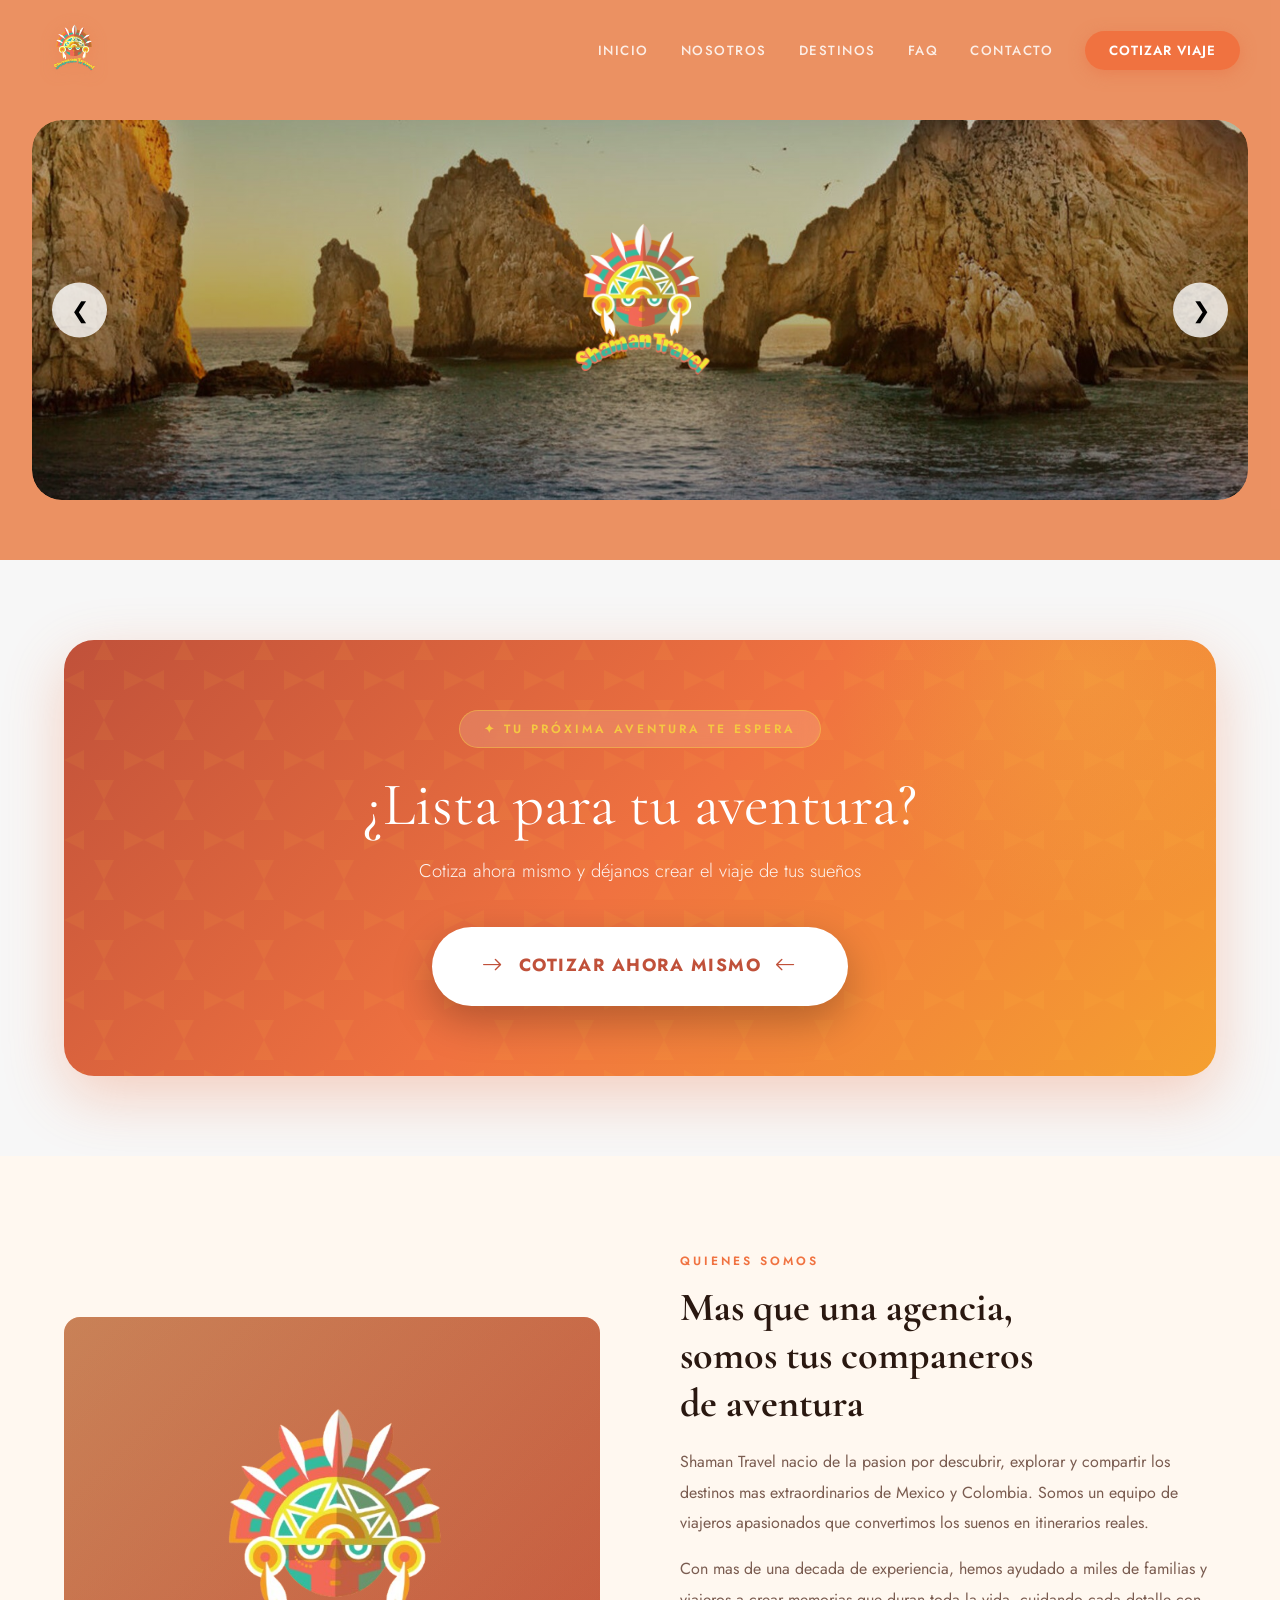
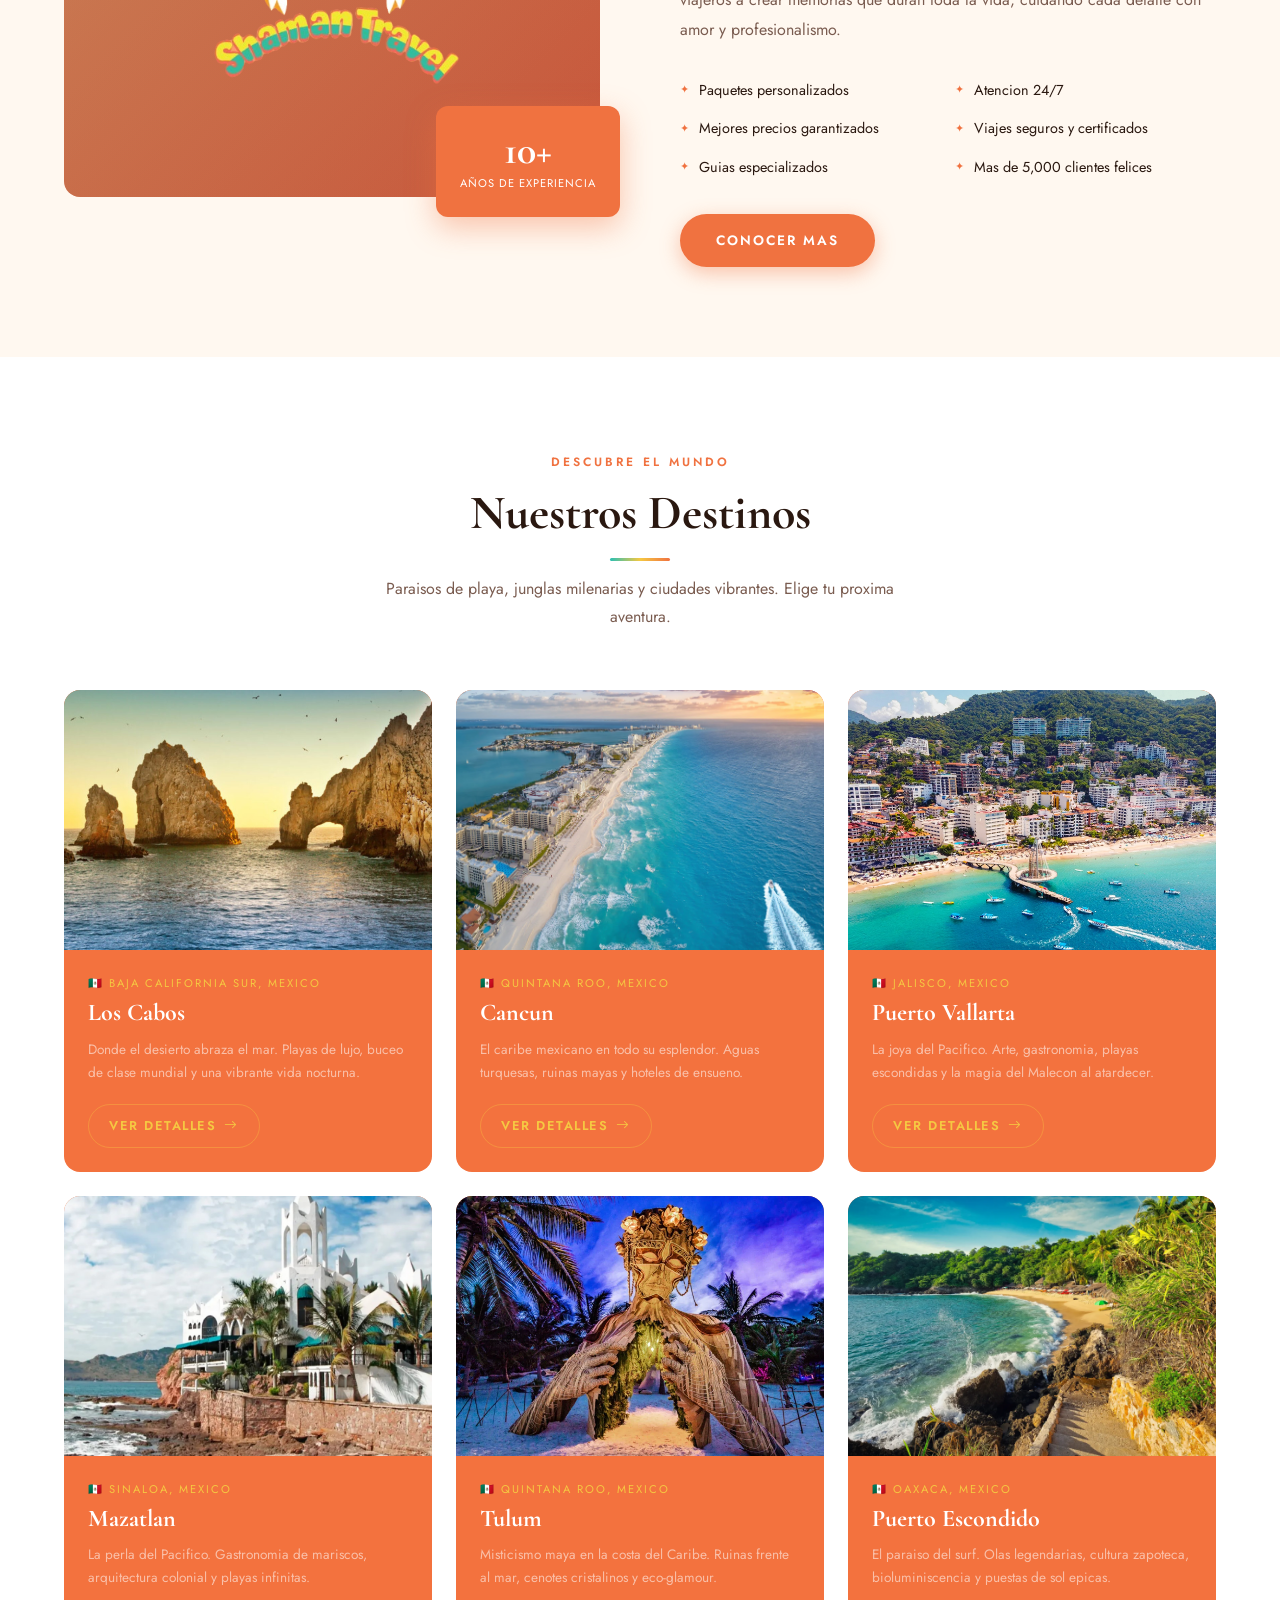
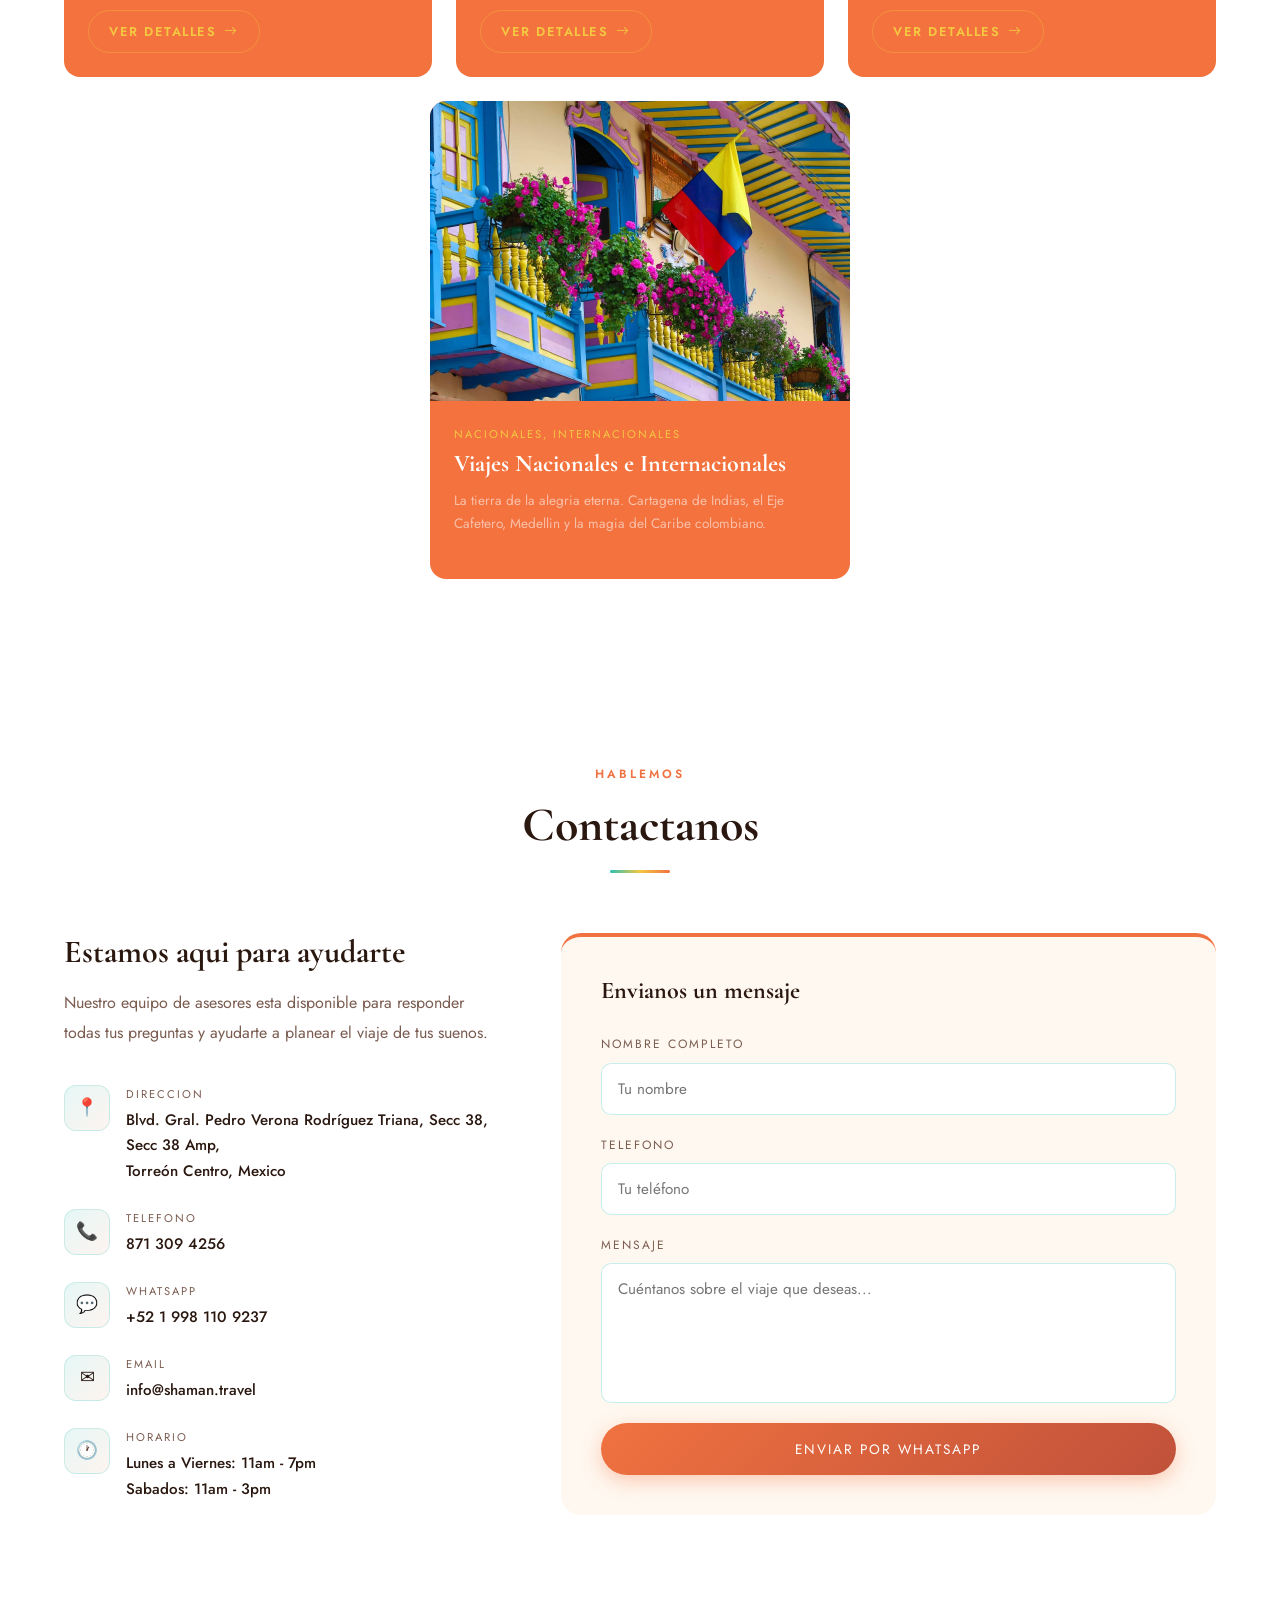
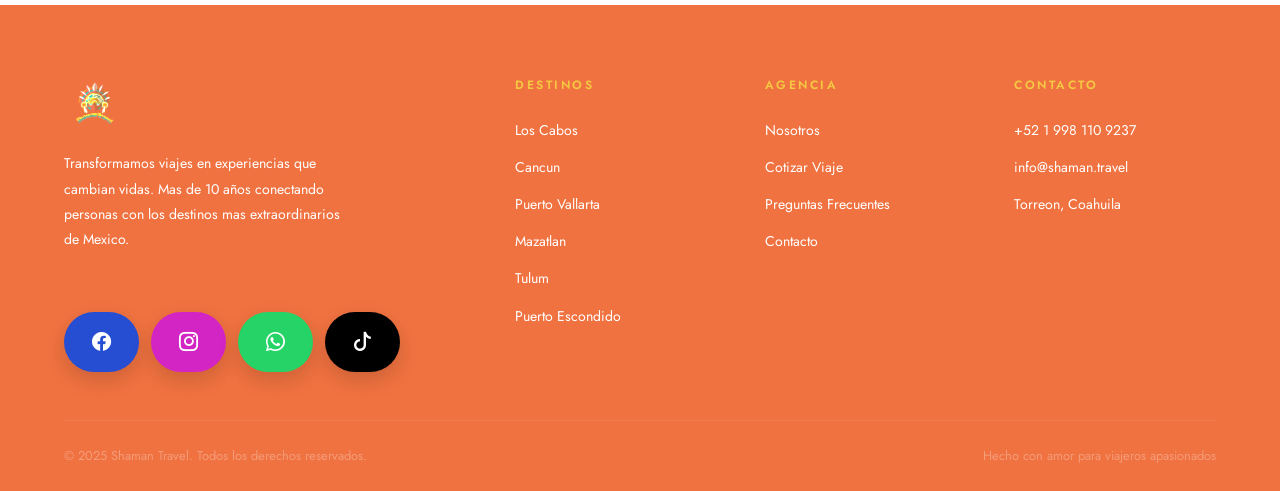
<file: index.html>
<!DOCTYPE html>
<html lang="es">
<head>
  <meta charset="UTF-8">
  <meta name="viewport" content="width=device-width, initial-scale=1.0">
  <title>Shaman Travel</title>
   <link rel="icon" type="image/png" href="img/logoSinfondo.png">
  <link rel="stylesheet" href="css/style.css">
  <link rel="stylesheet" href="https://cdn.jsdelivr.net/npm/bootstrap-icons@1.11.3/font/bootstrap-icons.min.css">
  <link rel="stylesheet" href="https://unpkg.com/aos@2.3.4/dist/aos.css">
</head>
<body>

<!-- MOBILE NAV -->
<nav class="mobile-nav" id="mobileNav">
  <button class="close-btn" id="closeMenu">
    <i class="bi bi-x-lg"></i>
  </button>

  <a href="index.html">Inicio</a>
  <a href="pages/nosotros.html">Nosotros</a>
  <a href="index.html#destinos">Destinos</a>
  <a href="index.html#cotizar">Cotizar</a>
  <a href="pages/faq.html">FAQ</a>
  <a href="index.html#contacto">Contacto</a>
</nav>

<!-- <div class="hamburger" id="hamburger">
  <span></span>
  <span></span>
  <span></span>
</div> -->

<!-- NAVBAR -->
<header class="navbar transparent" id="navbar">
  <div class="nav-inner">
    <a href="index.html">
      <img src="img/logoSinfondo.png" alt="Shaman Travel" class="logo-img">      
    </a>
    
    <ul class="nav-links">
      <li><a href="index.html">Inicio</a></li>
      <li><a href="pages/nosotros.html">Nosotros</a></li>
      <li><a href="#destinos">Destinos</a></li>
      <li><a href="pages/faq.html">FAQ</a></li>
      <li><a href="#contacto">Contacto</a></li>
      <li><a href="#cotizar" class="btn-cotizar">Cotizar Viaje</a></li>
    </ul>
    <div class="hamburger" id="hamburger">
      <span></span><span></span><span></span>
    </div>
  </div>
</header>

<!-- HERO -->
<!-- <section class="hero" id="inicio">
  <div class="hero-logo-bg"></div>
  <div class="hero-bg"></div>
  <div class="hero-pattern"></div>
  <div class="hero-content">
    <div class="hero-badge">&#10022; Agencia de Viajes Certificada</div>
    <h1>Viaja con el<br><em>alma libre</em></h1>
    <p class="hero-sub">Destinos Mexico &amp; Colombia</p>
    <p>Creamos experiencias de viaje unicas y personalizadas. Descubre los destinos mas increibles de Mexico y Colombia con la tranquilidad de un equipo experto a tu lado.</p>
    <div class="hero-btns">
      <a href="#destinos" class="btn-primary">Explorar Destinos</a>
      <a href="#cotizar" class="btn-outline">Cotizar mi Viaje</a>
    </div>
  </div>
  <div class="hero-scroll">
    <div class="scroll-line"></div>
    
  </div>
</section> -->

<section class="hero-slider">

  <div class="slider-container">

    <div class="slide active">
      <img src="img/destinos/loscabos.jpg" alt="Los Cabos">

      <div class="slide-center">
        <img src="img/logoSinfondo.png" alt="Shaman Travel">
        <!-- <span>Los Cabos</span> -->
      </div>
    </div>

    <div class="slide">
      <img src="img/destinos/cancun2.webp" alt="Cancún">
      <div class="slide-center">
        <img src="img/logoSinfondo.png" alt="Shaman Travel">
        <!-- <span>Cancún</span> -->
      </div>
    </div>

    <div class="slide">
      <img src="img/destinos/TULUM-1.webp" alt="Tulum">
      <div class="slide-center">
        <img src="img/logoSinfondo.png" alt="Shaman Travel">
        <!-- <span>Tulum</span> -->
      </div>
    </div>

    <!-- Flechas -->
    <button class="slider-btn prev">&#10094;</button>
    <button class="slider-btn next">&#10095;</button>

  </div>

</section>


<!-- COTIZAR -->
<section id="cotizar" class="quote-cta-section">
  <div class="container">
    <div class="quote-cta-box">
      <div class="quote-cta-content">
        <span class="quote-cta-tag">✦ Tu próxima aventura te espera</span>
        <h2>¿Lista para tu aventura?</h2>
        <p>Cotiza ahora mismo y déjanos crear el viaje de tus sueños</p>
        <a href="https://reservas.shaman.travel" class="btn-cta-grande">
          <i class="bi bi-arrow-right"></i>
          Cotizar Ahora Mismo
          <i class="bi bi-arrow-left"></i>
        </a>
      </div>
    </div>
  </div>
</section>

<!-- MISION / VISION / OBJETIVO -->
<!-- <section class="mvision" id="mvision">
  <div class="container">
    <div class="section-header" data-aos="fade-up">
      <span class="section-tag">Nuestra Esencia</span>
      <h2>Lo que nos mueve</h2>
      <div class="divider"></div>
    </div>
    <div class="cards-grid">
      <div class="mv-card reveal reveal-delay-1">
        <div class="mv-icon">&#128203;</div>
        <h3>Mision</h3>
        <p>Conectar a nuestros viajeros con las maravillas del mundo, ofreciendo servicios turisticos personalizados, seguros y memorables que superen sus expectativas y creen experiencias transformadoras de vida.</p>
      </div>
      <div class="mv-card reveal reveal-delay-2">
        <div class="mv-icon">&#127756;</div>
        <h3>Vision</h3>
        <p>Ser la agencia de viajes de referencia en Mexico y Latinoamerica, reconocida por la calidad excepcional de nuestros servicios, la autenticidad de nuestras experiencias y la profunda satisfaccion de nuestros clientes.</p>
      </div>
      <div class="mv-card reveal reveal-delay-3">
        <div class="mv-icon">&#127919;</div>
        <h3>Objetivo</h3>
        <p>Disenar y gestionar viajes unicos e irrepetibles que conecten a cada viajero con la esencia de cada destino, respetando el medio ambiente, las culturas locales y el bienestar de nuestros clientes.</p>
      </div>
    </div>
  </div>
</section> -->

<!-- SOBRE NOSOTROS -->
<section class="about-home" id="sobre">
  <div class="container">
    <div class="about-flex">
      <div class="about-visual reveal">
        <div class="about-img-main">
          <img src="img/logoSinfondo.png" alt="Shaman Travel" class="about-logo">
        </div>
        <div class="about-badge">
          <div class="num">10+</div>
          <div class="label">Años de Experiencia</div>
        </div>
      </div>
      <div class="about-text reveal reveal-delay-2">
        <span class="section-tag">Quienes somos</span>
        <h2>Mas que una agencia,<br>somos tus companeros<br>de aventura</h2>
        <p>Shaman Travel nacio de la pasion por descubrir, explorar y compartir los destinos mas extraordinarios de Mexico y Colombia. Somos un equipo de viajeros apasionados que convertimos los suenos en itinerarios reales.</p>
        <p>Con mas de una decada de experiencia, hemos ayudado a miles de familias y viajeros a crear memorias que duran toda la vida, cuidando cada detalle con amor y profesionalismo.</p>
        <div class="about-features">
          <div class="feature-item">Paquetes personalizados</div>
          <div class="feature-item">Atencion 24/7</div>
          <div class="feature-item">Mejores precios garantizados</div>
          <div class="feature-item">Viajes seguros y certificados</div>
          <div class="feature-item">Guias especializados</div>
          <div class="feature-item">Mas de 5,000 clientes felices</div>
        </div>
        <br>
        <a href="pages/nosotros.html" class="btn-primary" style="display:inline-block;margin-top:8px;">Conocer mas</a>
      </div>
    </div>
  </div>
</section>

<!-- DESTINOS -->
<section class="destinations" id="destinos">
  <div class="container">
    <div class="section-header" data-aos="fade-up">
      <span class="section-tag">Descubre el mundo</span>
      <h2>Nuestros Destinos</h2>
      <div class="divider"></div>
      <p>Paraisos de playa, junglas milenarias y ciudades vibrantes. Elige tu proxima aventura.</p>
    </div>
    <div class="dest-grid">
      <div class="dest-card reveal reveal-delay-1">
        <div class="dest-img dest-bg-cabos">
          <div class="dest-overlay"></div>
          <!-- <span style="position:relative;z-index:1;font-size:4rem">&#127958;</span> -->
        </div>
        <div class="dest-body">
          <div class="dest-country">&#127474;&#127485; Baja California Sur, Mexico</div>
          <h3>Los Cabos</h3>
          <p>Donde el desierto abraza el mar. Playas de lujo, buceo de clase mundial y una vibrante vida nocturna.</p>
          <a href="pages/los-cabos.html" class="btn-details">Ver detalles <i class="bi bi-arrow-right"></i></a>
        </div>
      </div>
      <div class="dest-card reveal reveal-delay-2">
        <div class="dest-img dest-bg-cancun">
          <div class="dest-overlay"></div>
          <!-- <span style="position:relative;z-index:1;font-size:4rem">&#127754;</span> -->
        </div>
        <div class="dest-body">
          <div class="dest-country">&#127474;&#127485; Quintana Roo, Mexico</div>
          <h3>Cancun</h3>
          <p>El caribe mexicano en todo su esplendor. Aguas turquesas, ruinas mayas y hoteles de ensueno.</p>
          <a href="pages/cancun.html" class="btn-details">Ver detalles <i class="bi bi-arrow-right"></i></a>
        </div>
      </div>
      <div class="dest-card reveal reveal-delay-3">
        <div class="dest-img dest-bg-vallarta">
          <div class="dest-overlay"></div>
          <!-- <span style="position:relative;z-index:1;font-size:4rem">&#9973;</span> -->
        </div>
        <div class="dest-body">
          <div class="dest-country">&#127474;&#127485; Jalisco, Mexico</div>
          <h3>Puerto Vallarta</h3>
          <p>La joya del Pacifico. Arte, gastronomia, playas escondidas y la magia del Malecon al atardecer.</p>
          <a href="pages/puerto-vallarta.html" class="btn-details">Ver detalles <i class="bi bi-arrow-right"></i></a>
        </div>
      </div>
      <div class="dest-card reveal reveal-delay-1">
        <div class="dest-img dest-bg-mazatlan">
          <div class="dest-overlay"></div>
          <!-- <span style="position:relative;z-index:1;font-size:4rem">&#129424;</span> -->
        </div>
        <div class="dest-body">
          <div class="dest-country">&#127474;&#127485; Sinaloa, Mexico</div>
          <h3>Mazatlan</h3>
          <p>La perla del Pacifico. Gastronomia de mariscos, arquitectura colonial y playas infinitas.</p>
          <a href="pages/mazatlan.html" class="btn-details">Ver detalles <i class="bi bi-arrow-right"></i></a>
        </div>
      </div>
      <div class="dest-card reveal reveal-delay-2">
        <div class="dest-img dest-bg-tulum">
          <div class="dest-overlay"></div>
          <!-- <span style="position:relative;z-index:1;font-size:4rem">&#127963;</span> -->
        </div>
        <div class="dest-body">
          <div class="dest-country">&#127474;&#127485; Quintana Roo, Mexico</div>
          <h3>Tulum</h3>
          <p>Misticismo maya en la costa del Caribe. Ruinas frente al mar, cenotes cristalinos y eco-glamour.</p>
          <a href="pages/tulum.html" class="btn-details">Ver detalles <i class="bi bi-arrow-right"></i></a>
        </div>
      </div>
      <div class="dest-card reveal reveal-delay-3">
        <div class="dest-img dest-bg-escondido">
          <div class="dest-overlay"></div>
          <!-- <span style="position:relative;z-index:1;font-size:4rem">&#127940;</span> -->
        </div>
        <div class="dest-body">
          <div class="dest-country">&#127474;&#127485; Oaxaca, Mexico</div>
          <h3>Puerto Escondido</h3>
          <p>El paraiso del surf. Olas legendarias, cultura zapoteca, bioluminiscencia y puestas de sol epicas.</p>
          <a href="pages/puerto-escondido.html" class="btn-details">Ver detalles <i class="bi bi-arrow-right"></i></a>
        </div>
      </div>
      <div class="dest-card reveal reveal-delay-1" style="grid-column:1/-1;max-width:420px;margin:0 auto;">
        <div class="dest-img dest-bg-colombia" style="height:300px;">
          <div class="dest-overlay"></div>
          <!-- <span style="position:relative;z-index:1;font-size:4rem">&#127802;</span> -->
        </div>
        <div class="dest-body">
          <div class="dest-country">
            <!-- &#127464;&#127476;  -->
            Nacionales, Internacionales</div>
          <h3>Viajes Nacionales e Internacionales</h3>
          <p>La tierra de la alegria eterna. Cartagena de Indias, el Eje Cafetero, Medellin y la magia del Caribe colombiano.</p>
          <!-- <a href="pages/colombia.html" class="btn-details">Ver detalles <i class="bi bi-arrow-right"></i></a> -->
        </div>
      </div>
    </div>
  </div>
</section>



<!-- CONTACTO -->
<section class="contact" id="contacto">
  <div class="container">
    <div class="section-header" data-aos="fade-up">
      <span class="section-tag">Hablemos</span>
      <h2>Contactanos</h2>
      <div class="divider"></div>
    </div>
    <div class="contact-grid">
      <div class="contact-info reveal">
        <h3>Estamos aqui para ayudarte</h3>
        <p>Nuestro equipo de asesores esta disponible para responder todas tus preguntas y ayudarte a planear el viaje de tus suenos.</p>
        <div class="contact-items">
          <div class="contact-item">
            <div class="c-icon">&#128205;</div>
            <div>
              <div class="c-label">Direccion</div>
              <div class="c-value">
              Blvd. Gral. Pedro Verona Rodríguez Triana, Secc 38, Secc 38 Amp,<br>Torreón Centro, Mexico</div>
            </div>
          </div>
          <div class="contact-item">
            <div class="c-icon">&#128222;</div>
            <div>
              <div class="c-label">Telefono</div>
              <div class="c-value">871 309 4256</div>
            </div>
          </div>
          <div class="contact-item">
            <div class="c-icon">&#128172;</div>
            <div>
              <div class="c-label">WhatsApp</div>
              <div class="c-value">+52 1 998 110 9237</div>
            </div>
          </div>
          <div class="contact-item">
            <div class="c-icon">&#9993;</div>
            <div>
              <div class="c-label">Email</div>
              <div class="c-value">info@shaman.travel</div>
            </div>
          </div>
          <div class="contact-item">
            <div class="c-icon">&#128336;</div>
            <div>
              <div class="c-label">Horario</div>
              <div class="c-value">Lunes a Viernes: 11am - 7pm<br>Sabados: 11am - 3pm</div>
            </div>
          </div>
        </div>
        <!-- <div class="social-links">
          <a href="#" class="social-link" title="Facebook"><i class="bi bi-facebook"></i></a>
          <a href="#" class="social-link" title="Instagram"><i class="bi bi-instagram"></i></a>
          <a href="#" class="social-link" title="WhatsApp"><i class="bi bi-whatsapp"></i></a>
          <a href="#" class="social-link" title="TikTok"><i class="bi bi-tiktok"></i></a>
        </div> -->
      </div>
      <div class="contact-form reveal reveal-delay-2">
        <h4>Envianos un mensaje</h4>        
        <form id="contactForm">
          <div class="cf-group">
            <label>Nombre completo</label>
            <input type="text" id="nombre" placeholder="Tu nombre" required>
          </div>
          <div class="cf-group">
            <label>Telefono</label>
           <input type="tel" id="telefono" placeholder="Tu teléfono" pattern="[0-9]{10}" required>
          </div>
          <!-- <div class="cf-group">
            <label>Asunto</label>
            <input type="text" placeholder="En que podemos ayudarte?" name="asunto">
          </div> -->
          <div class="cf-group">
            <label>Mensaje</label>
            <textarea rows="5" id="mensaje" placeholder="Cuéntanos sobre el viaje que deseas..." required ></textarea>
          </div>
          <button type="submit" class="btn-send">Enviar por WhatsApp</button>
        </form>
       
      </div>
    </div>
  </div>
</section>

<!-- FOOTER -->
<footer class="footer">
  <div class="container">
    <div class="footer-grid">
      <div class="footer-brand">
        <img src="img/logoSinfondo.png" alt="Shaman Travel" class="footer-logo-img">
        <p>Transformamos viajes en experiencias que cambian vidas. Mas de 10 años conectando personas con los destinos mas extraordinarios de Mexico.</p>
        <br>
        <div class="social-links">
          <a href="https://www.facebook.com/shamantravelcancun"  class="facebook-footer-btn"><i class="bi bi-facebook"></i></a>
          <a href="https://www.instagram.com/shaman_travelmx/" class="instagram-footer-btn"><i class="bi bi-instagram"></i></a>
          <a href="https://wa.me/5219981109237" class="whatsapp-footer-btn" target="_blank"><i class="bi bi-whatsapp"></i>            
          <a href="https://www.tiktok.com/@shamantravel?lang=es-419" class="tiktok-footer-btn"><i class="bi bi-tiktok"></i></a>
        </div>
      </div>
      <div class="footer-col">
        <h5>Destinos</h5>
        <ul class="footer-links">
          <li><a href="pages/los-cabos.html">Los Cabos</a></li>
          <li><a href="pages/cancun.html">Cancun</a></li>
          <li><a href="pages/puerto-vallarta.html">Puerto Vallarta</a></li>
          <li><a href="pages/mazatlan.html">Mazatlan</a></li>
          <li><a href="pages/tulum.html">Tulum</a></li>
          <li><a href="pages/puerto-escondido.html">Puerto Escondido</a></li>
          <!-- <li><a href="pages/colombia.html">Colombia</a></li> -->
        </ul>
      </div>
      <div class="footer-col">
        <h5>Agencia</h5>
        <ul class="footer-links">
          <li><a href="pages/nosotros.html">Nosotros</a></li>
          <li><a href="#cotizar">Cotizar Viaje</a></li>
          <li><a href="pages/faq.html">Preguntas Frecuentes</a></li>
          <li><a href="#contacto">Contacto</a></li>
        </ul>
      </div>
      <div class="footer-col">
        <h5>Contacto</h5>
        <ul class="footer-links">
          <li><a href="tel:+5219981109237">+52 1 998 110 9237</a></li>
          <li><a href="mailto:info@shaman.travel">info@shaman.travel</a></li>
          <!-- <a href="https://wa.me/528449876543" class="whatsapp-footer-btn" target="_blank">
          <i class="bi bi-whatsapp"></i>
          3341140707
        </a> -->
          <li><a href="#">Torreon, Coahuila</a></li>
        </ul>
      </div>
    </div>
    <div class="footer-bottom">
      <p>&copy; 2025 Shaman Travel. Todos los derechos reservados.</p>
      <p>Hecho con amor para viajeros apasionados</p>
    </div>
  </div>
</footer>

<div id="toast" class="toast"></div>
<script src="https://unpkg.com/aos@2.3.4/dist/aos.js"></script>
<script src="js/main.js"></script>
<script>AOS.init({ duration: 800, once: true, offset: 80 });</script>
</body>
</html>
</file>
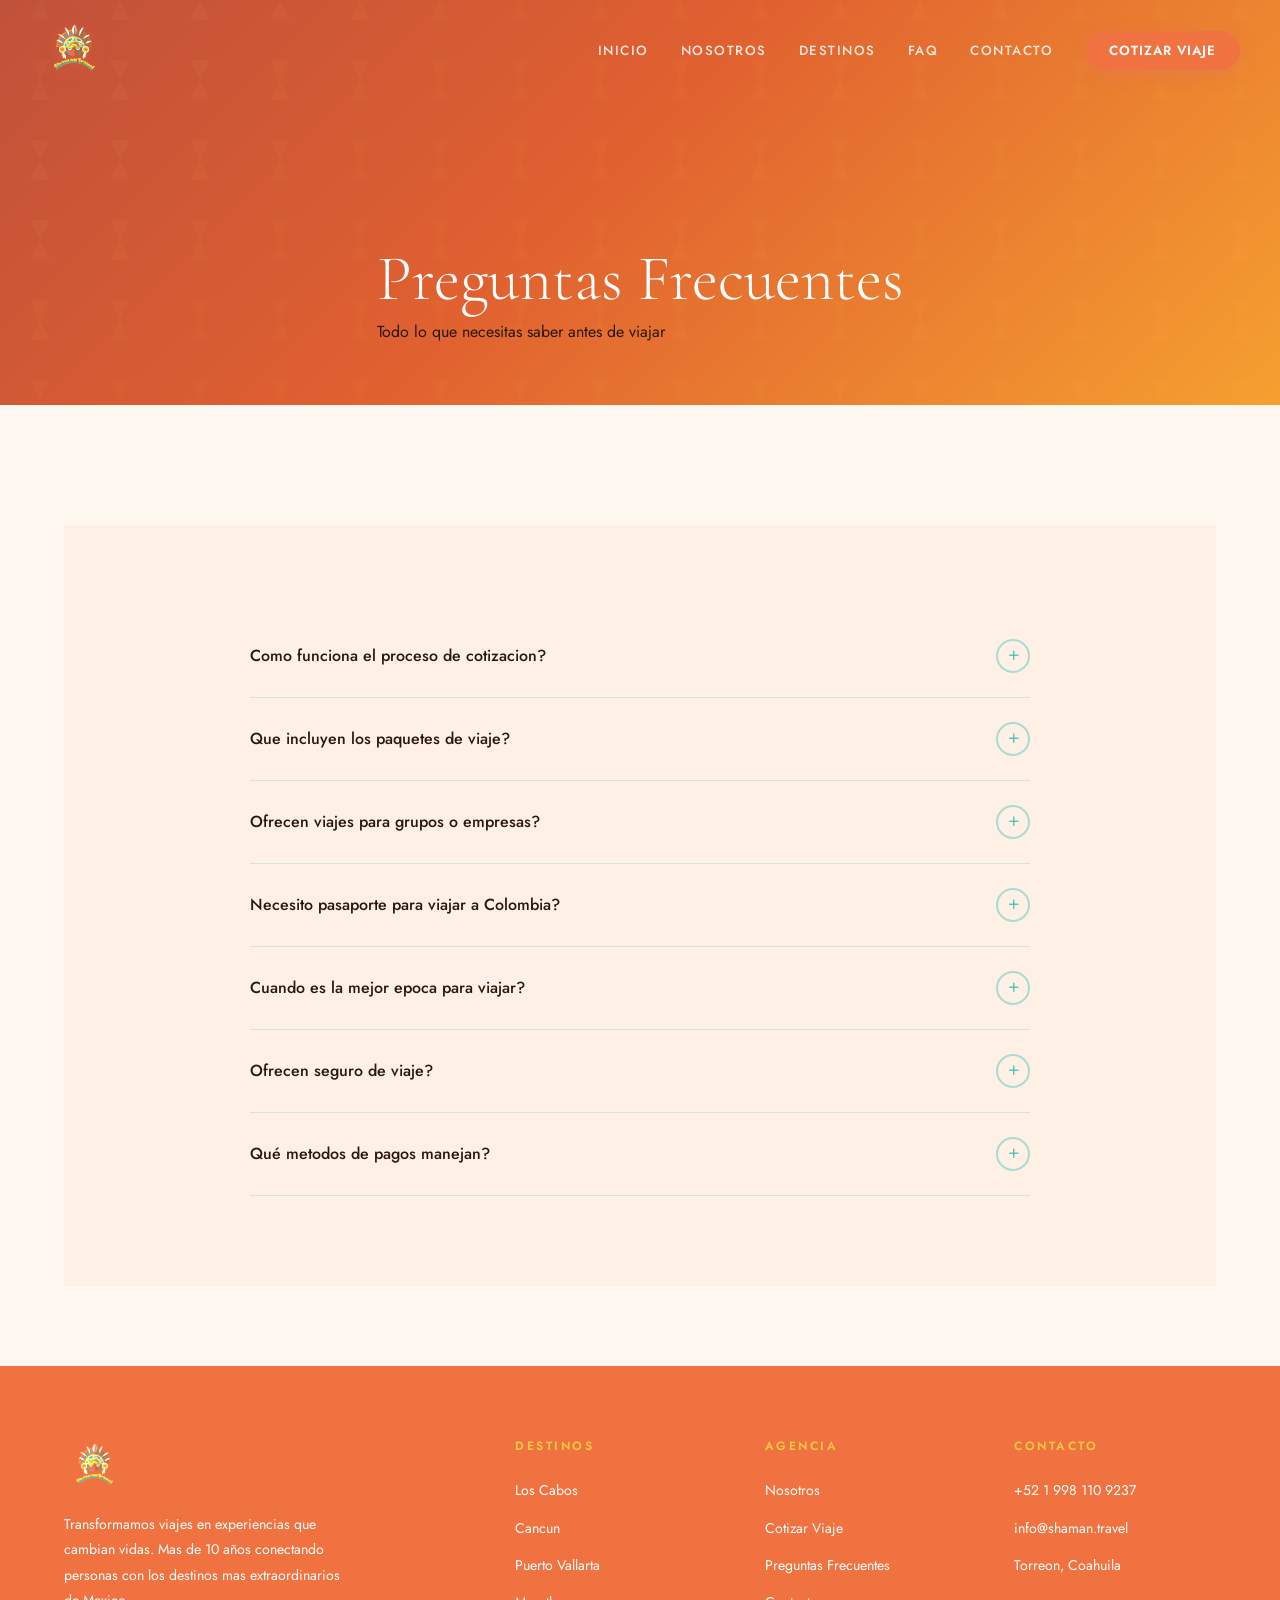
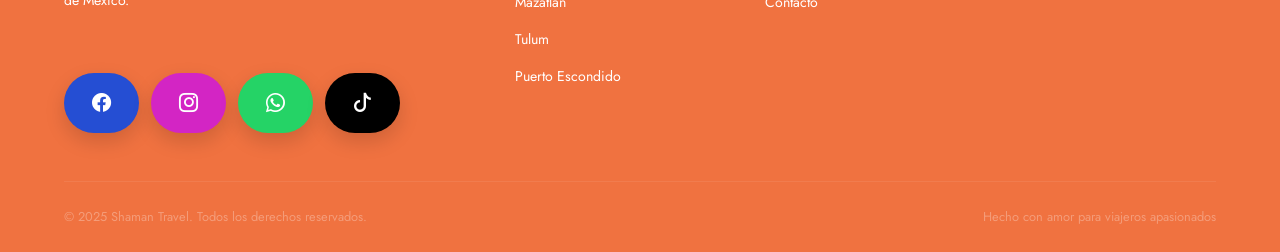
<file: pages/faq.html>
<!DOCTYPE html>
<html lang="es">
<head>
  <meta charset="UTF-8">
  <meta name="viewport" content="width=device-width, initial-scale=1.0">
  <title>Preguntas Frecuentes — Shaman Travel</title>
  <link rel="icon" type="image/png" href="../img/logoSinfondo.png">
  <link rel="stylesheet" href="../css/style.css">
  <link rel="stylesheet" href="https://cdn.jsdelivr.net/npm/bootstrap-icons@1.11.3/font/bootstrap-icons.min.css">
</head>
<body>

<!-- MOBILE NAV -->
<nav class="mobile-nav" id="mobileNav">
  <button class="close-btn" id="closeMenu">
    <i class="bi bi-x-lg"></i>
  </button>

  <a href="../index.html">Inicio</a>
  <a href="../pages/nosotros.html">Nosotros</a>
  <a href="../index.html#destinos">Destinos</a>
  <a href="../index.html#cotizar">Cotizar</a>
  <a href="../pages/faq.html">FAQ</a>
  <a href="../index.html#contacto">Contacto</a>
</nav>

<!-- NAVBAR -->
<header class="navbar transparent" id="navbar">
  <div class="nav-inner">
    <a href="../index.html">
      <img src="../img/logoSinfondo.png" alt="Shaman Travel" class="logo-img">      
    </a>
    
    <ul class="nav-links">
      <li><a href="../index.html">Inicio</a></li>
      <li><a href="../pages/nosotros.html">Nosotros</a></li>
      <li><a href="../index.html#destinos">Destinos</a></li>
      <li><a href="../pages/faq.html">FAQ</a></li>
      <li><a href="../index.html#contacto">Contacto</a></li>
      <li><a href="../index.html#cotiza" class="btn-cotizar">Cotizar Viaje</a></li>
    </ul>
    <div class="hamburger" id="hamburger">
      <span></span><span></span><span></span>
    </div>
  </div>
</header>


<section class="page-hero">    
  <div class="container">
    <h1>Preguntas Frecuentes</h1>
    <p>Todo lo que necesitas saber antes de viajar</p>
  </div>
</section>

<section class="faq-page" style="padding:120px 0 80px;">
  <div class="container">
    <!-- <div class="section-title center">
      <h2>Preguntas Frecuentes</h2>
      <p>Resolvemos tus dudas antes de que hagas tu próxima aventura</p>
    </div> -->

    <!-- FAQ -->
<section class="faq" id="faq">
  <div class="container">
    <!-- <div class="section-header" data-aos="fade-up">
      <span class="section-tag">Resolvemos tus dudas</span>
      <h2>Preguntas Frecuentes</h2>
      <div class="divider"></div>
    </div> -->
    <div class="faq-list reveal">
      <div class="faq-item">
        <div class="faq-question">
          <h4>Como funciona el proceso de cotizacion?</h4>
          <div class="faq-icon"><i class="bi bi-plus"></i></div>
        </div>
        <div class="faq-answer">
          <p>Es muy sencillo. Completa nuestro formulario de cotizacion con tu destino, fechas y numero de viajeros. En menos de 24 horas, uno de nuestros asesores especializados te contactara con una propuesta personalizada y sin compromiso.</p>
        </div>
      </div>
      <div class="faq-item">
        <div class="faq-question">
          <h4>Que incluyen los paquetes de viaje?</h4>
          <div class="faq-icon"><i class="bi bi-plus"></i></div>
        </div>
        <div class="faq-answer">
          <p>Nuestros paquetes incluyen vuelos redonos, hotel, traslados aeropuerto, tours y actividades, seguro de viaje y asistencia 24/7. Cada paquete es personalizado segun tus necesidades y presupuesto. Te especificamos exactamente que incluye tu cotizacion antes de cualquier pago.</p>
        </div>
      </div>
      <!-- <div class="faq-item">
        <div class="faq-question">
          <h4>Cual es la politica de cancelacion?</h4>
          <div class="faq-icon"><i class="bi bi-plus"></i></div>
        </div>
        <div class="faq-answer">
          <p>Entendemos que los planes pueden cambiar. Cancelaciones con mas de 30 dias de anticipacion tienen reembolso del 80%. Entre 15-30 dias, 50%. Menos de 15 dias, segun las politicas del proveedor. Siempre recomendamos contratar seguro de viaje para mayor proteccion.</p>
        </div>
      </div> -->
      <div class="faq-item">
        <div class="faq-question">
          <h4>Ofrecen viajes para grupos o empresas?</h4>
          <div class="faq-icon"><i class="bi bi-plus"></i></div>
        </div>
        <div class="faq-answer">
          <p>Si! Somos especialistas en viajes grupales, convenciones, teambuilding e incentivos empresariales. Podemos organizar eventos completos con logistica personalizada.</p>
        </div>
      </div>
      <div class="faq-item">
        <div class="faq-question">
          <h4>Necesito pasaporte para viajar a Colombia?</h4>
          <div class="faq-icon"><i class="bi bi-plus"></i></div>
        </div>
        <div class="faq-answer">
          <p>Los ciudadanos mexicanos pueden viajar a Colombia con su pasaporte vigente sin necesidad de visa, por hasta 90 dias. Te recomendamos que tu pasaporte tenga al menos 6 meses de vigencia al momento del viaje. Nuestro equipo te guiara en todos los requisitos de documentacion.</p>
        </div>
      </div>
      <div class="faq-item">
        <div class="faq-question">
          <h4>Cuando es la mejor epoca para viajar?</h4>
          <div class="faq-icon"><i class="bi bi-plus"></i></div>
        </div>
        <div class="faq-answer">
          <p>Cada destino tiene su temporada ideal. En general, noviembre a abril son excelentes para el Caribe mexicano y Los Cabos. Puerto Escondido es mejor de mayo a octubre para el surf. Colombia tiene clima agradable todo el año. En la ficha de cada destino encontraras informacion detallada sobre el clima.</p>
        </div>
      </div>
      <div class="faq-item">
        <div class="faq-question">
          <h4>Ofrecen seguro de viaje?</h4>
          <div class="faq-icon"><i class="bi bi-plus"></i></div>
        </div>
        <div class="faq-answer">
          <p>Si, trabajamos con las principales aseguradoras de viaje y podemos incluirlo en tu paquete. El seguro cubre asistencia medica, cancelaciones, perdida de equipaje y mas. Altamente recomendado para viajes internacionales.</p>
        </div>
      </div>
      <div class="faq-item">
        <div class="faq-question">
          <h4>Qué metodos de pagos manejan?</h4>
          <div class="faq-icon"><i class="bi bi-plus"></i></div>
        </div>
        <div class="faq-answer">
          <p>Aceptamos pagos en efectivo, transferencias o en cierto casos entra a msi dependiendo el banco y hotel, aunque esta ultima opcion puede incremenetar el costo por el servicio.</p>
        </div>
      </div>
    </div>
  </div>
</section>
    
  </div>
</section>

<footer class="footer">
  <div class="container">
    <div class="footer-grid">
      <div class="footer-brand">
        <img src="../img/logoSinfondo.png" alt="Shaman Travel" class="footer-logo-img">
        <p>Transformamos viajes en experiencias que cambian vidas. Mas de 10 años conectando personas con los destinos mas extraordinarios de Mexico.</p>
        <br>
        <div class="social-links">
          <a href="https://www.facebook.com/shamantravelcancun"  class="facebook-footer-btn"><i class="bi bi-facebook"></i></a>
          <a href="https://www.instagram.com/shaman_travelmx/" class="instagram-footer-btn"><i class="bi bi-instagram"></i></a>
          <a href="https://wa.me/5219981109237" class="whatsapp-footer-btn" target="_blank"><i class="bi bi-whatsapp"></i>            
          <a href="https://www.tiktok.com/@shamantravel?lang=es-419" class="tiktok-footer-btn"><i class="bi bi-tiktok"></i></a>
        </div>
      </div>
      <div class="footer-col">
        <h5>Destinos</h5>
        <ul class="footer-links">
          <li><a href="los-cabos.html">Los Cabos</a></li>
          <li><a href="cancun.html">Cancun</a></li>
          <li><a href="puerto-vallarta.html">Puerto Vallarta</a></li>
          <li><a href="mazatlan.html">Mazatlan</a></li>
          <li><a href="tulum.html">Tulum</a></li>
          <li><a href="puerto-escondido.html">Puerto Escondido</a></li>
          <!-- <li><a href="pages/colombia.html">Colombia</a></li> -->
        </ul>
      </div>
      <div class="footer-col">
        <h5>Agencia</h5>
        <ul class="footer-links">
          <li><a href="nosotros.html">Nosotros</a></li>
          <li><a href="../index.html#cotizar">Cotizar Viaje</a></li>
          <li><a href="faq.html">Preguntas Frecuentes</a></li>
          <li><a href="../index.html#contacto">Contacto</a></li>
        </ul>
      </div>
      <div class="footer-col">
        <h5>Contacto</h5>
        <ul class="footer-links">
          <li><a href="tel:+5219981109237">+52 1 998 110 9237</a></li>
          <li><a href="mailto:info@shaman.travel">info@shaman.travel</a></li>
          <!-- <a href="https://wa.me/528449876543" class="whatsapp-footer-btn" target="_blank">
          <i class="bi bi-whatsapp"></i>
          3341140707
        </a> -->
          <li><a href="#">Torreon, Coahuila</a></li>
        </ul>
      </div>
    </div>
    <div class="footer-bottom">
      <p>&copy; 2025 Shaman Travel. Todos los derechos reservados.</p>
      <p>Hecho con amor para viajeros apasionados</p>
    </div>
  </div>
</footer>

<script src="../js/main.js"></script>
</body>
</html>
</file>
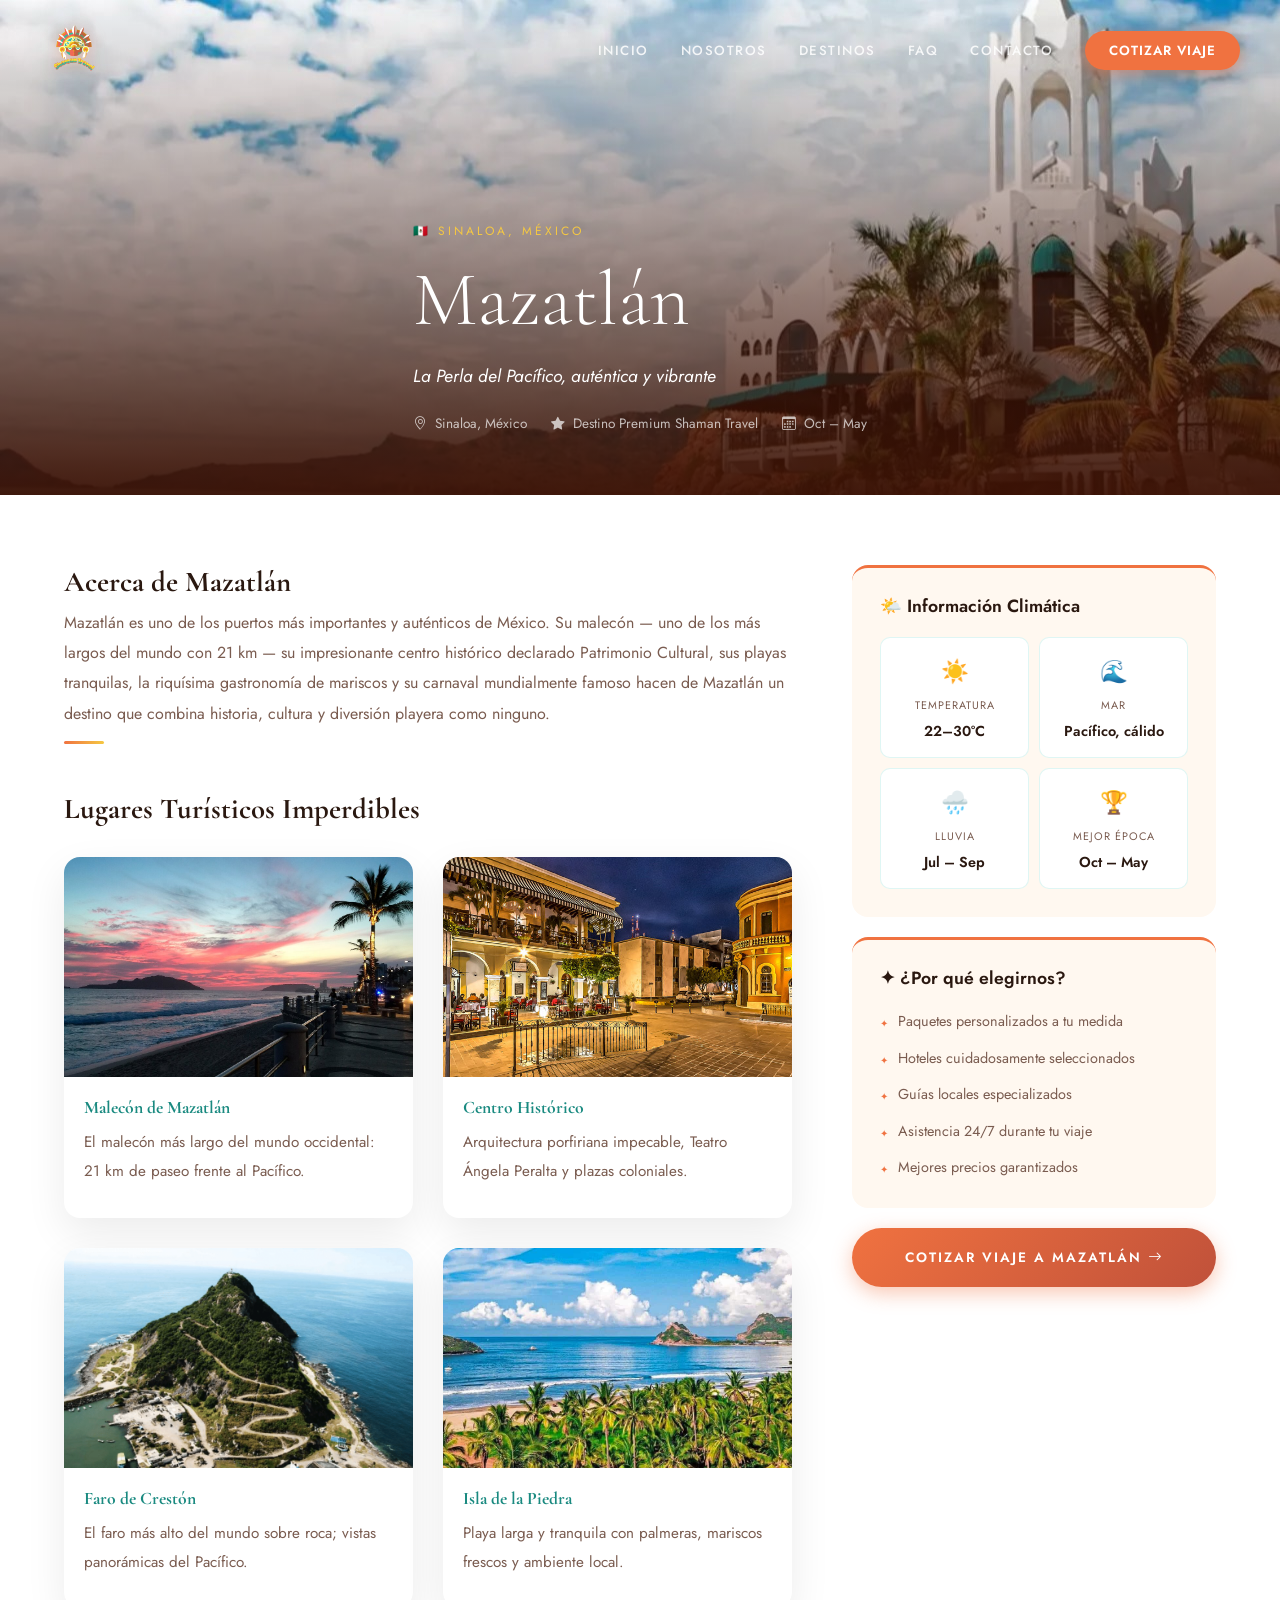
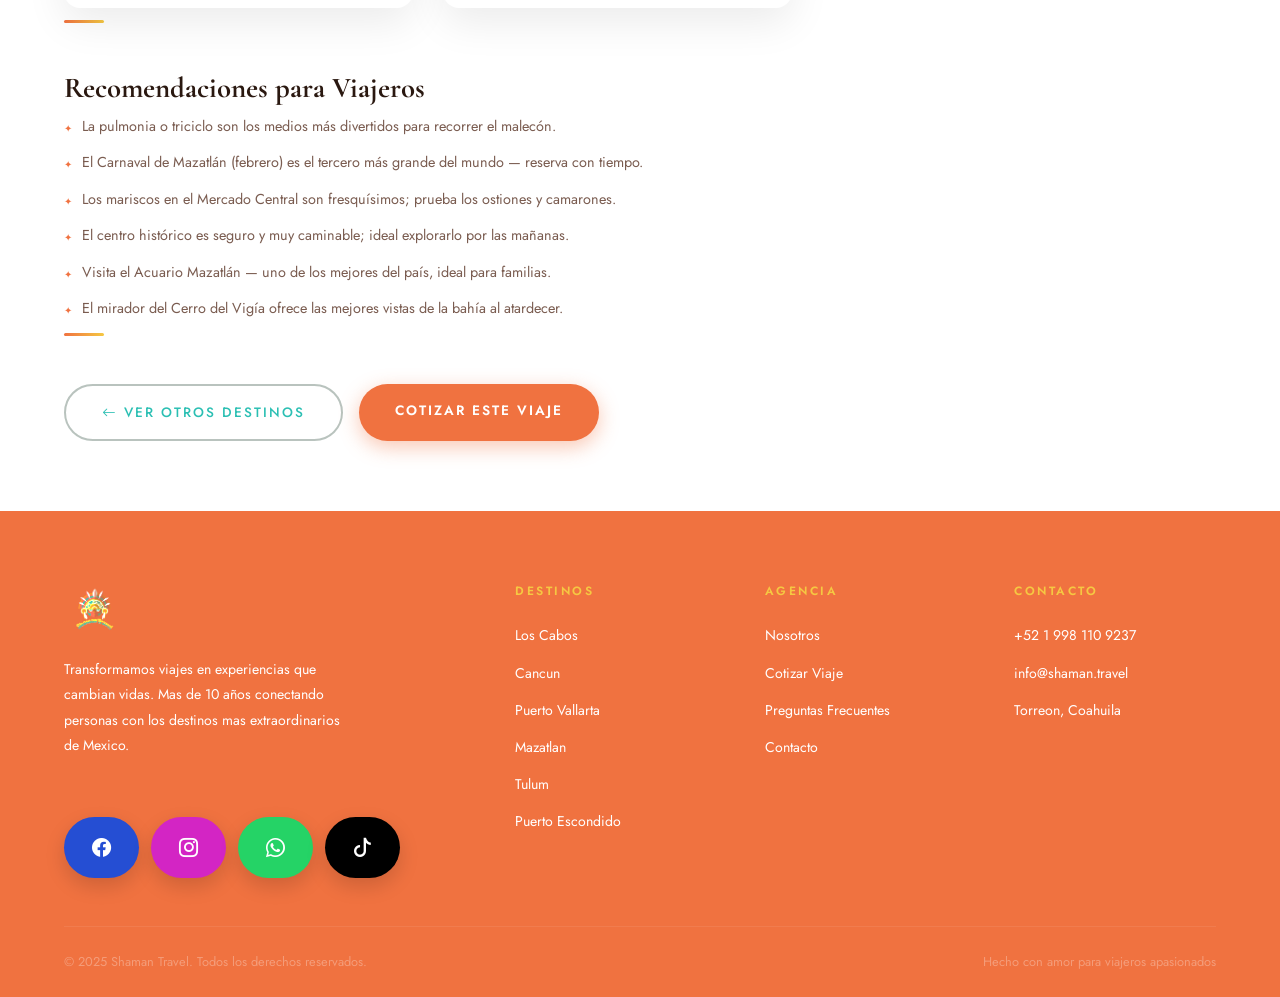
<file: pages/mazatlan.html>
<!DOCTYPE html>
<html lang="es">
<head>
  <meta charset="UTF-8">
  <meta name="viewport" content="width=device-width, initial-scale=1.0">
  <title>Mazatlán — Shaman Travel</title>
  <link rel="icon" type="image/png" href="../img/logoSinfondo.png">
  <link rel="stylesheet" href="../css/style.css">
  <link rel="stylesheet" href="https://cdn.jsdelivr.net/npm/bootstrap-icons@1.11.3/font/bootstrap-icons.min.css">
  <link rel="stylesheet" href="https://unpkg.com/aos@2.3.4/dist/aos.css">
</head>
<body>

<!-- MOBILE NAV -->
<nav class="mobile-nav" id="mobileNav">
  <button class="close-btn" id="closeMenu">
    <i class="bi bi-x-lg"></i>
  </button>

  <a href="../index.html">Inicio</a>
  <a href="nosotros.html">Nosotros</a>
  <a href="../index.html#destinos">Destinos</a>
  <a href="../index.html#cotizar">Cotizar</a>
  <a href="faq.html">FAQ</a>
  <a href="../index.html#contacto">Contacto</a>
</nav>

<header class="navbar scrolled" id="navbar">
  <div class="nav-inner">
    <a href="../index.html">
      <img src="../img/logoSinfondo.png" alt="Shaman Travel" class="logo-img">
      <!-- <span class="logo-icon">🌿</span> -->
      <!-- SHAMAN <span>TRAVEL</span> -->
    </a>
    <ul class="nav-links">
      <li><a href="../index.html">Inicio</a></li>
      <li><a href="nosotros.html">Nosotros</a></li>
      <li><a href="../index.html#destinos">Destinos</a></li>
      <li><a href="faq.html">FAQ</a></li>
      <li><a href="../index.html#contacto">Contacto</a></li>
      <li><a href="../index.html#cotizar" class="btn-cotizar">Cotizar Viaje</a></li>
    </ul>
    <div class="hamburger" id="hamburger"><span></span><span></span><span></span></div>
  </div>
</header>

<!-- DESTINATION HERO -->
<section class="dest-hero dest-bg-mazatlan">
  <div class="dest-hero-overlay"></div>
  <div class="container">
    <div class="dest-hero-tag">🇲🇽 Sinaloa, México</div>
    <h1>Mazatlán</h1>
    <p style="color: var(--white); font-size:1.1rem; font-style:italic; margin-bottom: 20px;">La Perla del Pacífico, auténtica y vibrante</p>
    <div class="dest-meta">
      <div class="dest-meta-item"><i class="bi bi-geo-alt"></i> Sinaloa, México</div>
      <div class="dest-meta-item"><i class="bi bi-star-fill" style="color:var(--secondary)"></i> Destino Premium Shaman Travel</div>
      <div class="dest-meta-item"><i class="bi bi-calendar3"></i> Oct – May</div>
    </div>
  </div>
</section>

<!-- CONTENT -->
<section class="dest-content" style="padding: 70px 0;">
  <div class="container">
    <div class="dest-layout">

      <!-- MAIN CONTENT -->
      <div class="dest-main">

        <!-- Resumen -->
        <div class="dest-section reveal">
          <h2>Acerca de Mazatlán</h2>
          <p>Mazatlán es uno de los puertos más importantes y auténticos de México. Su malecón — uno de los más largos del mundo con 21 km — su impresionante centro histórico declarado Patrimonio Cultural, sus playas tranquilas, la riquísima gastronomía de mariscos y su carnaval mundialmente famoso hacen de Mazatlán un destino que combina historia, cultura y diversión playera como ninguno.</p>
        </div>

        <!-- Lugares -->
        <div class="dest-section reveal">
          <h2>Lugares Turísticos Imperdibles</h2>
          <div class="places-grid">
            <div class="place-card">
              <div class="place-img">
                <img src="../img/detalles_destinos/mazatlan/malecon_mazatlan.jpg" alt="Malecón de Mazatlán" loading="lazy">
              </div>
              <div class="place-info">
                <h3>Malecón de Mazatlán</h3>
                <p>El malecón más largo del mundo occidental: 21 km de paseo frente al Pacífico.</p>
              </div>
            </div>

            <div class="place-card">
              <div class="place-img">
                <img src="../img/detalles_destinos/mazatlan/centro_mazatlan.jpg" alt="Centro Histórico" loading="lazy"> 
              </div>
              <div class="place-info">
                <h3>Centro Histórico</h3>
                <p>Arquitectura porfiriana impecable, Teatro Ángela Peralta y plazas coloniales.</p>
              </div>
            </div>

            <div class="place-card">
              <div class="place-img">
                <img src="../img/detalles_destinos/mazatlan/faro_mazatlan.png" alt="Faro de Crestón" loading="lazy">
              </div>
              <div class="place-info">
                <h3>Faro de Crestón</h3>
                <p>El faro más alto del mundo sobre roca; vistas panorámicas del Pacífico.</p>
              </div>
            </div>

            <div class="place-card">
              <div class="place-img">
                <img src="../img/detalles_destinos/mazatlan/isla_piedra_mazatlan.jpg" alt="Isla de la Piedra" loading="lazy">
              </div>
              <div class="place-info">
                <h3>Isla de la Piedra</h3>
                <p>Playa larga y tranquila con palmeras, mariscos frescos y ambiente local.</p>
              </div>
            </div>
          </div>
        </div>

        <!-- Recomendaciones -->
        <div class="dest-section reveal">
          <h2>Recomendaciones para Viajeros</h2>
          <ul class="tips-list">
            <li>La pulmonia o triciclo son los medios más divertidos para recorrer el malecón.</li><li>El Carnaval de Mazatlán (febrero) es el tercero más grande del mundo — reserva con tiempo.</li><li>Los mariscos en el Mercado Central son fresquísimos; prueba los ostiones y camarones.</li><li>El centro histórico es seguro y muy caminable; ideal explorarlo por las mañanas.</li><li>Visita el Acuario Mazatlán — uno de los mejores del país, ideal para familias.</li><li>El mirador del Cerro del Vigía ofrece las mejores vistas de la bahía al atardecer.</li>
          </ul>
        </div>

        <!-- CTA volver -->
        <div style="margin-top: 40px; display: flex; gap: 16px; flex-wrap: wrap;">
          <a href="../index.html#destinos" class="btn-outline" style="color: var(--primary); border-color: rgba(26,58,42,0.3);">
            <i class="bi bi-arrow-left"></i> Ver otros destinos
          </a>
          <a href="../index.html#cotizar" class="btn-primary">Cotizar este viaje</a>
        </div>

      </div>

      <!-- SIDEBAR -->
      <div class="dest-sidebar reveal reveal-delay-2">

        <div class="sidebar-card">
          <h3>🌤️ Información Climática</h3>
          <div class="climate-grid">
            
          <div class="climate-item">
            <div class="climate-icon">☀️</div>
            <div class="climate-label">Temperatura</div>
            <div class="climate-value">22–30°C</div>
          </div>
          <div class="climate-item">
            <div class="climate-icon">🌊</div>
            <div class="climate-label">Mar</div>
            <div class="climate-value">Pacífico, cálido</div>
          </div>
          <div class="climate-item">
            <div class="climate-icon">🌧️</div>
            <div class="climate-label">Lluvia</div>
            <div class="climate-value">Jul – Sep</div>
          </div>
          <div class="climate-item">
            <div class="climate-icon">🏆</div>
            <div class="climate-label">Mejor época</div>
            <div class="climate-value">Oct – May</div>
          </div>
          </div>
        </div>

        <div class="sidebar-card">
          <h3>✦ ¿Por qué elegirnos?</h3>
          <ul class="tips-list">
            <li>Paquetes personalizados a tu medida</li>
            <li>Hoteles cuidadosamente seleccionados</li>
            <li>Guías locales especializados</li>
            <li>Asistencia 24/7 durante tu viaje</li>
            <li>Mejores precios garantizados</li>
          </ul>
        </div>

        <a href="../index.html#cotizar" class="btn-cotiza-dest">
          Cotizar viaje a Mazatlán <i class="bi bi-arrow-right"></i>
        </a>

        <!-- <div style="margin-top: 20px; text-align: center;">
          <p style="font-size: 0.8rem; color: var(--text-light);">¿Tienes dudas? Escríbenos</p>
          <a href="https://wa.me/528449876543" style="color: #25D366; font-weight: 600; font-size: 0.9rem;">
            <i class="bi bi-whatsapp"></i> WhatsApp
          </a>
        </div> -->

      </div>
    </div>
  </div>
</section>

<!-- Footer -->
<footer class="footer">
  <div class="container">
    <div class="footer-grid">
      <div class="footer-brand">
        <img src="../img/logoSinfondo.png" alt="Shaman Travel" class="footer-logo-img">
        <p>Transformamos viajes en experiencias que cambian vidas. Mas de 10 años conectando personas con los destinos mas extraordinarios de Mexico.</p>
        <br>
        <div class="social-links">
          <a href="https://www.facebook.com/shamantravelcancun"  class="facebook-footer-btn"><i class="bi bi-facebook"></i></a>
          <a href="https://www.instagram.com/shaman_travelmx/" class="instagram-footer-btn"><i class="bi bi-instagram"></i></a>
          <a href="https://wa.me/5219981109237" class="whatsapp-footer-btn" target="_blank"><i class="bi bi-whatsapp"></i>            
          <a href="https://www.tiktok.com/@shamantravel?lang=es-419" class="tiktok-footer-btn"><i class="bi bi-tiktok"></i></a>
        </div>
      </div>
      <div class="footer-col">
        <h5>Destinos</h5>
        <ul class="footer-links">
          <li><a href="los-cabos.html">Los Cabos</a></li>
          <li><a href="cancun.html">Cancun</a></li>
          <li><a href="puerto-vallarta.html">Puerto Vallarta</a></li>
          <li><a href="mazatlan.html">Mazatlan</a></li>
          <li><a href="tulum.html">Tulum</a></li>
          <li><a href="puerto-escondido.html">Puerto Escondido</a></li>
          <!-- <li><a href="pages/colombia.html">Colombia</a></li> -->
        </ul>
      </div>
      <div class="footer-col">
        <h5>Agencia</h5>
        <ul class="footer-links">
          <li><a href="nosotros.html">Nosotros</a></li>
          <li><a href="../index.html#cotizar">Cotizar Viaje</a></li>
          <li><a href="faq.html">Preguntas Frecuentes</a></li>
          <li><a href="../index.html#contacto">Contacto</a></li>
        </ul>
      </div>
      <div class="footer-col">
        <h5>Contacto</h5>
        <ul class="footer-links">
          <li><a href="tel:+5219981109237">+52 1 998 110 9237</a></li>
          <li><a href="mailto:info@shaman.travel">info@shaman.travel</a></li>
          <!-- <a href="https://wa.me/528449876543" class="whatsapp-footer-btn" target="_blank">
          <i class="bi bi-whatsapp"></i>
          3341140707
        </a> -->
          <li><a href="#">Torreon, Coahuila</a></li>
        </ul>
      </div>
    </div>
    <div class="footer-bottom">
      <p>&copy; 2025 Shaman Travel. Todos los derechos reservados.</p>
      <p>Hecho con amor para viajeros apasionados</p>
    </div>
  </div>
</footer>

<div id="toast" class="toast"></div>
<script src="https://unpkg.com/aos@2.3.4/dist/aos.js"></script>
<script src="../js/main.js"></script>
<script>AOS.init({ duration: 800, once: true });</script>
</body>
</html>
</file>
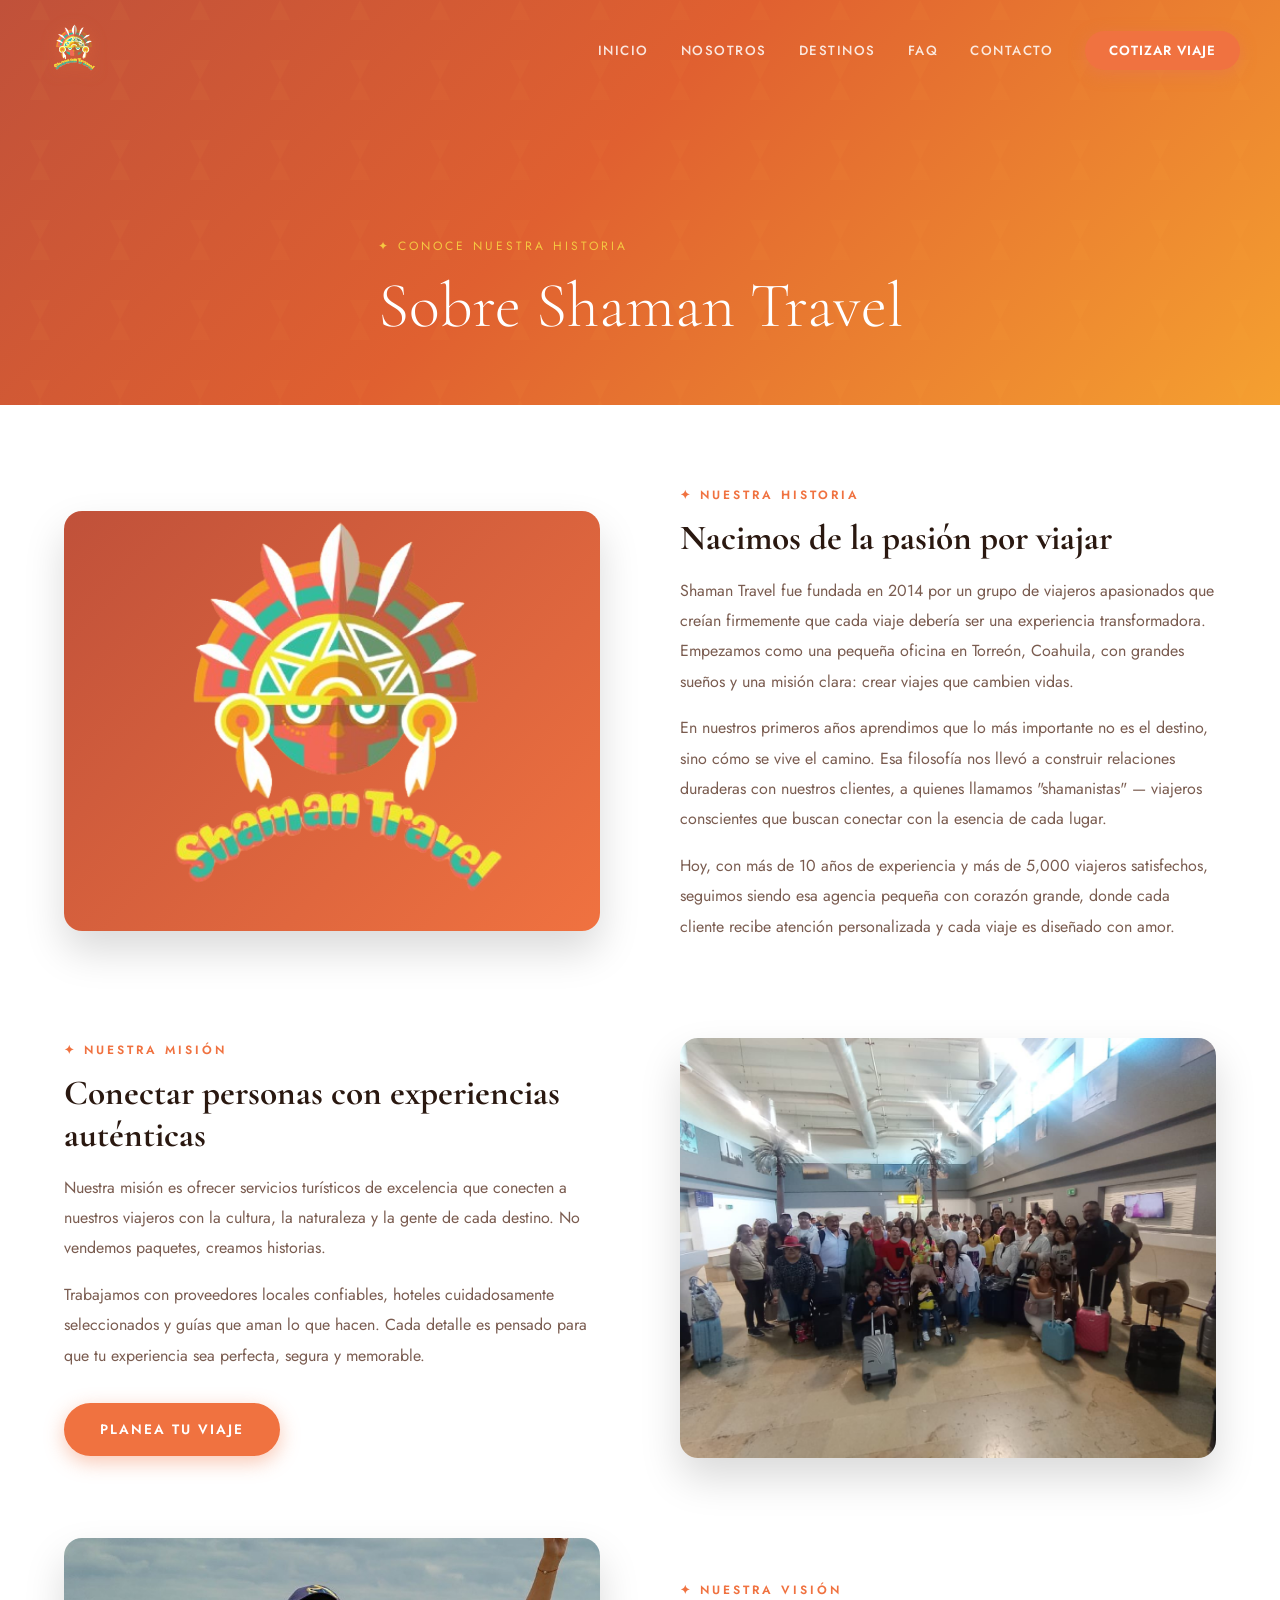
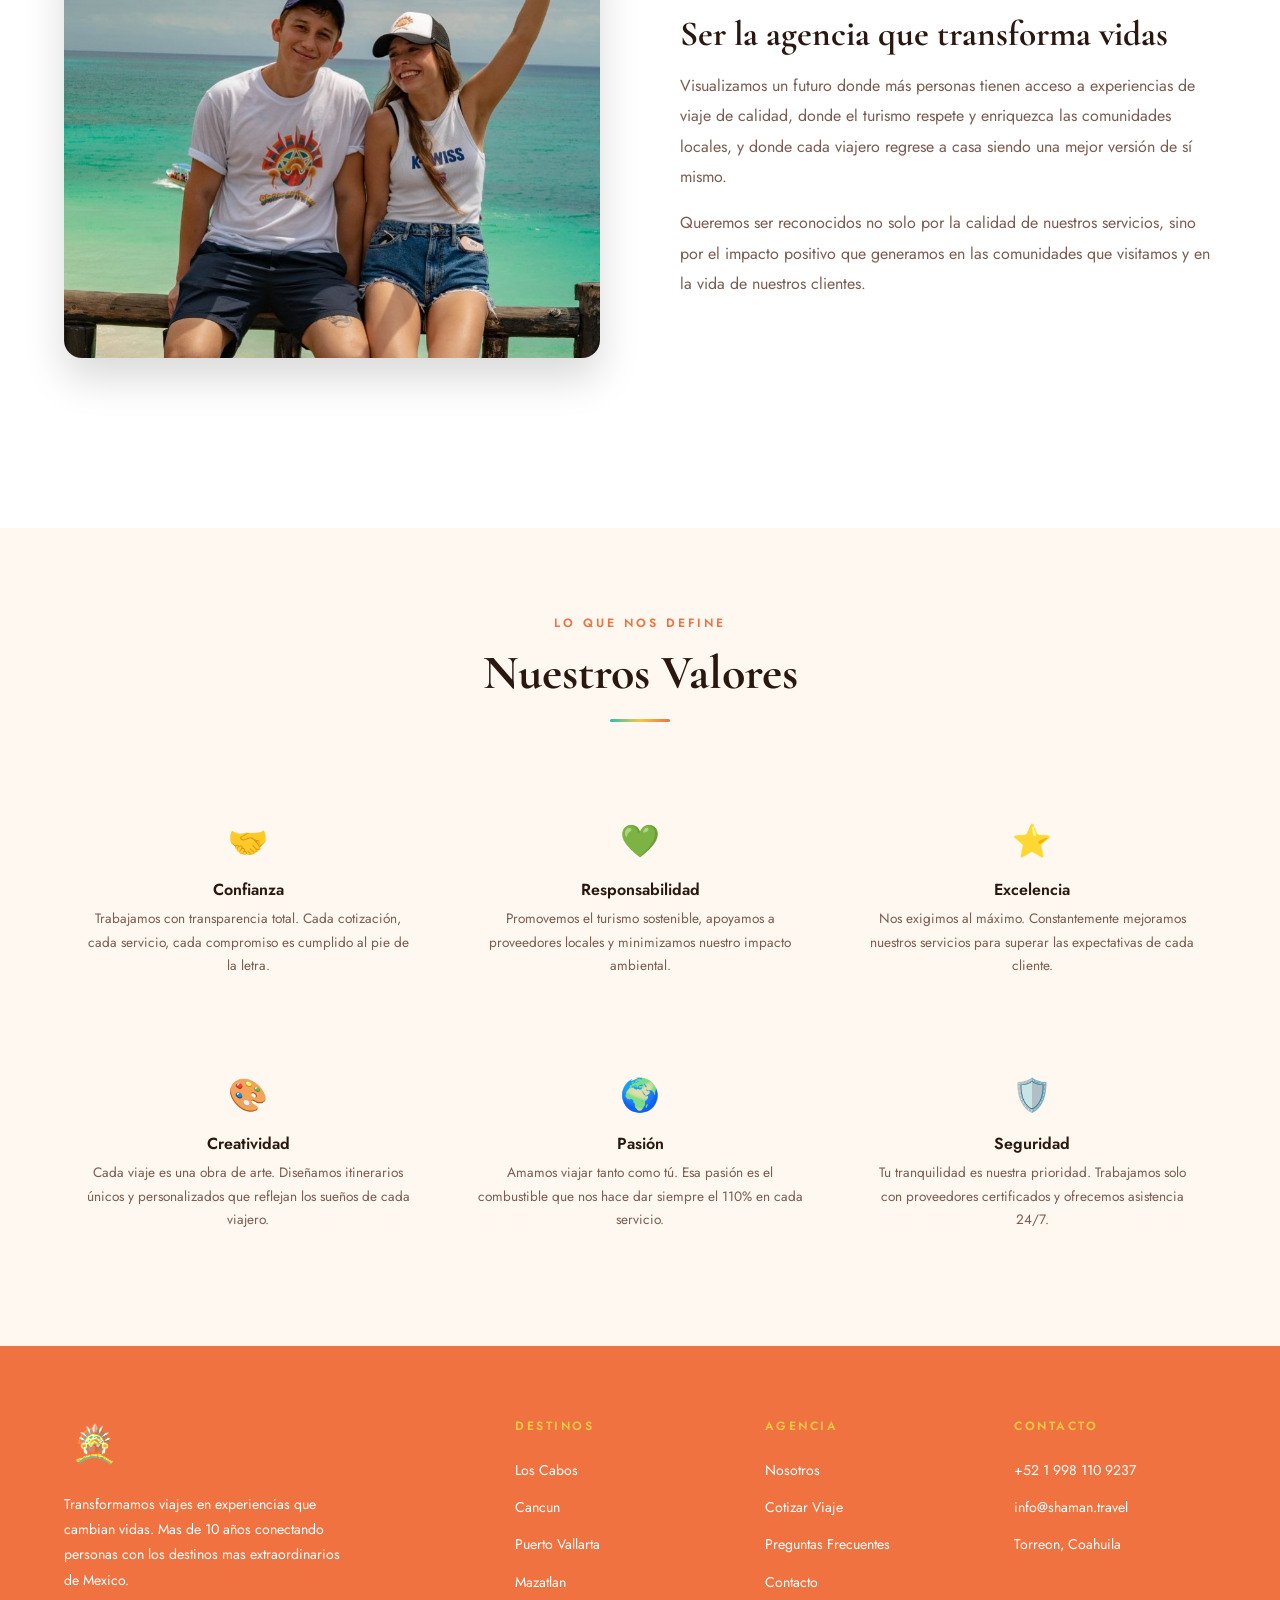
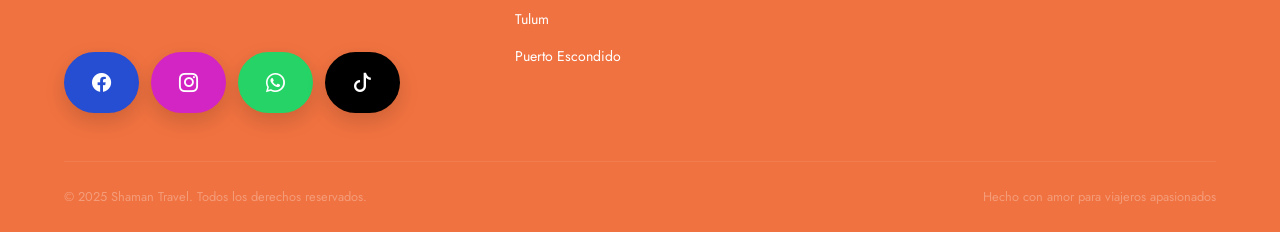
<file: pages/nosotros.html>
<!DOCTYPE html>
<html lang="es">
<head>
  <meta charset="UTF-8">
  <meta name="viewport" content="width=device-width, initial-scale=1.0">
  <title>Nosotros — Shaman Travel</title>
    <link rel="icon" type="image/png" href="../img/logoSinfondo.png">
  <link rel="stylesheet" href="../css/style.css">
  <link rel="stylesheet" href="https://cdn.jsdelivr.net/npm/bootstrap-icons@1.11.3/font/bootstrap-icons.min.css">
  <link rel="stylesheet" href="https://unpkg.com/aos@2.3.4/dist/aos.css">
</head>
<body>

<!-- MOBILE NAV -->
<nav class="mobile-nav" id="mobileNav">
  <button class="close-btn" id="closeMenu">
    <i class="bi bi-x-lg"></i>
  </button>

  <a href="../index.html">Inicio</a>
  <a href="nosotros.html">Nosotros</a>
  <a href="../index.html#destinos">Destinos</a>
  <a href="../index.html#cotizar">Cotizar</a>
  <a href="faq.html">FAQ</a>
  <a href="../index.html#contacto">Contacto</a>
</nav>

<header class="navbar scrolled" id="navbar">
  <div class="nav-inner">
    <a href="../index.html">
      <img src="../img/logoSinfondo.png" alt="Shaman Travel" class="logo-img">
      <!-- <span class="logo-icon">🌿</span> -->
      <!-- SHAMAN <span>TRAVEL</span> -->
    </a>
    <ul class="nav-links">
      <li><a href="../index.html">Inicio</a></li>
      <li><a href="nosotros.html">Nosotros</a></li>
      <li><a href="../index.html#destinos">Destinos</a></li>
      <li><a href="faq.html">FAQ</a></li>
      <li><a href="../index.html#contacto">Contacto</a></li>
      <li><a href="../index.html#cotizar" class="btn-cotizar">Cotizar Viaje</a></li>
    </ul>
    <div class="hamburger" id="hamburger"><span></span><span></span><span></span></div>
  </div>
</header>

<!-- PAGE HERO -->
<section class="page-hero">
  <div class="container">
    <div class="page-hero-tag">✦ Conoce nuestra historia</div>
    <h1>Sobre Shaman Travel</h1>
  </div>
</section>

<!-- HISTORIA -->
<section class="nosotros-content" style="padding-top: 80px;">
  <div class="container">

    <div class="nosotros-flex reveal">
      <div class="nosotros-img">
        <img src="../img/logoSinfondo.png" alt="" loading="lazy">
      </div>
      <div class="nosotros-text">
        <span class="sub-tag">✦ Nuestra Historia</span>
        <h2>Nacimos de la pasión por viajar</h2>
        <p>Shaman Travel fue fundada en 2014 por un grupo de viajeros apasionados que creían firmemente que cada viaje debería ser una experiencia transformadora. Empezamos como una pequeña oficina en Torreón, Coahuila, con grandes sueños y una misión clara: crear viajes que cambien vidas.</p>
        <p>En nuestros primeros años aprendimos que lo más importante no es el destino, sino cómo se vive el camino. Esa filosofía nos llevó a construir relaciones duraderas con nuestros clientes, a quienes llamamos "shamanistas" — viajeros conscientes que buscan conectar con la esencia de cada lugar.</p>
        <p>Hoy, con más de 10 años de experiencia y más de 5,000 viajeros satisfechos, seguimos siendo esa agencia pequeña con corazón grande, donde cada cliente recibe atención personalizada y cada viaje es diseñado con amor.</p>
      </div>
    </div>

    <div class="nosotros-flex reverse reveal">
      <div class="nosotros-img">
        <img src="../img/mision.jpg" alt="" loading="lazy">
      </div>
      <div class="nosotros-text">
        <span class="sub-tag">✦ Nuestra Misión</span>
        <h2>Conectar personas con experiencias auténticas</h2>
        <p>Nuestra misión es ofrecer servicios turísticos de excelencia que conecten a nuestros viajeros con la cultura, la naturaleza y la gente de cada destino. No vendemos paquetes, creamos historias.</p>
        <p>Trabajamos con proveedores locales confiables, hoteles cuidadosamente seleccionados y guías que aman lo que hacen. Cada detalle es pensado para que tu experiencia sea perfecta, segura y memorable.</p>
        <a href="../index.html#cotizar" class="btn-primary" style="display:inline-block; margin-top: 16px;">Planea tu viaje</a>
      </div>
    </div>

    <div class="nosotros-flex reveal">
      <div class="nosotros-img">
         <img src="../img/vision.jpg" alt="" loading="lazy">
      </div>
      <div class="nosotros-text">
        <span class="sub-tag">✦ Nuestra Visión</span>
        <h2>Ser la agencia que transforma vidas</h2>
        <p>Visualizamos un futuro donde más personas tienen acceso a experiencias de viaje de calidad, donde el turismo respete y enriquezca las comunidades locales, y donde cada viajero regrese a casa siendo una mejor versión de sí mismo.</p>
        <p>Queremos ser reconocidos no solo por la calidad de nuestros servicios, sino por el impacto positivo que generamos en las comunidades que visitamos y en la vida de nuestros clientes.</p>
      </div>
    </div>

  </div>
</section>

<!-- VALORES -->
<section style="background: var(--light); padding: 80px 0;">
  <div class="container">
    <div class="section-header" data-aos="fade-up">
      <span class="section-tag">Lo que nos define</span>
      <h2>Nuestros Valores</h2>
      <div class="divider"></div>
    </div>
    <div class="valores-grid">
      <div class="valor-item reveal reveal-delay-1">
        <div class="valor-icon">🤝</div>
        <h4>Confianza</h4>
        <p>Trabajamos con transparencia total. Cada cotización, cada servicio, cada compromiso es cumplido al pie de la letra.</p>
      </div>
      <div class="valor-item reveal reveal-delay-2">
        <div class="valor-icon">💚</div>
        <h4>Responsabilidad</h4>
        <p>Promovemos el turismo sostenible, apoyamos a proveedores locales y minimizamos nuestro impacto ambiental.</p>
      </div>
      <div class="valor-item reveal reveal-delay-3">
        <div class="valor-icon">⭐</div>
        <h4>Excelencia</h4>
        <p>Nos exigimos al máximo. Constantemente mejoramos nuestros servicios para superar las expectativas de cada cliente.</p>
      </div>
      <div class="valor-item reveal reveal-delay-1">
        <div class="valor-icon">🎨</div>
        <h4>Creatividad</h4>
        <p>Cada viaje es una obra de arte. Diseñamos itinerarios únicos y personalizados que reflejan los sueños de cada viajero.</p>
      </div>
      <div class="valor-item reveal reveal-delay-2">
        <div class="valor-icon">🌍</div>
        <h4>Pasión</h4>
        <p>Amamos viajar tanto como tú. Esa pasión es el combustible que nos hace dar siempre el 110% en cada servicio.</p>
      </div>
      <div class="valor-item reveal reveal-delay-3">
        <div class="valor-icon">🛡️</div>
        <h4>Seguridad</h4>
        <p>Tu tranquilidad es nuestra prioridad. Trabajamos solo con proveedores certificados y ofrecemos asistencia 24/7.</p>
      </div>
    </div>
  </div>
</section>

<!-- EQUIPO -->
<!-- <section style="background: var(--white); padding: 80px 0;">
  <div class="container">
    <div class="section-header" data-aos="fade-up">
      <span class="section-tag">Las personas detrás del sueño</span>
      <h2>Nuestro Equipo</h2>
      <div class="divider"></div>
    </div>
    <div class="team-grid reveal">
      <div class="team-card">
        <div class="team-avatar">👩</div>
        <h4>Ana González</h4>
        <p>Fundadora & Directora</p>
      </div>
      <div class="team-card">
        <div class="team-avatar">👨</div>
        <h4>Carlos Mendoza</h4>
        <p>Director de Operaciones</p>
      </div>
      <div class="team-card">
        <div class="team-avatar">👩</div>
        <h4>Sofía Ramírez</h4>
        <p>Especialista Caribe</p>
      </div>
      <div class="team-card">
        <div class="team-avatar">👨</div>
        <h4>Miguel Torres</h4>
        <p>Especialista Pacífico</p>
      </div>
    </div>
  </div>
</section> -->

<!-- NÚMEROS -->
<!-- <section style="background: var(--gradient); padding: 80px 0;">
  <div class="container">
    <div class="cards-grid" style="grid-template-columns: repeat(4, 1fr);">
      <div class="mv-card reveal reveal-delay-1" style="text-align:center;">
        <div style="font-family: 'Cormorant Garamond', serif; font-size: 3.5rem; color: var(--secondary); font-weight:700;">10+</div>
        <div class="mv-card h3" style="color:white; font-family:'Jost',sans-serif; margin-top:8px;">Años de experiencia</div>
      </div>
      <div class="mv-card reveal reveal-delay-2" style="text-align:center;">
        <div style="font-family: 'Cormorant Garamond', serif; font-size: 3.5rem; color: var(--secondary); font-weight:700;">5K+</div>
        <div style="color:white; font-family:'Jost',sans-serif; margin-top:8px;">Clientes satisfechos</div>
      </div>
      <div class="mv-card reveal reveal-delay-3" style="text-align:center;">
        <div style="font-family: 'Cormorant Garamond', serif; font-size: 3.5rem; color: var(--secondary); font-weight:700;">7</div>
        <div style="color:white; font-family:'Jost',sans-serif; margin-top:8px;">Destinos especializados</div>
      </div>
      <div class="mv-card reveal reveal-delay-4" style="text-align:center;">
        <div style="font-family: 'Cormorant Garamond', serif; font-size: 3.5rem; color: var(--secondary); font-weight:700;">24/7</div>
        <div style="color:white; font-family:'Jost',sans-serif; margin-top:8px;">Atención y soporte</div>
      </div>
    </div>
  </div>
</section> -->

<!-- FOOTER -->
<footer class="footer">
  <div class="container">
    <div class="footer-grid">
      <div class="footer-brand">
        <img src="../img/logoSinfondo.png" alt="Shaman Travel" class="footer-logo-img">
        <p>Transformamos viajes en experiencias que cambian vidas. Mas de 10 años conectando personas con los destinos mas extraordinarios de Mexico.</p>
        <br>
        <div class="social-links">
          <a href="https://www.facebook.com/shamantravelcancun"  class="facebook-footer-btn"><i class="bi bi-facebook"></i></a>
          <a href="https://www.instagram.com/shaman_travelmx/" class="instagram-footer-btn"><i class="bi bi-instagram"></i></a>
          <a href="https://wa.me/5219981109237" class="whatsapp-footer-btn" target="_blank"><i class="bi bi-whatsapp"></i>            
          <a href="https://www.tiktok.com/@shamantravel?lang=es-419" class="tiktok-footer-btn"><i class="bi bi-tiktok"></i></a>
        </div>
      </div>
      <div class="footer-col">
        <h5>Destinos</h5>
        <ul class="footer-links">
          <li><a href="los-cabos.html">Los Cabos</a></li>
          <li><a href="cancun.html">Cancun</a></li>
          <li><a href="puerto-vallarta.html">Puerto Vallarta</a></li>
          <li><a href="mazatlan.html">Mazatlan</a></li>
          <li><a href="tulum.html">Tulum</a></li>
          <li><a href="puerto-escondido.html">Puerto Escondido</a></li>
          <!-- <li><a href="pages/colombia.html">Colombia</a></li> -->
        </ul>
      </div>
      <div class="footer-col">
        <h5>Agencia</h5>
        <ul class="footer-links">
          <li><a href="nosotros.html">Nosotros</a></li>
          <li><a href="../index.html#cotizar">Cotizar Viaje</a></li>
          <li><a href="faq.html">Preguntas Frecuentes</a></li>
          <li><a href="../index.html#contacto">Contacto</a></li>
        </ul>
      </div>
      <div class="footer-col">
        <h5>Contacto</h5>
        <ul class="footer-links">
          <li><a href="tel:+5219981109237">+52 1 998 110 9237</a></li>
          <li><a href="mailto:info@shaman.travel">info@shaman.travel</a></li>
          <!-- <a href="https://wa.me/528449876543" class="whatsapp-footer-btn" target="_blank">
          <i class="bi bi-whatsapp"></i>
          3341140707
        </a> -->
          <li><a href="#">Torreon, Coahuila</a></li>
        </ul>
      </div>
    </div>
    <div class="footer-bottom">
      <p>&copy; 2025 Shaman Travel. Todos los derechos reservados.</p>
      <p>Hecho con amor para viajeros apasionados</p>
    </div>
  </div>
</footer>

<div id="toast" class="toast"></div>
<script src="https://unpkg.com/aos@2.3.4/dist/aos.js"></script>
<script src="../js/main.js"></script>
<script>AOS.init({ duration: 800, once: true });</script>
</body>
</html>
</file>
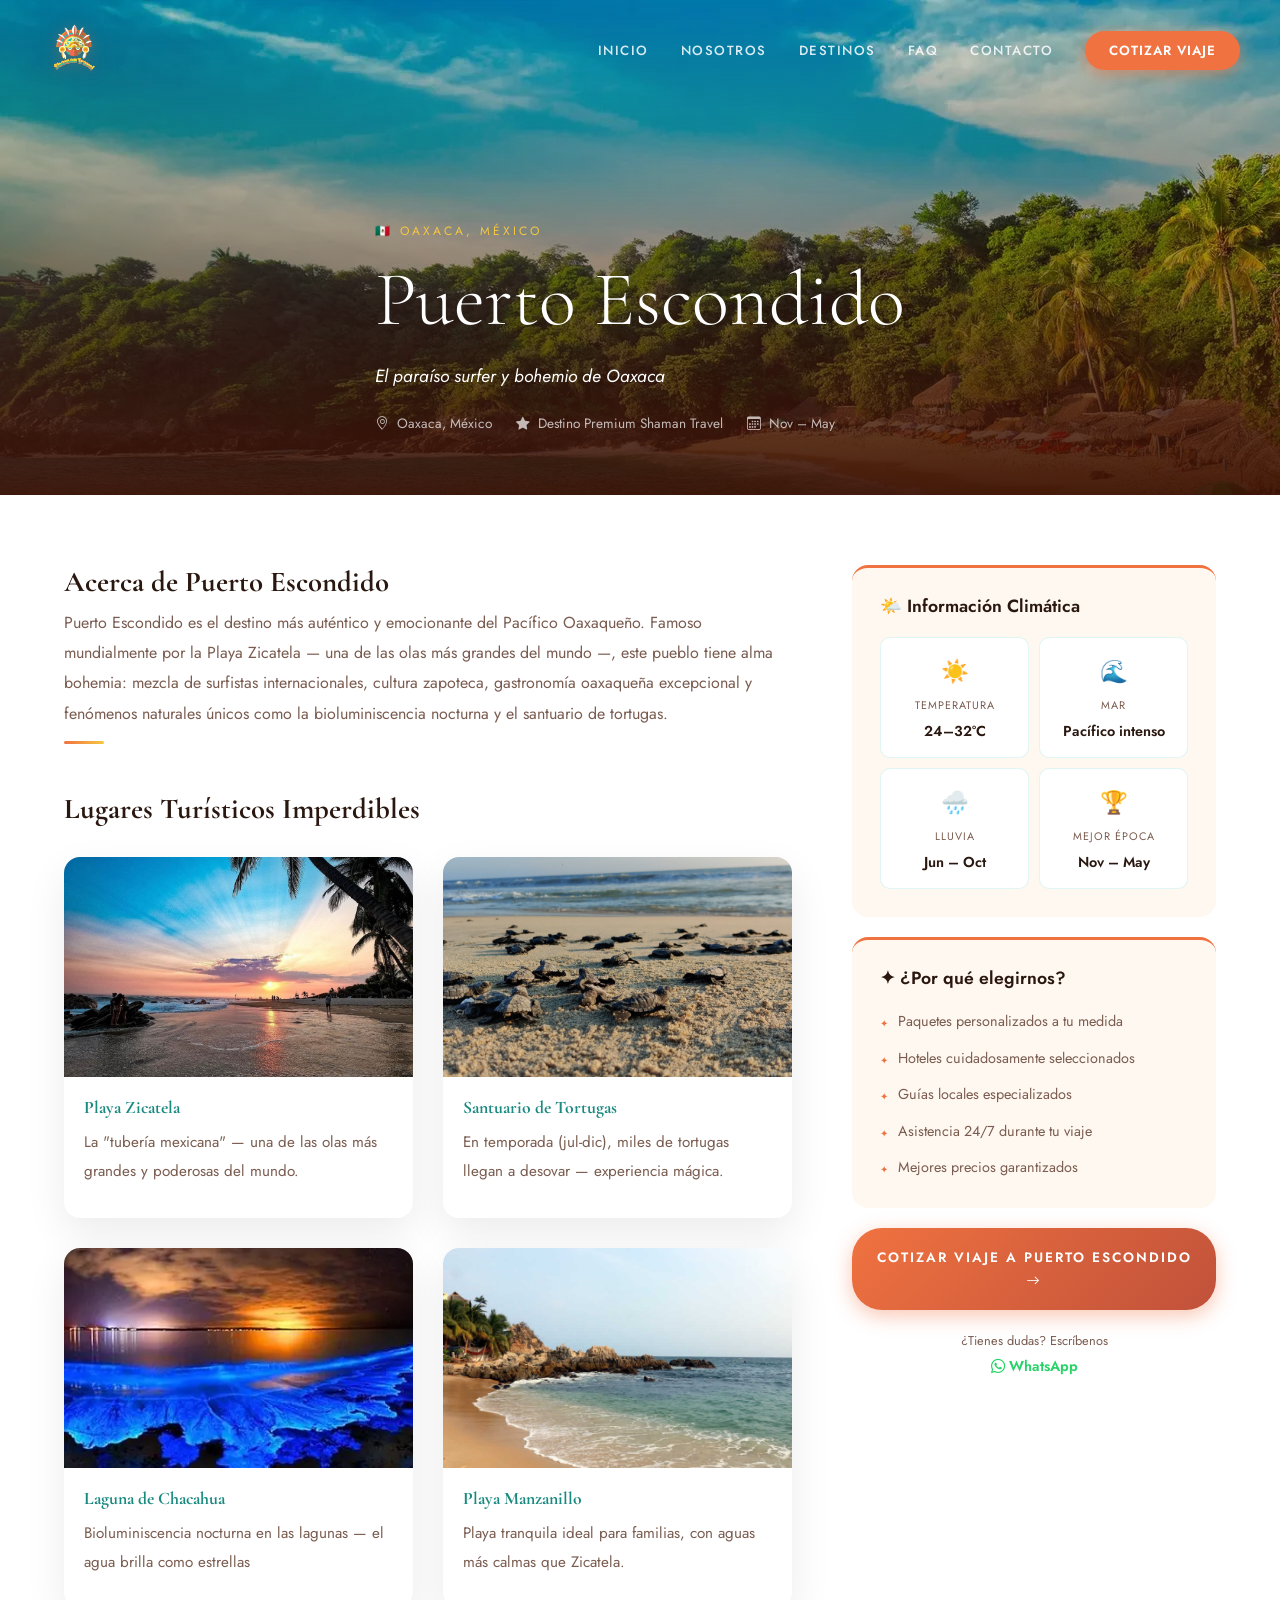
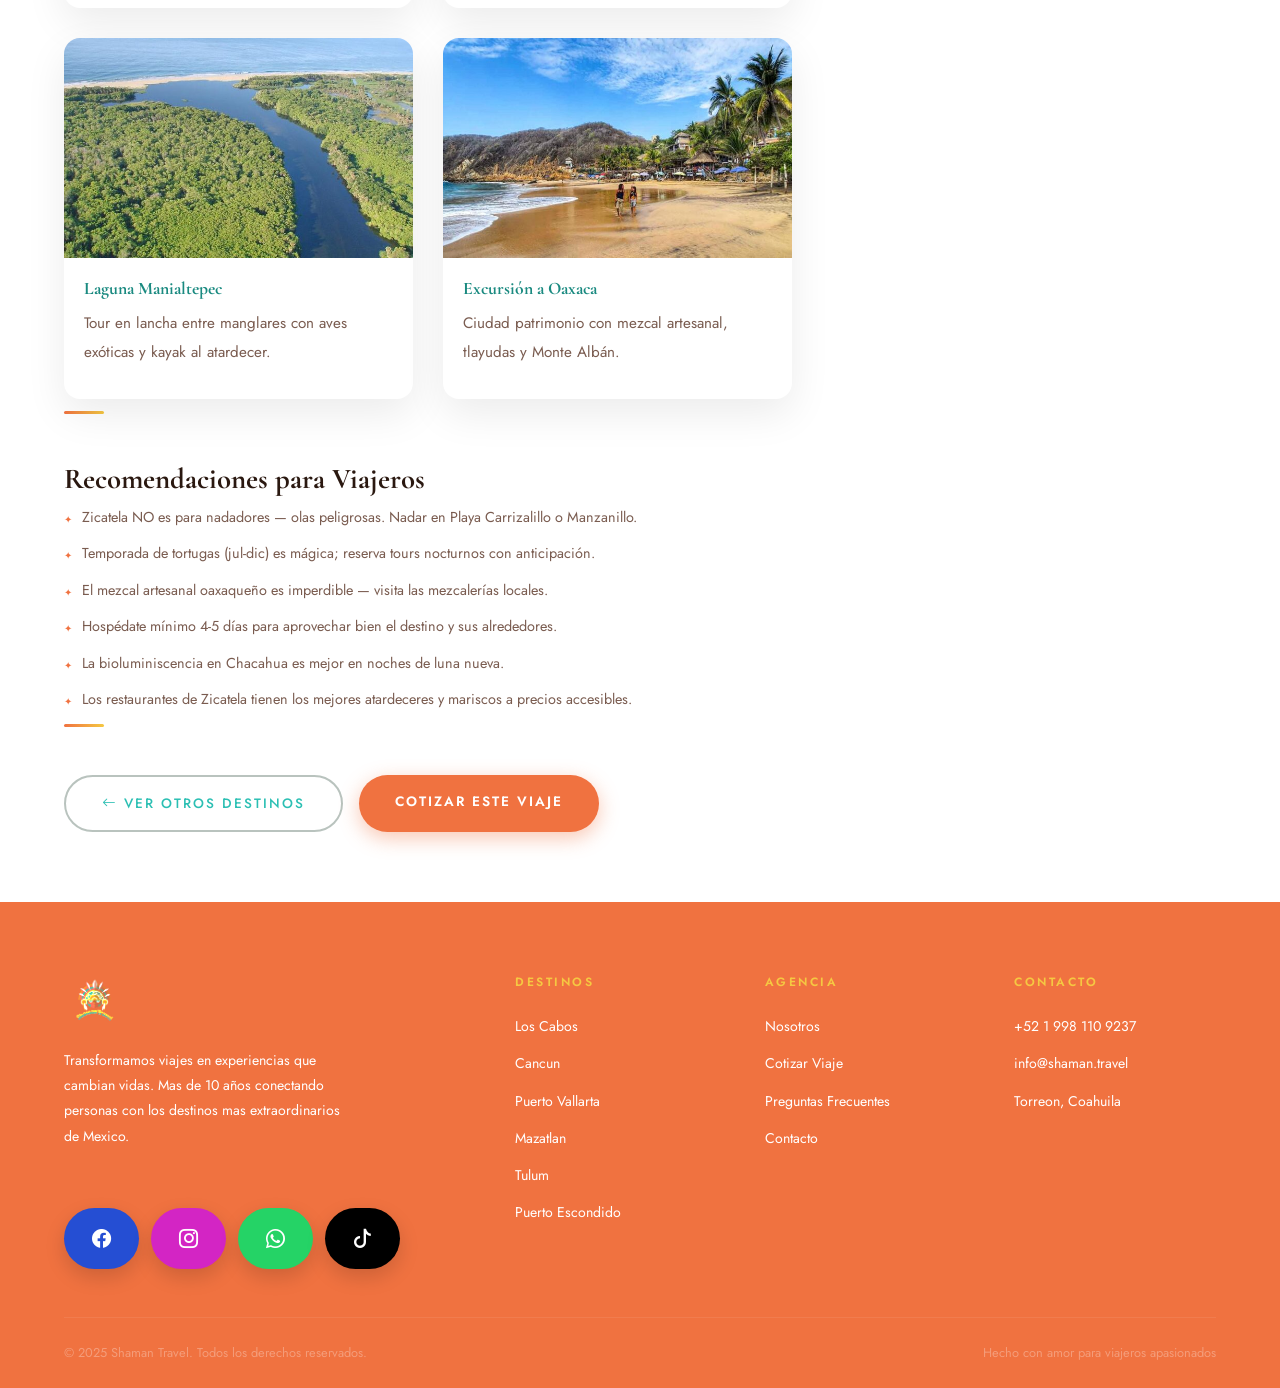
<file: pages/puerto-escondido.html>
<!DOCTYPE html>
<html lang="es">
<head>
  <meta charset="UTF-8">
  <meta name="viewport" content="width=device-width, initial-scale=1.0">
  <title>Puerto Escondido — Shaman Travel</title>
  <link rel="icon" type="image/png" href="../img/logoSinfondo.png">
  <link rel="stylesheet" href="../css/style.css">
  <link rel="stylesheet" href="https://cdn.jsdelivr.net/npm/bootstrap-icons@1.11.3/font/bootstrap-icons.min.css">
  <link rel="stylesheet" href="https://unpkg.com/aos@2.3.4/dist/aos.css">
</head>
<body>

<!-- MOBILE NAV -->
<nav class="mobile-nav" id="mobileNav">
  <button class="close-btn" id="closeMenu">
    <i class="bi bi-x-lg"></i>
  </button>

  <a href="../index.html">Inicio</a>
  <a href="nosotros.html">Nosotros</a>
  <a href="../index.html#destinos">Destinos</a>
  <a href="../index.html#cotizar">Cotizar</a>
  <a href="faq.html">FAQ</a>
  <a href="../index.html#contacto">Contacto</a>
</nav>

<header class="navbar scrolled" id="navbar">
  <div class="nav-inner">
    <a href="../index.html">
      <img src="../img/logoSinfondo.png" alt="Shaman Travel" class="logo-img">
      <!-- <span class="logo-icon">🌿</span> -->
      <!-- SHAMAN <span>TRAVEL</span> -->
    </a>
    <ul class="nav-links">
      <li><a href="../index.html">Inicio</a></li>
      <li><a href="nosotros.html">Nosotros</a></li>
      <li><a href="../index.html#destinos">Destinos</a></li>
      <li><a href="faq.html">FAQ</a></li>
      <li><a href="../index.html#contacto">Contacto</a></li>
      <li><a href="../index.html#cotizar" class="btn-cotizar">Cotizar Viaje</a></li>
    </ul>
    <div class="hamburger" id="hamburger"><span></span><span></span><span></span></div>
  </div>
</header>


<!-- DESTINATION HERO -->
<section class="dest-hero dest-bg-escondido">
  <div class="dest-hero-overlay"></div>
  <div class="container">
    <div class="dest-hero-tag">🇲🇽 Oaxaca, México</div>
    <h1>Puerto Escondido</h1>
    <p style="color: var(--white); font-size:1.1rem; font-style:italic; margin-bottom: 20px;">El paraíso surfer y bohemio de Oaxaca</p>
    <div class="dest-meta">
      <div class="dest-meta-item"><i class="bi bi-geo-alt"></i> Oaxaca, México</div>
      <div class="dest-meta-item"><i class="bi bi-star-fill" style="color:var(--secondary)"></i> Destino Premium Shaman Travel</div>
      <div class="dest-meta-item"><i class="bi bi-calendar3"></i> Nov – May</div>
    </div>
  </div>
</section>

<!-- CONTENT -->
<section class="dest-content" style="padding: 70px 0;">
  <div class="container">
    <div class="dest-layout">

      <!-- MAIN CONTENT -->
      <div class="dest-main">

        <!-- Resumen -->
        <div class="dest-section reveal">
          <h2>Acerca de Puerto Escondido</h2>
          <p>Puerto Escondido es el destino más auténtico y emocionante del Pacífico Oaxaqueño. Famoso mundialmente por la Playa Zicatela — una de las olas más grandes del mundo —, este pueblo tiene alma bohemia: mezcla de surfistas internacionales, cultura zapoteca, gastronomía oaxaqueña excepcional y fenómenos naturales únicos como la bioluminiscencia nocturna y el santuario de tortugas.</p>
        </div>

        <!-- Lugares -->
         <div class="dest-section reveal">
          <h2>Lugares Turísticos Imperdibles</h2>
          <div class="places-grid">            
            <div class="place-card">
              <div class="place-img">
                <img src="../img/detalles_destinos/puerto-escondido/playa-zicatela-puerto-escondido.jpg" alt="Playa Zicatela" loading="lazy">
              </div>
              <div class="place-info">
                <h3>Playa Zicatela</h3>
                <p>La "tubería mexicana" — una de las olas más grandes y poderosas del mundo.</p>
              </div>
            </div>

            <div class="place-card">
              <div class="place-img">
                <img src="../img/detalles_destinos/puerto-escondido/IMG_20211217_172125-1-scaled.jpg" alt="Santuario de Tortugas" loading="lazy">
              </div>
              <div class="place-info">
                <h3>Santuario de Tortugas</h3>
                <p>En temporada (jul-dic), miles de tortugas llegan a desovar — experiencia mágica.</p>
              </div>
            </div>

            <div class="place-card">
              <div class="place-img">
                <img src="../img/detalles_destinos/puerto-escondido/OIP.webp" alt="Laguna de Chacahua" loading="lazy">
              </div>
              <div class="place-info">
                <h3>Laguna de Chacahua</h3>
                <p>Bioluminiscencia nocturna en las lagunas — el agua brilla como estrellas</p>
              </div>
            </div>

            <div class="place-card">
              <div class="place-img">
                <img src="../img/detalles_destinos/puerto-escondido/ManzanilloBeachPuertoEscondidoOaxaca.jpg" alt="Playa Manzanillo" loading="lazy">
              </div>
              <div class="place-info">
                <h3>Playa Manzanillo</h3>
                <p>Playa tranquila ideal para familias, con aguas más calmas que Zicatela.</p>
              </div>
            </div>

            <div class="place-card">
              <div class="place-img">
                <img src="../img/detalles_destinos/puerto-escondido/85.jpg" alt="Laguna Manialtepec" loading="lazy">
              </div>
              <div class="place-info">
                <h3>Laguna Manialtepec</h3>
                <p>Tour en lancha entre manglares con aves exóticas y kayak al atardecer.</p>
              </div>
            </div>

            <div class="place-card">
              <div class="place-img">
                <img src="../img/detalles_destinos/puerto-escondido/mazunte-beach-oaxaca-mexico-11-768x427.jpg" alt="Excursión a Oaxaca" loading="lazy">
              </div>
              <div class="place-info">
                <h3>Excursión a Oaxaca</h3>
                <p>Ciudad patrimonio con mezcal artesanal, tlayudas y Monte Albán.</p>
              </div>
            </div>
          </div>
        </div>

        <!-- Recomendaciones -->
        <div class="dest-section reveal">
          <h2>Recomendaciones para Viajeros</h2>
          <ul class="tips-list">
            <li>Zicatela NO es para nadadores — olas peligrosas. Nadar en Playa Carrizalillo o Manzanillo.</li><li>Temporada de tortugas (jul-dic) es mágica; reserva tours nocturnos con anticipación.</li><li>El mezcal artesanal oaxaqueño es imperdible — visita las mezcalerías locales.</li><li>Hospédate mínimo 4-5 días para aprovechar bien el destino y sus alrededores.</li><li>La bioluminiscencia en Chacahua es mejor en noches de luna nueva.</li><li>Los restaurantes de Zicatela tienen los mejores atardeceres y mariscos a precios accesibles.</li>
          </ul>
        </div>

        <!-- CTA volver -->
        <div style="margin-top: 40px; display: flex; gap: 16px; flex-wrap: wrap;">
          <a href="../index.html#destinos" class="btn-outline" style="color: var(--primary); border-color: rgba(26,58,42,0.3);">
            <i class="bi bi-arrow-left"></i> Ver otros destinos
          </a>
          <a href="../index.html#cotizar" class="btn-primary">Cotizar este viaje</a>
        </div>

      </div>

      <!-- SIDEBAR -->
      <div class="dest-sidebar reveal reveal-delay-2">

        <div class="sidebar-card">
          <h3>🌤️ Información Climática</h3>
          <div class="climate-grid">
            
          <div class="climate-item">
            <div class="climate-icon">☀️</div>
            <div class="climate-label">Temperatura</div>
            <div class="climate-value">24–32°C</div>
          </div>
          <div class="climate-item">
            <div class="climate-icon">🌊</div>
            <div class="climate-label">Mar</div>
            <div class="climate-value">Pacífico intenso</div>
          </div>
          <div class="climate-item">
            <div class="climate-icon">🌧️</div>
            <div class="climate-label">Lluvia</div>
            <div class="climate-value">Jun – Oct</div>
          </div>
          <div class="climate-item">
            <div class="climate-icon">🏆</div>
            <div class="climate-label">Mejor época</div>
            <div class="climate-value">Nov – May</div>
          </div>
          </div>
        </div>

        <div class="sidebar-card">
          <h3>✦ ¿Por qué elegirnos?</h3>
          <ul class="tips-list">
            <li>Paquetes personalizados a tu medida</li>
            <li>Hoteles cuidadosamente seleccionados</li>
            <li>Guías locales especializados</li>
            <li>Asistencia 24/7 durante tu viaje</li>
            <li>Mejores precios garantizados</li>
          </ul>
        </div>

        <a href="../index.html#cotizar" class="btn-cotiza-dest">
          Cotizar viaje a Puerto Escondido <i class="bi bi-arrow-right"></i>
        </a>

        <div style="margin-top: 20px; text-align: center;">
          <p style="font-size: 0.8rem; color: var(--text-light);">¿Tienes dudas? Escríbenos</p>
          <a href="https://wa.me/528449876543" style="color: #25D366; font-weight: 600; font-size: 0.9rem;">
            <i class="bi bi-whatsapp"></i> WhatsApp
          </a>
        </div>

      </div>
    </div>
  </div>
</section>

<!-- Footer -->
<footer class="footer">
  <div class="container">
    <div class="footer-grid">
      <div class="footer-brand">
        <img src="../img/logoSinfondo.png" alt="Shaman Travel" class="footer-logo-img">
        <p>Transformamos viajes en experiencias que cambian vidas. Mas de 10 años conectando personas con los destinos mas extraordinarios de Mexico.</p>
        <br>
        <div class="social-links">
          <a href="https://www.facebook.com/shamantravelcancun"  class="facebook-footer-btn"><i class="bi bi-facebook"></i></a>
          <a href="https://www.instagram.com/shaman_travelmx/" class="instagram-footer-btn"><i class="bi bi-instagram"></i></a>
          <a href="https://wa.me/5219981109237" class="whatsapp-footer-btn" target="_blank"><i class="bi bi-whatsapp"></i>            
          <a href="https://www.tiktok.com/@shamantravel?lang=es-419" class="tiktok-footer-btn"><i class="bi bi-tiktok"></i></a>
        </div>
      </div>
      <div class="footer-col">
        <h5>Destinos</h5>
        <ul class="footer-links">
          <li><a href="los-cabos.html">Los Cabos</a></li>
          <li><a href="cancun.html">Cancun</a></li>
          <li><a href="puerto-vallarta.html">Puerto Vallarta</a></li>
          <li><a href="mazatlan.html">Mazatlan</a></li>
          <li><a href="tulum.html">Tulum</a></li>
          <li><a href="puerto-escondido.html">Puerto Escondido</a></li>
          <!-- <li><a href="pages/colombia.html">Colombia</a></li> -->
        </ul>
      </div>
      <div class="footer-col">
        <h5>Agencia</h5>
        <ul class="footer-links">
          <li><a href="nosotros.html">Nosotros</a></li>
          <li><a href="../index.html#cotizar">Cotizar Viaje</a></li>
          <li><a href="faq.html">Preguntas Frecuentes</a></li>
          <li><a href="../index.html#contacto">Contacto</a></li>
        </ul>
      </div>
      <div class="footer-col">
        <h5>Contacto</h5>
        <ul class="footer-links">
          <li><a href="tel:+5219981109237">+52 1 998 110 9237</a></li>
          <li><a href="mailto:info@shaman.travel">info@shaman.travel</a></li>
          <!-- <a href="https://wa.me/528449876543" class="whatsapp-footer-btn" target="_blank">
          <i class="bi bi-whatsapp"></i>
          3341140707
        </a> -->
          <li><a href="#">Torreon, Coahuila</a></li>
        </ul>
      </div>
    </div>
    <div class="footer-bottom">
      <p>&copy; 2025 Shaman Travel. Todos los derechos reservados.</p>
      <p>Hecho con amor para viajeros apasionados</p>
    </div>
  </div>
</footer>

<div id="toast" class="toast"></div>
<script src="https://unpkg.com/aos@2.3.4/dist/aos.js"></script>
<script src="../js/main.js"></script>
<script>AOS.init({ duration: 800, once: true });</script>
</body>
</html>
</file>
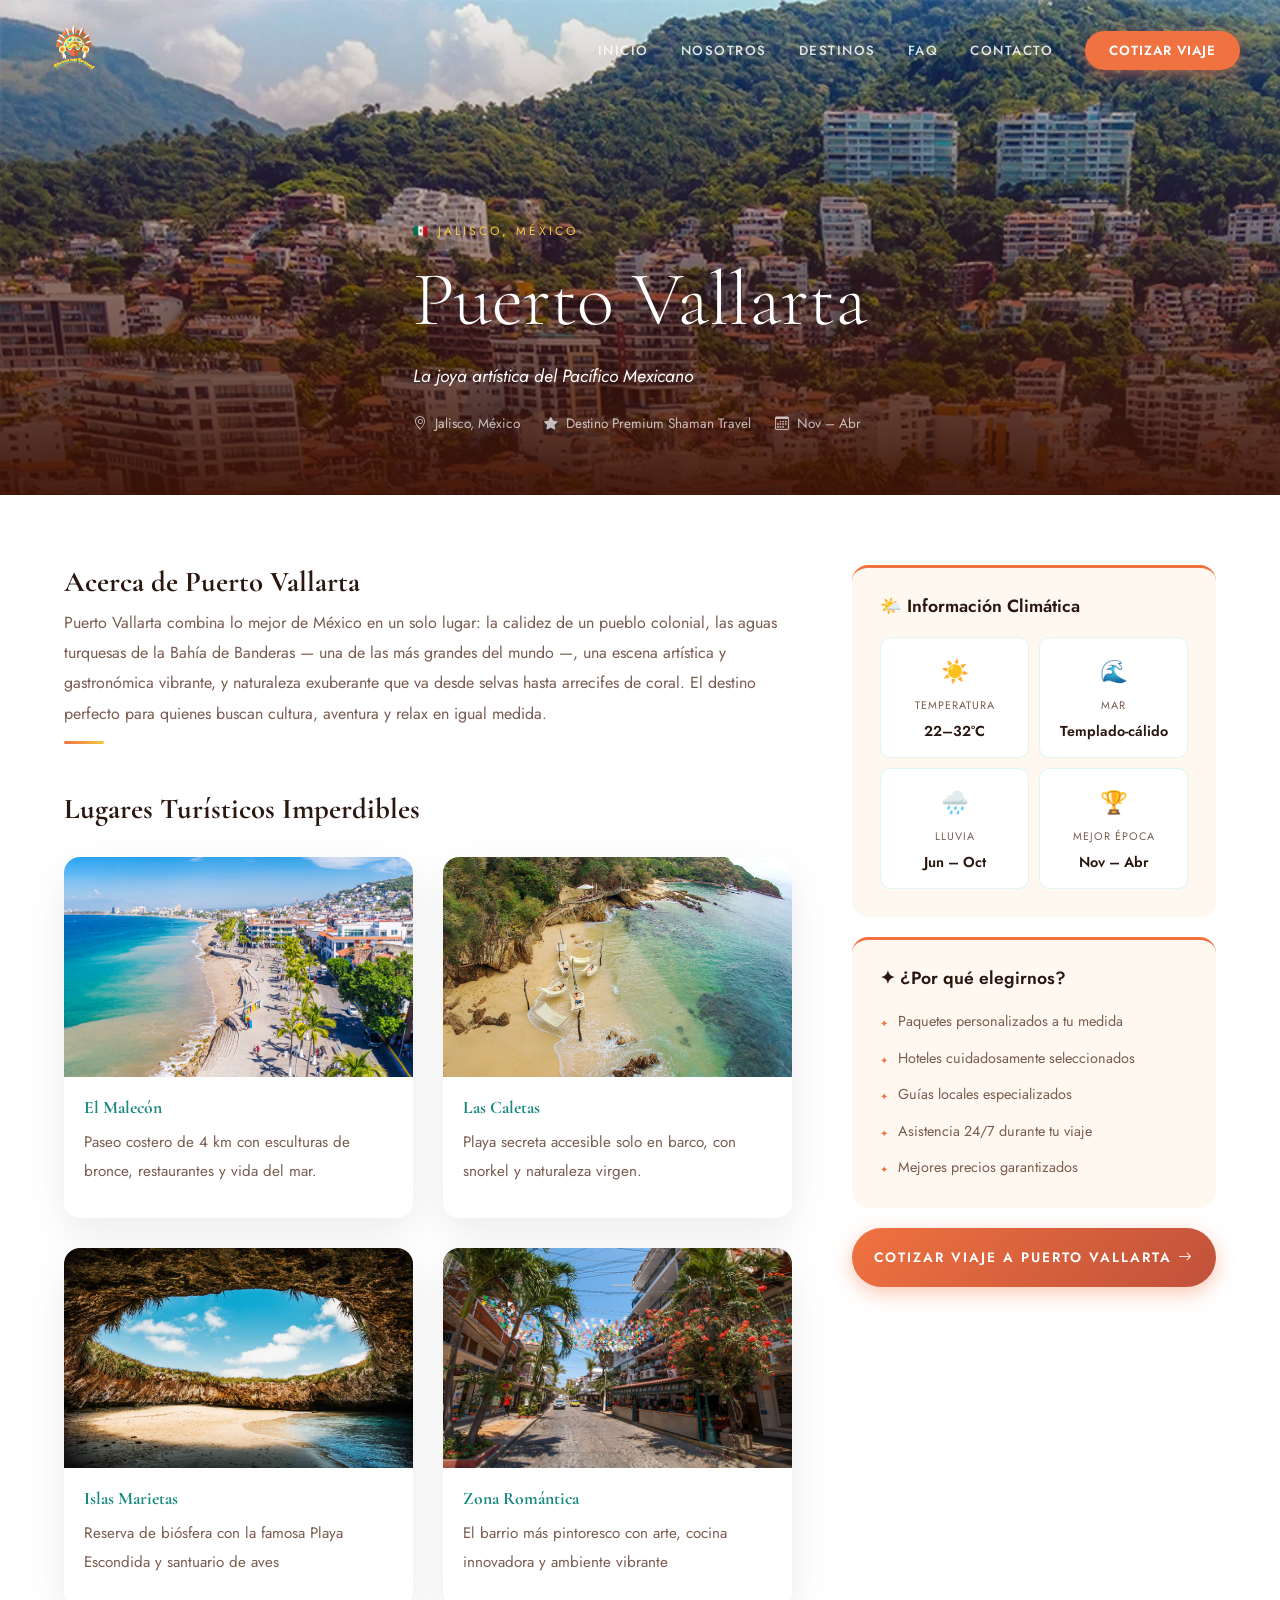
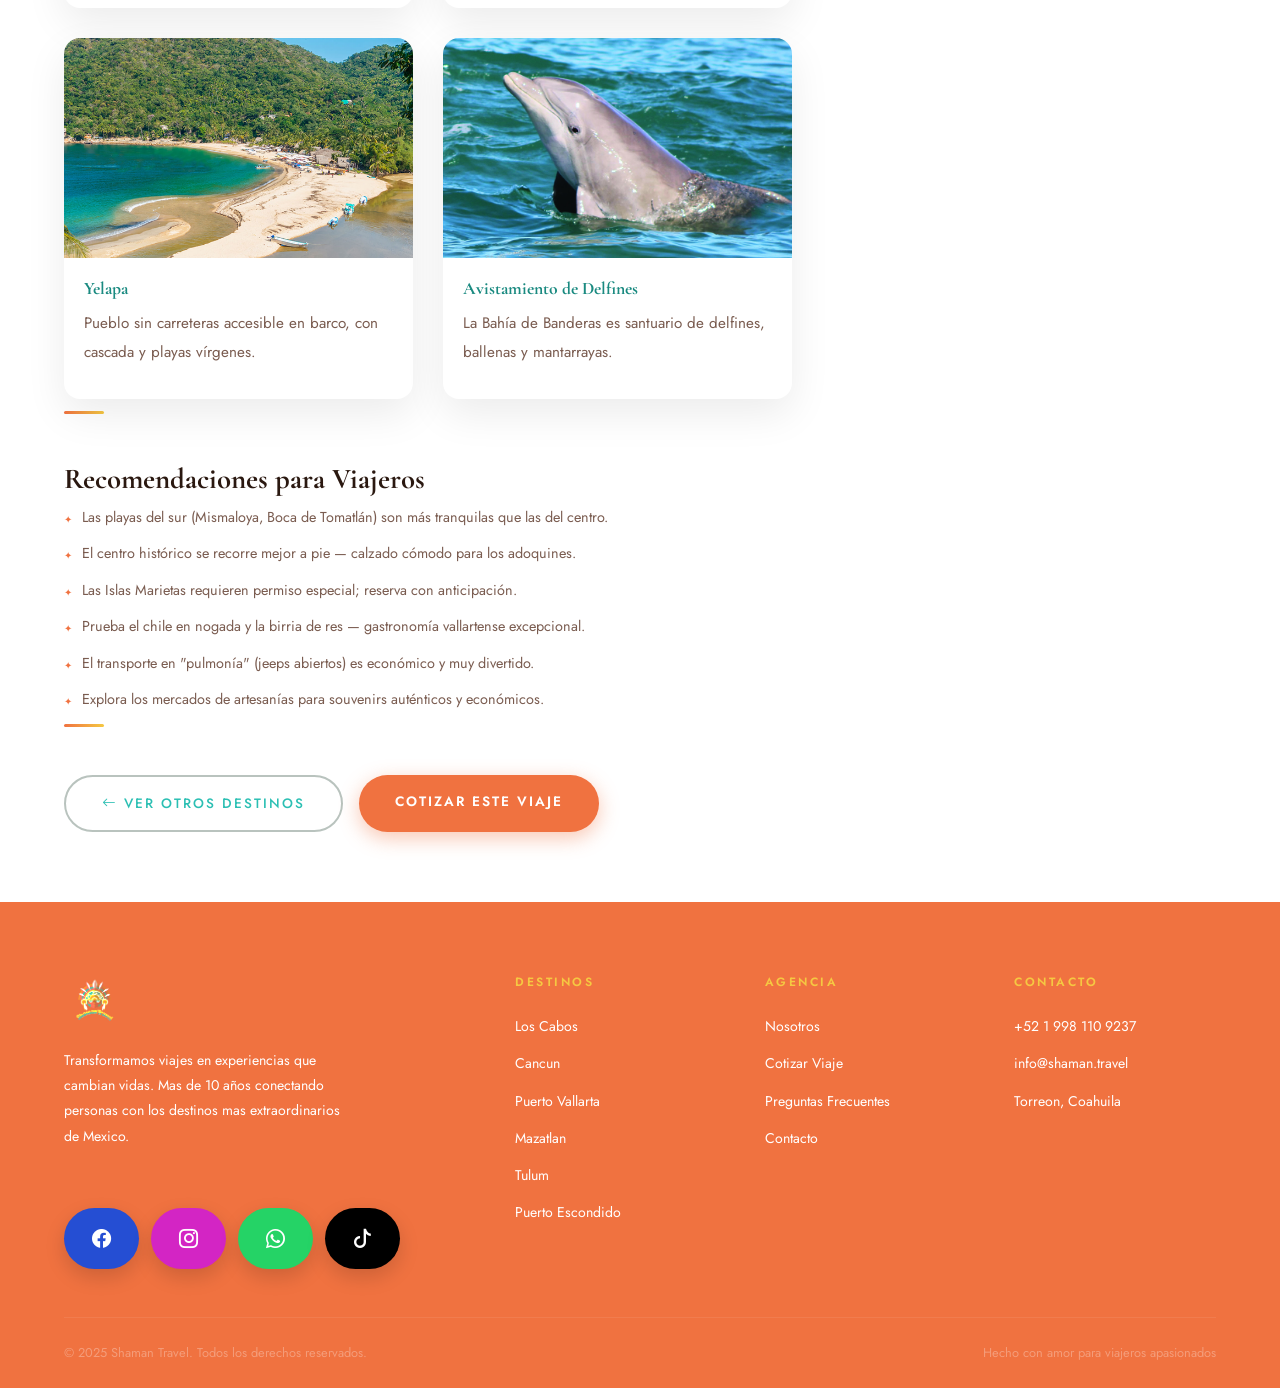
<file: pages/puerto-vallarta.html>
<!DOCTYPE html>
<html lang="es">
<head>
  <meta charset="UTF-8">
  <meta name="viewport" content="width=device-width, initial-scale=1.0">
  <title>Puerto Vallarta — Shaman Travel</title>
  <link rel="icon" type="image/png" href="../img/logoSinfondo.png">
  <link rel="stylesheet" href="../css/style.css">
  <link rel="stylesheet" href="https://cdn.jsdelivr.net/npm/bootstrap-icons@1.11.3/font/bootstrap-icons.min.css">
  <link rel="stylesheet" href="https://unpkg.com/aos@2.3.4/dist/aos.css">
</head>
<body>

<!-- MOBILE NAV -->
<nav class="mobile-nav" id="mobileNav">
  <button class="close-btn" id="closeMenu">
    <i class="bi bi-x-lg"></i>
  </button>

  <a href="../index.html">Inicio</a>
  <a href="nosotros.html">Nosotros</a>
  <a href="../index.html#destinos">Destinos</a>
  <a href="../index.html#cotizar">Cotizar</a>
  <a href="faq.html">FAQ</a>
  <a href="../index.html#contacto">Contacto</a>
</nav>

<header class="navbar scrolled" id="navbar">
  <div class="nav-inner">
    <a href="../index.html">
      <img src="../img/logoSinfondo.png" alt="Shaman Travel" class="logo-img">
      <!-- <span class="logo-icon">🌿</span> -->
      <!-- SHAMAN <span>TRAVEL</span> -->
    </a>
    <ul class="nav-links">
      <li><a href="../index.html">Inicio</a></li>
      <li><a href="nosotros.html">Nosotros</a></li>
      <li><a href="../index.html#destinos">Destinos</a></li>
      <li><a href="faq.html">FAQ</a></li>
      <li><a href="../index.html#contacto">Contacto</a></li>
      <li><a href="../index.html#cotizar" class="btn-cotizar">Cotizar Viaje</a></li>
    </ul>
    <div class="hamburger" id="hamburger"><span></span><span></span><span></span></div>
  </div>
</header>

<!-- DESTINATION HERO -->
<section class="dest-hero dest-bg-vallarta">
  <div class="dest-hero-overlay"></div>
  <div class="container">
    <div class="dest-hero-tag">🇲🇽 Jalisco, México</div>
    <h1>Puerto Vallarta</h1>
    <p style="color: var(--white); font-size:1.1rem; font-style:italic; margin-bottom: 20px;">La joya artística del Pacífico Mexicano</p>
    <div class="dest-meta">
      <div class="dest-meta-item"><i class="bi bi-geo-alt"></i> Jalisco, México</div>
      <div class="dest-meta-item"><i class="bi bi-star-fill" style="color:var(--secondary)"></i> Destino Premium Shaman Travel</div>
      <div class="dest-meta-item"><i class="bi bi-calendar3"></i> Nov – Abr</div>
    </div>
  </div>
</section>

<!-- CONTENT -->
<section class="dest-content" style="padding: 70px 0;">
  <div class="container">
    <div class="dest-layout">

      <!-- MAIN CONTENT -->
      <div class="dest-main">

        <!-- Resumen -->
        <div class="dest-section reveal">
          <h2>Acerca de Puerto Vallarta</h2>
          <p>Puerto Vallarta combina lo mejor de México en un solo lugar: la calidez de un pueblo colonial, las aguas turquesas de la Bahía de Banderas — una de las más grandes del mundo —, una escena artística y gastronómica vibrante, y naturaleza exuberante que va desde selvas hasta arrecifes de coral. El destino perfecto para quienes buscan cultura, aventura y relax en igual medida.</p>
        </div>

        <!-- Lugares -->
        <div class="dest-section reveal">
          <h2>Lugares Turísticos Imperdibles</h2>
          <div class="places-grid">
            <div class="place-card">
              <div class="place-img">
                <img src="../img/detalles_destinos/vallarta/malecon_vallarta.jpg" alt="El Malecón" loading="lazy">
              </div>
              <div class="place-info">
                <h3>El Malecón</h3>
                <p>Paseo costero de 4 km con esculturas de bronce, restaurantes y vida del mar.</p>
              </div>
            </div>

            <div class="place-card">
              <div class="place-img">
                <img src="../img/detalles_destinos/vallarta/playa-caletas.jpg" alt="Las Caletas" loading="lazy">
              </div>
              <div class="place-info">
                <h3>Las Caletas</h3>
                <p>Playa secreta accesible solo en barco, con snorkel y naturaleza virgen.</p>
              </div>
            </div>

            <div class="place-card">
              <div class="place-img">
                <img src="../img/detalles_destinos/vallarta/la-playa-escondida-islas-marietas.jpg" alt="Islas Marietas" loading="lazy">
              </div>
              <div class="place-info">
                <h3>Islas Marietas</h3>
                <p>Reserva de biósfera con la famosa Playa Escondida y santuario de aves</p>
              </div>
            </div>

            <div class="place-card">
              <div class="place-img">
                <img src="../img/detalles_destinos/vallarta/zona_romantica_vallarta.jpg" alt="Zona Romántica" loading="lazy">
              </div>
              <div class="place-info">
                <h3>Zona Romántica</h3>
                <p>El barrio más pintoresco con arte, cocina innovadora y ambiente vibrante</p>
              </div>
            </div>

              <div class="place-card">
              <div class="place-img">
                <img src="../img/detalles_destinos/vallarta/playa-yelapa-1.jpg" alt="Yelapa" loading="lazy">
              </div>
              <div class="place-info">
                <h3>Yelapa</h3>
                <p>Pueblo sin carreteras accesible en barco, con cascada y playas vírgenes.</p>
              </div>
            </div>

              <div class="place-card">
              <div class="place-img">
                <img src="../img/detalles_destinos/vallarta/avistamiento-delfines-vallarta.jpg" alt="Avistamiento de Delfines" loading="lazy">
              </div>
              <div class="place-info">
                <h3>Avistamiento de Delfines</h3>
                <p>La Bahía de Banderas es santuario de delfines, ballenas y mantarrayas.</p>
              </div>
            </div>
          </div>
        </div>

        <!-- Recomendaciones -->
        <div class="dest-section reveal">
          <h2>Recomendaciones para Viajeros</h2>
          <ul class="tips-list">
            <li>Las playas del sur (Mismaloya, Boca de Tomatlán) son más tranquilas que las del centro.</li><li>El centro histórico se recorre mejor a pie — calzado cómodo para los adoquines.</li><li>Las Islas Marietas requieren permiso especial; reserva con anticipación.</li><li>Prueba el chile en nogada y la birria de res — gastronomía vallartense excepcional.</li><li>El transporte en "pulmonía" (jeeps abiertos) es económico y muy divertido.</li><li>Explora los mercados de artesanías para souvenirs auténticos y económicos.</li>
          </ul>
        </div>

        <!-- CTA volver -->
        <div style="margin-top: 40px; display: flex; gap: 16px; flex-wrap: wrap;">
          <a href="../index.html#destinos" class="btn-outline" style="color: var(--primary); border-color: rgba(26,58,42,0.3);">
            <i class="bi bi-arrow-left"></i> Ver otros destinos
          </a>
          <a href="../index.html#cotizar" class="btn-primary">Cotizar este viaje</a>
        </div>

      </div>

      <!-- SIDEBAR -->
      <div class="dest-sidebar reveal reveal-delay-2">

        <div class="sidebar-card">
          <h3>🌤️ Información Climática</h3>
          <div class="climate-grid">
            
          <div class="climate-item">
            <div class="climate-icon">☀️</div>
            <div class="climate-label">Temperatura</div>
            <div class="climate-value">22–32°C</div>
          </div>
          <div class="climate-item">
            <div class="climate-icon">🌊</div>
            <div class="climate-label">Mar</div>
            <div class="climate-value">Templado-cálido</div>
          </div>
          <div class="climate-item">
            <div class="climate-icon">🌧️</div>
            <div class="climate-label">Lluvia</div>
            <div class="climate-value">Jun – Oct</div>
          </div>
          <div class="climate-item">
            <div class="climate-icon">🏆</div>
            <div class="climate-label">Mejor época</div>
            <div class="climate-value">Nov – Abr</div>
          </div>
          </div>
        </div>

        <div class="sidebar-card">
          <h3>✦ ¿Por qué elegirnos?</h3>
          <ul class="tips-list">
            <li>Paquetes personalizados a tu medida</li>
            <li>Hoteles cuidadosamente seleccionados</li>
            <li>Guías locales especializados</li>
            <li>Asistencia 24/7 durante tu viaje</li>
            <li>Mejores precios garantizados</li>
          </ul>
        </div>

        <a href="../index.html#cotizar" class="btn-cotiza-dest">
          Cotizar viaje a Puerto Vallarta <i class="bi bi-arrow-right"></i>
        </a>

        <!-- <div style="margin-top: 20px; text-align: center;">
          <p style="font-size: 0.8rem; color: var(--text-light);">¿Tienes dudas? Escríbenos</p>
          <a href="https://wa.me/528449876543" style="color: #25D366; font-weight: 600; font-size: 0.9rem;">
            <i class="bi bi-whatsapp"></i> WhatsApp
          </a>
        </div> -->

      </div>
    </div>
  </div>
</section>

<!-- Footer -->
<footer class="footer">
  <div class="container">
    <div class="footer-grid">
      <div class="footer-brand">
        <img src="../img/logoSinfondo.png" alt="Shaman Travel" class="footer-logo-img">
        <p>Transformamos viajes en experiencias que cambian vidas. Mas de 10 años conectando personas con los destinos mas extraordinarios de Mexico.</p>
        <br>
        <div class="social-links">
          <a href="https://www.facebook.com/shamantravelcancun"  class="facebook-footer-btn"><i class="bi bi-facebook"></i></a>
          <a href="https://www.instagram.com/shaman_travelmx/" class="instagram-footer-btn"><i class="bi bi-instagram"></i></a>
          <a href="https://wa.me/5219981109237" class="whatsapp-footer-btn" target="_blank"><i class="bi bi-whatsapp"></i>            
          <a href="https://www.tiktok.com/@shamantravel?lang=es-419" class="tiktok-footer-btn"><i class="bi bi-tiktok"></i></a>
        </div>
      </div>
      <div class="footer-col">
        <h5>Destinos</h5>
        <ul class="footer-links">
          <li><a href="los-cabos.html">Los Cabos</a></li>
          <li><a href="cancun.html">Cancun</a></li>
          <li><a href="puerto-vallarta.html">Puerto Vallarta</a></li>
          <li><a href="mazatlan.html">Mazatlan</a></li>
          <li><a href="tulum.html">Tulum</a></li>
          <li><a href="puerto-escondido.html">Puerto Escondido</a></li>
          <!-- <li><a href="pages/colombia.html">Colombia</a></li> -->
        </ul>
      </div>
      <div class="footer-col">
        <h5>Agencia</h5>
        <ul class="footer-links">
          <li><a href="nosotros.html">Nosotros</a></li>
          <li><a href="../index.html#cotizar">Cotizar Viaje</a></li>
          <li><a href="faq.html">Preguntas Frecuentes</a></li>
          <li><a href="../index.html#contacto">Contacto</a></li>
        </ul>
      </div>
      <div class="footer-col">
        <h5>Contacto</h5>
        <ul class="footer-links">
          <li><a href="tel:+5219981109237">+52 1 998 110 9237</a></li>
          <li><a href="mailto:info@shaman.travel">info@shaman.travel</a></li>
          <!-- <a href="https://wa.me/528449876543" class="whatsapp-footer-btn" target="_blank">
          <i class="bi bi-whatsapp"></i>
          3341140707
        </a> -->
          <li><a href="#">Torreon, Coahuila</a></li>
        </ul>
      </div>
    </div>
    <div class="footer-bottom">
      <p>&copy; 2025 Shaman Travel. Todos los derechos reservados.</p>
      <p>Hecho con amor para viajeros apasionados</p>
    </div>
  </div>
</footer>

<div id="toast" class="toast"></div>
<script src="https://unpkg.com/aos@2.3.4/dist/aos.js"></script>
<script src="../js/main.js"></script>
<script>AOS.init({ duration: 800, once: true });</script>
</body>
</html>
</file>
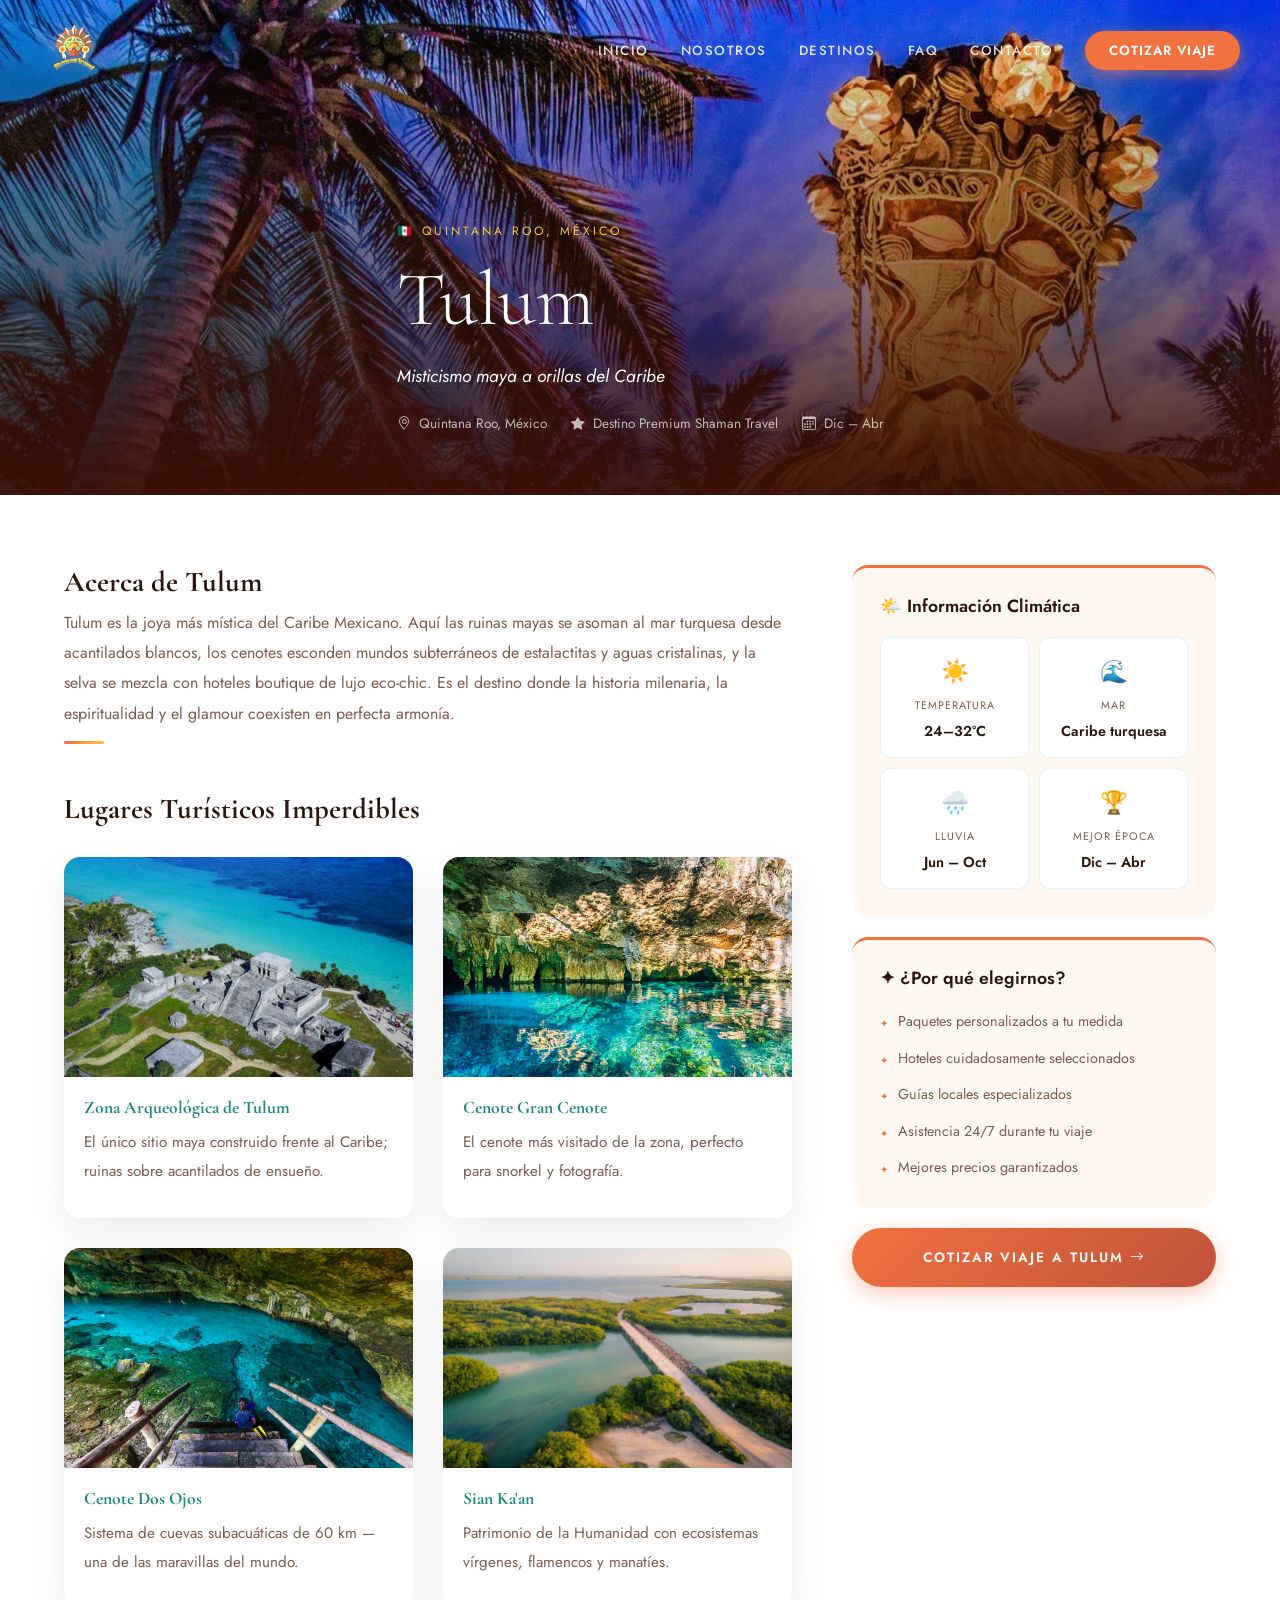
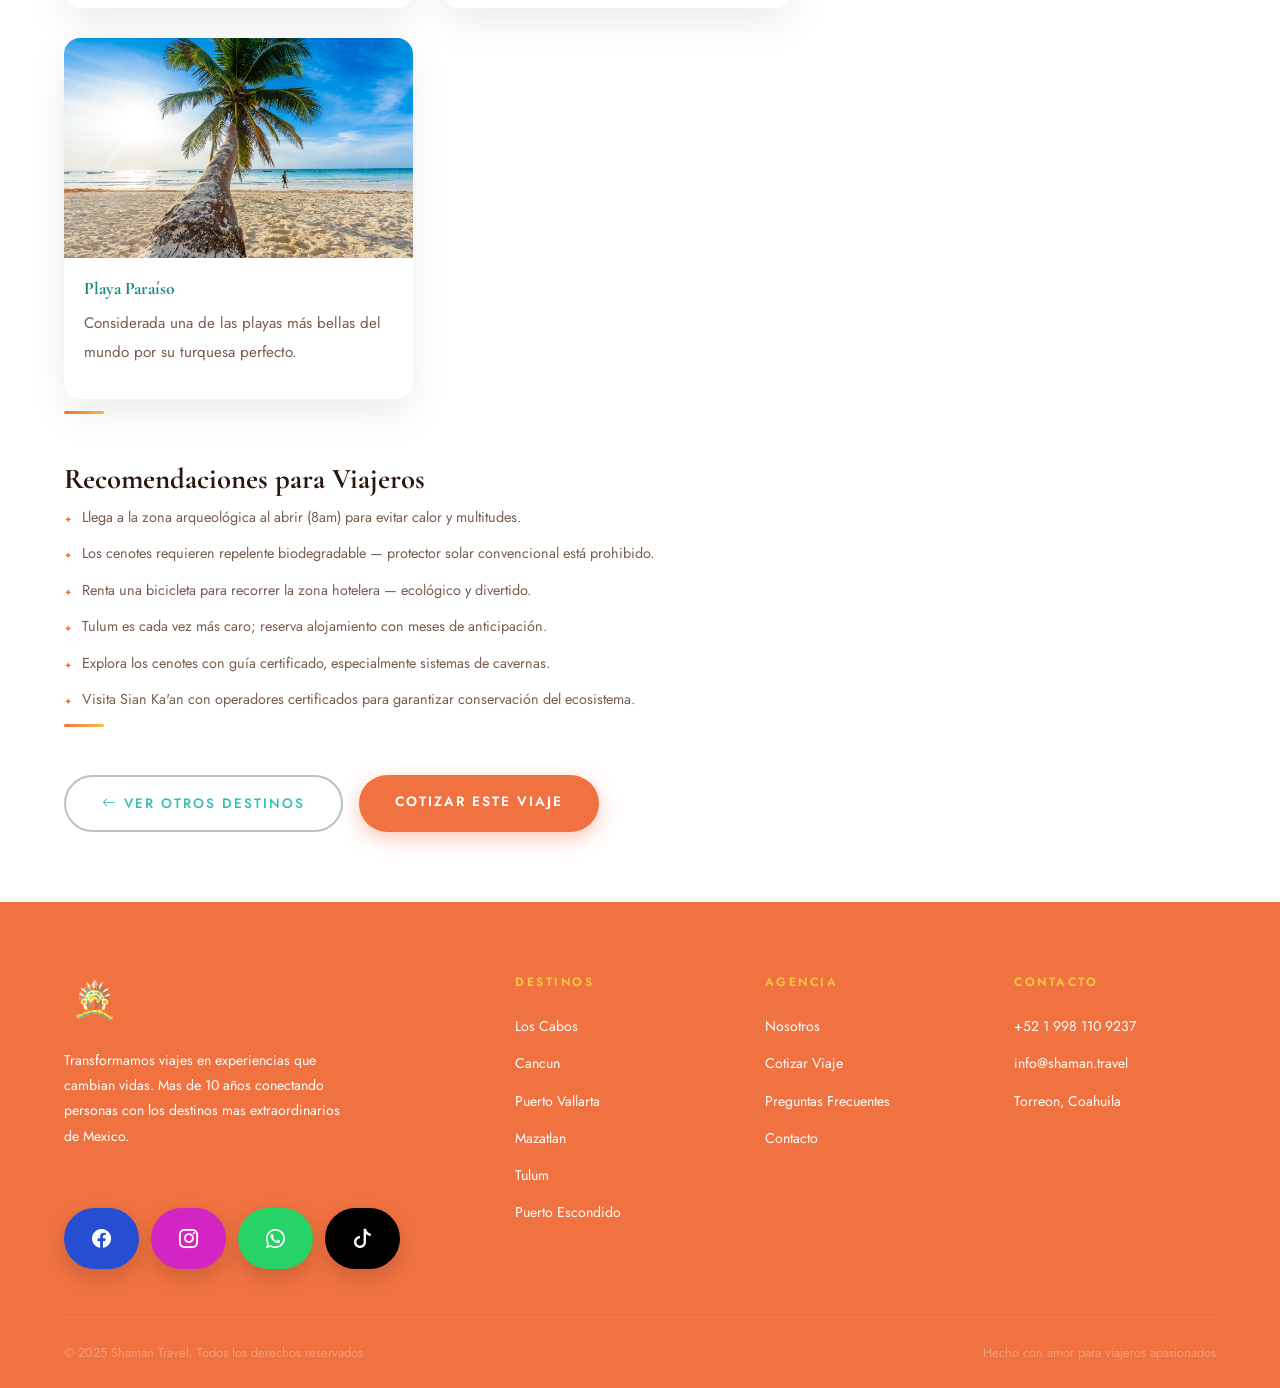
<file: pages/tulum.html>
<!DOCTYPE html>
<html lang="es">
<head>
  <meta charset="UTF-8">
  <meta name="viewport" content="width=device-width, initial-scale=1.0">
  <title>Tulum — Shaman Travel</title>
  <link rel="icon" type="image/png" href="../img/logoSinfondo.png">
  <link rel="stylesheet" href="../css/style.css">
  <link rel="stylesheet" href="https://cdn.jsdelivr.net/npm/bootstrap-icons@1.11.3/font/bootstrap-icons.min.css">
  <link rel="stylesheet" href="https://unpkg.com/aos@2.3.4/dist/aos.css">
</head>
<body>

<!-- MOBILE NAV -->
<nav class="mobile-nav" id="mobileNav">
  <button class="close-btn" id="closeMenu">
    <i class="bi bi-x-lg"></i>
  </button>

  <a href="../index.html">Inicio</a>
  <a href="nosotros.html">Nosotros</a>
  <a href="../index.html#destinos">Destinos</a>
  <a href="../index.html#cotizar">Cotizar</a>
  <a href="faq.html">FAQ</a>
  <a href="../index.html#contacto">Contacto</a>
</nav>

<header class="navbar scrolled" id="navbar">
  <div class="nav-inner">
    <a href="../index.html">
      <img src="../img/logoSinfondo.png" alt="Shaman Travel" class="logo-img">
      <!-- <span class="logo-icon">🌿</span> -->
      <!-- SHAMAN <span>TRAVEL</span> -->
    </a>
    <ul class="nav-links">
      <li><a href="../index.html">Inicio</a></li>
      <li><a href="nosotros.html">Nosotros</a></li>
      <li><a href="../index.html#destinos">Destinos</a></li>
      <li><a href="faq.html">FAQ</a></li>
      <li><a href="../index.html#contacto">Contacto</a></li>
      <li><a href="../index.html#cotizar" class="btn-cotizar">Cotizar Viaje</a></li>
    </ul>
    <div class="hamburger" id="hamburger"><span></span><span></span><span></span></div>
  </div>
</header>

<!-- DESTINATION HERO -->
<section class="dest-hero dest-bg-tulum">
  <div class="dest-hero-overlay"></div>
  <div class="container">
    <div class="dest-hero-tag">🇲🇽 Quintana Roo, México</div>
    <h1>Tulum</h1>
    <p style="color: var(--white); font-size:1.1rem; font-style:italic; margin-bottom: 20px;">Misticismo maya a orillas del Caribe</p>
    <div class="dest-meta">
      <div class="dest-meta-item"><i class="bi bi-geo-alt"></i> Quintana Roo, México</div>
      <div class="dest-meta-item"><i class="bi bi-star-fill" style="color:var(--secondary)"></i> Destino Premium Shaman Travel</div>
      <div class="dest-meta-item"><i class="bi bi-calendar3"></i> Dic – Abr</div>
    </div>
  </div>
</section>

<!-- CONTENT -->
<section class="dest-content" style="padding: 70px 0;">
  <div class="container">
    <div class="dest-layout">

      <!-- MAIN CONTENT -->
      <div class="dest-main">

        <!-- Resumen -->
        <div class="dest-section reveal">
          <h2>Acerca de Tulum</h2>
          <p>Tulum es la joya más mística del Caribe Mexicano. Aquí las ruinas mayas se asoman al mar turquesa desde acantilados blancos, los cenotes esconden mundos subterráneos de estalactitas y aguas cristalinas, y la selva se mezcla con hoteles boutique de lujo eco-chic. Es el destino donde la historia milenaria, la espiritualidad y el glamour coexisten en perfecta armonía.</p>
        </div>

        <!-- Lugares -->
         <div class="dest-section reveal">
          <h2>Lugares Turísticos Imperdibles</h2>
          <div class="places-grid">
            <div class="place-card">
              <div class="place-img">
                <img src="../img/detalles_destinos/tulum/Zona-arqueologica-Tulum.jpg" alt="Zona Arqueológica de Tulum" loading="lazy">
              </div>
              <div class="place-info">
                <h3>Zona Arqueológica de Tulum</h3>
                <p>El único sitio maya construido frente al Caribe; ruinas sobre acantilados de ensueño.</p>
              </div>
            </div>

            <div class="place-card">
              <div class="place-img">
                <img src="../img/detalles_destinos/tulum/Gran-Cenote-Tulum.jpg" alt="Cenote Gran Cenote" loading="lazy">
              </div>
              <div class="place-info">
                <h3>Cenote Gran Cenote</h3>
                <p>El cenote más visitado de la zona, perfecto para snorkel y fotografía.</p>
              </div>
            </div>

            <div class="place-card">
              <div class="place-img">
                <img src="../img/detalles_destinos/tulum/cenote-dos-ojos-snorkeling.jpg" alt="Cenote Dos Ojos" loading="lazy">
              </div>
              <div class="place-info">
                <h3>Cenote Dos Ojos</h3>
                <p>Sistema de cuevas subacuáticas de 60 km — una de las maravillas del mundo.</p>
              </div>
            </div>

            <div class="place-card">
              <div class="place-img">
                <img src="../img/detalles_destinos/tulum/sian-kaan-biosphere-reserve-guide.jpg" alt="Sian Ka'an" loading="lazy">
              </div>
              <div class="place-info">
                <h3>Sian Ka'an</h3>
                <p>Patrimonio de la Humanidad con ecosistemas vírgenes, flamencos y manatíes.</p>
              </div>
            </div>

            <div class="place-card">
              <div class="place-img">
                <img src="../img/detalles_destinos/tulum/shutterstock_747317491-scaled.jpg" alt="Playa Paraíso" loading="lazy">
              </div>
              <div class="place-info">
                <h3>Playa Paraíso</h3>
                <p>Considerada una de las playas más bellas del mundo por su turquesa perfecto.</p>
              </div>
            </div>

          </div>
        </div>

        <!-- Recomendaciones -->
        <div class="dest-section reveal">
          <h2>Recomendaciones para Viajeros</h2>
          <ul class="tips-list">
            <li>Llega a la zona arqueológica al abrir (8am) para evitar calor y multitudes.</li><li>Los cenotes requieren repelente biodegradable — protector solar convencional está prohibido.</li><li>Renta una bicicleta para recorrer la zona hotelera — ecológico y divertido.</li><li>Tulum es cada vez más caro; reserva alojamiento con meses de anticipación.</li><li>Explora los cenotes con guía certificado, especialmente sistemas de cavernas.</li><li>Visita Sian Ka'an con operadores certificados para garantizar conservación del ecosistema.</li>
          </ul>
        </div>

        <!-- CTA volver -->
        <div style="margin-top: 40px; display: flex; gap: 16px; flex-wrap: wrap;">
          <a href="../index.html#destinos" class="btn-outline" style="color: var(--primary); border-color: rgba(26,58,42,0.3);">
            <i class="bi bi-arrow-left"></i> Ver otros destinos
          </a>
          <a href="../index.html#cotizar" class="btn-primary">Cotizar este viaje</a>
        </div>

      </div>

      <!-- SIDEBAR -->
      <div class="dest-sidebar reveal reveal-delay-2">

        <div class="sidebar-card">
          <h3>🌤️ Información Climática</h3>
          <div class="climate-grid">
            
          <div class="climate-item">
            <div class="climate-icon">☀️</div>
            <div class="climate-label">Temperatura</div>
            <div class="climate-value">24–32°C</div>
          </div>
          <div class="climate-item">
            <div class="climate-icon">🌊</div>
            <div class="climate-label">Mar</div>
            <div class="climate-value">Caribe turquesa</div>
          </div>
          <div class="climate-item">
            <div class="climate-icon">🌧️</div>
            <div class="climate-label">Lluvia</div>
            <div class="climate-value">Jun – Oct</div>
          </div>
          <div class="climate-item">
            <div class="climate-icon">🏆</div>
            <div class="climate-label">Mejor época</div>
            <div class="climate-value">Dic – Abr</div>
          </div>
          </div>
        </div>

        <div class="sidebar-card">
          <h3>✦ ¿Por qué elegirnos?</h3>
          <ul class="tips-list">
            <li>Paquetes personalizados a tu medida</li>
            <li>Hoteles cuidadosamente seleccionados</li>
            <li>Guías locales especializados</li>
            <li>Asistencia 24/7 durante tu viaje</li>
            <li>Mejores precios garantizados</li>
          </ul>
        </div>

        <a href="../index.html#cotizar" class="btn-cotiza-dest">
          Cotizar viaje a Tulum <i class="bi bi-arrow-right"></i>
        </a>

        <!-- <div style="margin-top: 20px; text-align: center;">
          <p style="font-size: 0.8rem; color: var(--text-light);">¿Tienes dudas? Escríbenos</p>
          <a href="https://wa.me/528449876543" style="color: #25D366; font-weight: 600; font-size: 0.9rem;">
            <i class="bi bi-whatsapp"></i> WhatsApp
          </a>
        </div> -->

      </div>
    </div>
  </div>
</section>

<!-- Footer -->
<footer class="footer">
  <div class="container">
    <div class="footer-grid">
      <div class="footer-brand">
        <img src="../img/logoSinfondo.png" alt="Shaman Travel" class="footer-logo-img">
        <p>Transformamos viajes en experiencias que cambian vidas. Mas de 10 años conectando personas con los destinos mas extraordinarios de Mexico.</p>
        <br>
        <div class="social-links">
          <a href="https://www.facebook.com/shamantravelcancun"  class="facebook-footer-btn"><i class="bi bi-facebook"></i></a>
          <a href="https://www.instagram.com/shaman_travelmx/" class="instagram-footer-btn"><i class="bi bi-instagram"></i></a>
          <a href="https://wa.me/5219981109237" class="whatsapp-footer-btn" target="_blank"><i class="bi bi-whatsapp"></i>            
          <a href="https://www.tiktok.com/@shamantravel?lang=es-419" class="tiktok-footer-btn"><i class="bi bi-tiktok"></i></a>
        </div>
      </div>
      <div class="footer-col">
        <h5>Destinos</h5>
        <ul class="footer-links">
          <li><a href="los-cabos.html">Los Cabos</a></li>
          <li><a href="cancun.html">Cancun</a></li>
          <li><a href="puerto-vallarta.html">Puerto Vallarta</a></li>
          <li><a href="mazatlan.html">Mazatlan</a></li>
          <li><a href="tulum.html">Tulum</a></li>
          <li><a href="puerto-escondido.html">Puerto Escondido</a></li>
          <!-- <li><a href="pages/colombia.html">Colombia</a></li> -->
        </ul>
      </div>
      <div class="footer-col">
        <h5>Agencia</h5>
        <ul class="footer-links">
          <li><a href="nosotros.html">Nosotros</a></li>
          <li><a href="../index.html#cotizar">Cotizar Viaje</a></li>
          <li><a href="faq.html">Preguntas Frecuentes</a></li>
          <li><a href="../index.html#contacto">Contacto</a></li>
        </ul>
      </div>
      <div class="footer-col">
        <h5>Contacto</h5>
        <ul class="footer-links">
          <li><a href="tel:+5219981109237">+52 1 998 110 9237</a></li>
          <li><a href="mailto:info@shaman.travel">info@shaman.travel</a></li>
          <!-- <a href="https://wa.me/528449876543" class="whatsapp-footer-btn" target="_blank">
          <i class="bi bi-whatsapp"></i>
          3341140707
        </a> -->
          <li><a href="#">Torreon, Coahuila</a></li>
        </ul>
      </div>
    </div>
    <div class="footer-bottom">
      <p>&copy; 2025 Shaman Travel. Todos los derechos reservados.</p>
      <p>Hecho con amor para viajeros apasionados</p>
    </div>
  </div>
</footer>


<div id="toast" class="toast"></div>
<script src="https://unpkg.com/aos@2.3.4/dist/aos.js"></script>
<script src="../js/main.js"></script>
<script>AOS.init({ duration: 800, once: true });</script>
</body>
</html>
</file>
<file: css/style.css>
/* ===== SHAMAN TRAVEL - ESTILOS PRINCIPALES ===== */

@import url('https://fonts.googleapis.com/css2?family=Cormorant+Garamond:ital,wght@0,300;0,400;0,600;0,700;1,300;1,400&family=Jost:wght@300;400;500;600&display=swap');

/* ===== VARIABLES — Paleta del Logo ===== */
:root {
  /* Colores primarios extraídos del logo */
  --primary:      #2BBFB3;   /* Teal/turquesa del logo */
  --primary-dark: #1A8A80;   /* Teal oscuro */
  --orange:       #F07240;   /* Naranja coral del logo */
  --orange-dark:  #C95830;   /* Naranja oscuro */
  --yellow:       #F5C842;   /* Amarillo vibrante del logo */
  --yellow-light: #FFE07A;   /* Amarillo claro */
  --terracota:    #C0513A;   /* Rojo terracota del logo */
  --dark:         #2A0F05;   /* Casi negro para fondo oscuro */
  --dark-2:       #1A0800;   /* Marrón muy oscuro */
  --light:        #FFF8F0;   /* Crema cálido */
  --light-2:      #FEF0E4;   /* Beige suave */
  --text:         #2A1810;   /* Texto principal marrón oscuro */
  --text-light:   #7A5C50;   /* Texto secundario */
  --white:        #FFFFFF;

  /* Gradientes de la marca */
  --gradient:        linear-gradient(135deg, #1A8A80 0%, #2BBFB3 40%, #F07240 100%);
  --gradient-warm:   linear-gradient(135deg, #C0513A 0%, #F07240 50%, #F5C842 100%);
  --gradient-dark:   linear-gradient(135deg, #1C1C1C 0%, #2A1810 100%);
  --gradient-hero:   linear-gradient(135deg, #C0513A 0%, #E06030 30%, #F07240 65%, #F5A030 100%);
  --teal-gradient:   linear-gradient(90deg, #2BBFB3, #F5C842, #F07240);

  --transition: all 0.4s cubic-bezier(0.25, 0.46, 0.45, 0.94);
  --shadow:    0 20px 60px rgba(192,81,58,0.18);
  --shadow-sm: 0 4px 20px rgba(0,0,0,0.08);
}

/* ===== RESET & BASE ===== */
*, *::before, *::after { box-sizing: border-box; margin: 0; padding: 0; }
html { scroll-behavior: smooth; }

body {
  font-family: 'Jost', sans-serif;
  background: var(--light);
  color: var(--text);
  line-height: 1.7;
  overflow-x: hidden;
}

h1, h2, h3, h4 { font-family: 'Cormorant Garamond', serif; line-height: 1.2; }
a { text-decoration: none; color: inherit; }
img { max-width: 100%; display: block; }
section { padding: 90px 0; }

.container {
  max-width: 1200px;
  margin: 0 auto;
  padding: 0 24px;
}

/* ===== NAVBAR ===== */
.navbar {
  position: fixed;
  top: 0; left: 0; right: 0;
  z-index: 1000;
  transition: var(--transition);
}

.navbar.scrolled {
  background: #f07240;
  backdrop-filter: blur(20px);
  box-shadow: 0 4px 30px rgba(192,81,58,0.25);
}

.navbar.transparent { background: transparent; }

.nav-inner {
  display: flex;
  align-items: center;
  justify-content: space-between;
  padding: 16px 40px;
}

/* LOGO IMAGE */
.logo-img {
  height: 67px;
  width: auto;
  display: block;
  filter: drop-shadow(0 2px 8px rgba(240,114,64,0.3));
  transition: var(--transition);
}

.logo-img:hover {
  transform: scale(1.05);
  filter: drop-shadow(0 4px 16px rgba(240,114,64,0.5));
}

.logo-text {
  font-family: 'Cormorant Garamond', serif;
  font-size: 1.6rem;
  font-weight: 700;
  color: var(--white);
  letter-spacing: 2px;
  display: flex;
  align-items: center;
  gap: 12px;
}

.nav-links {
  display: flex;
  list-style: none;
  gap: 32px;
  align-items: center;
}

.nav-links a {
  color: rgba(255,255,255,0.85);
  font-size: 0.83rem;
  letter-spacing: 1.5px;
  text-transform: uppercase;
  font-weight: 500;
  transition: var(--transition);
  position: relative;
}

.nav-links a::after {
  content: '';
  position: absolute;
  bottom: -4px; left: 0;
  width: 0; height: 2px;
  background: var(--yellow);
  transition: var(--transition);
}

.nav-links a:hover { color: var(--yellow); }
.nav-links a:hover::after { width: 100%; }

.btn-cotizar {
  background: var(--orange) !important;
  color: var(--white) !important;
  padding: 10px 24px !important;
  border-radius: 30px !important;
  font-weight: 600 !important;
  letter-spacing: 1px !important;
  transition: var(--transition) !important;
  box-shadow: 0 4px 15px rgba(231, 120, 76, 0.63) !important;
}

.btn-cotizar:hover {
  background: var(--yellow) !important;
  color: var(-- --orange-dark) !important;
  transform: translateY(-2px) !important;
  box-shadow: 0 8px 25px rgba(245,200,66,0.5) !important;
}

.btn-cotizar::after { display: none !important; }

/* Hamburger */
.hamburger {
  display: none;
  flex-direction: column;
  gap: 5px;
  cursor: pointer;
  padding: 5px;
}
.hamburger span {
  display: block;
  width: 25px; height: 2px;
  background: var(--white);
  transition: var(--transition);
}

/* ===== HERO ===== */

 .hero {
  height: 100vh;
  min-height: 700px;
  position: relative;
  display: flex;
  align-items: center;
  justify-content: center;
  overflow: hidden;

  /* Imagen real de fondo */
  background-image: 
    linear-gradient(
      135deg,
      rgba(26,138,128,0.85) 0%,     /* primary-dark */
      rgba(43,191,179,0.75) 30%,    /* primary */
      rgba(240,114,64,0.75) 70%,    /* orange */
      rgba(192,81,58,0.85) 100%     /* terracota */
    ),
    url('../img/logoSinfondo.png'); /* <-- coloca aquí tu imagen */

  background-size: cover;
  background-position: center;
  background-repeat: no-repeat;
}
/* .hero::after {
  content: '';
  position: absolute;
  inset: 0;
  background: linear-gradient(
    to bottom,
    rgba(42,15,5,0.3),
    rgba(42,15,5,0.6)
  );
  z-index: 1;
} */

/* .hero-logo-bg {
  position: absolute;
  inset: 0;
  background-image: url('../img/logo-light.png');
  background-repeat: no-repeat;
  background-position: center center;
  background-size: 70%;
  opacity: 0.13;
  pointer-events: none;
  z-index: 0;
} */

/* .hero-bg {
  position: absolute; inset: 0;
  background-image:
    radial-gradient(ellipse at 15% 60%, rgba(245,200,66,0.2) 0%, transparent 50%),
    radial-gradient(ellipse at 85% 20%, rgba(255,255,255,0.12) 0%, transparent 50%),
    radial-gradient(ellipse at 50% 90%, rgba(245,200,66,0.15) 0%, transparent 40%);
} */

/* Aztec pattern overlay */
/* .hero-pattern {
  position: absolute; inset: 0;
  opacity: 0.05;
  background-image: url("data:image/svg+xml,%3Csvg xmlns='http://www.w3.org/2000/svg' width='80' height='80' viewBox='0 0 80 80'%3E%3Cg fill='%23F5C842'%3E%3Cpath d='M40 0L50 20H30L40 0z'/%3E%3Cpath d='M40 80L30 60h20L40 80z'/%3E%3Cpath d='M0 40L20 30v20L0 40z'/%3E%3Cpath d='M80 40L60 50V30L80 40z'/%3E%3Crect x='32' y='32' width='16' height='16' fill='none' stroke='%23F5C842' stroke-width='2'/%3E%3C/g%3E%3C/svg%3E");
} */

/* .hero-content {
  text-align: center;
  color: var(--white);
  position: relative;
  z-index: 2;
  max-width: 820px;
  padding: 0 24px;
}

.hero-badge {
  display: inline-block;
  background: rgba(245,200,66,0.15);
  border: 1px solid rgba(245,200,66,0.5);
  color: var(--yellow);
  padding: 7px 22px;
  font-size: 0.75rem;
  letter-spacing: 3px;
  text-transform: uppercase;
  margin-bottom: 28px;
  border-radius: 30px;
  animation: fadeInDown 0.8s ease both;
}

.hero-logo {
  width: 120px;
  margin: 0 auto 20px;
  animation: fadeInDown 0.8s ease 0.1s both;
  filter: drop-shadow(0 4px 20px rgba(240,114,64,0.5));
} */

.hero h1 {
  font-size: clamp(3rem, 8vw, 6rem);
  font-weight: 300;
  margin-bottom: 8px;
  animation: fadeInUp 0.8s ease 0.2s both;
  line-height: 1.1;
}

.hero h1 em {
  font-style: italic;
  background: linear-gradient(90deg, var(--yellow), var(--orange));
  -webkit-background-clip: text;
  -webkit-text-fill-color: transparent;
  background-clip: text;
}

.hero-sub {
  font-size: 0.95rem;
  color: rgba(255,255,255,0.6);
  letter-spacing: 3px;
  text-transform: uppercase;
  margin-bottom: 20px;
  animation: fadeInUp 0.8s ease 0.3s both;
}

.hero p {
  font-size: 1.1rem;
  color: rgba(255,255,255,0.8);
  max-width: 560px;
  margin: 0 auto 40px;
  font-weight: 300;
  animation: fadeInUp 0.8s ease 0.4s both;
}

.hero-btns {
  display: flex;
  gap: 16px;
  justify-content: center;
  flex-wrap: wrap;
  animation: fadeInUp 0.8s ease 0.5s both;
}

.btn-primary {
  background: var(--orange);
  color: var(--white);
  padding: 15px 36px;
  font-size: 0.85rem;
  letter-spacing: 2px;
  text-transform: uppercase;
  font-weight: 600;
  border-radius: 30px;
  border: none;
  cursor: pointer;
  transition: var(--transition);
  box-shadow: 0 6px 20px rgba(240,114,64,0.4);
}

.btn-primary:hover {
  background: var(--yellow);
  color: var(-- --orange-dark);
  transform: translateY(-3px);
  box-shadow: 0 12px 30px rgba(245,200,66,0.5);
}

.btn-outline {
  border: 2px solid rgba(245,200,66,0.6);
  color: var(--yellow);
  padding: 15px 36px;
  font-size: 0.85rem;
  letter-spacing: 2px;
  text-transform: uppercase;
  font-weight: 500;
  border-radius: 30px;
  cursor: pointer;
  transition: var(--transition);
  background: transparent;
}

.btn-outline:hover {
  border-color: var(--yellow);
  background: rgba(245,200,66,0.15);
  transform: translateY(-3px);
}

.hero-scroll {
  position: absolute;
  bottom: 40px; left: 50%;
  transform: translateX(-50%);
  display: flex;
  flex-direction: column;
  align-items: center;
  gap: 8px;
  color: rgba(255,255,255,0.45);
  font-size: 0.65rem;
  letter-spacing: 2px;
  text-transform: uppercase;
  animation: fadeIn 1s ease 1s both;
}

.scroll-line {
  width: 1px; height: 40px;
  background: linear-gradient(to bottom, rgba(245,200,66,0.6), transparent);
  animation: scrollLine 2s ease-in-out infinite;
}

/* ===== SECTION HEADERS ===== */
.section-header { text-align: center; margin-bottom: 60px; }

.section-tag {
  display: inline-block;
  color: var(--orange);
  font-size: 0.75rem;
  letter-spacing: 3px;
  text-transform: uppercase;
  margin-bottom: 12px;
  font-weight: 600;
}

.section-header h2 {
  font-size: clamp(2rem, 4vw, 3rem);
  color: var(--text);
  margin-bottom: 16px;
}

.section-header p {
  color: var(--text-light);
  max-width: 550px;
  margin: 0 auto;
  font-size: 1rem;
}

.divider {
  width: 60px; height: 3px;
  background: var(--teal-gradient);
  margin: 14px auto;
  border-radius: 2px;
}

/* ===== MISSION/VISION ===== */
.mvision {
  background: #3A1A0A;
  color: var(--white);
  position: relative;
  overflow: hidden;
}

.mvision::before {
  content: '';
  position: absolute;
  top: -30%; right: -10%;
  width: 600px; height: 600px;
  background: radial-gradient(circle, rgba(245,200,66,0.15) 0%, transparent 70%);
  pointer-events: none;
}

.mvision::after {
  content: '';
  position: absolute;
  bottom: -20%; left: -10%;
  width: 400px; height: 400px;
  background: radial-gradient(circle, rgba(245,200,66,0.1) 0%, transparent 70%);
  pointer-events: none;
}

.mvision .section-header h2 { color: var(--white); }
.mvision .section-tag { color: var(--yellow); }

.cards-grid {
  display: grid;
  grid-template-columns: repeat(3, 1fr);
  gap: 2px;
}

.mv-card {
  background: rgba(255,255,255,0.04);
  border: 1px solid rgba(255,255,255,0.07);
  padding: 48px 36px;
  position: relative;
  overflow: hidden;
  transition: var(--transition);
}

.mv-card::before {
  content: '';
  position: absolute;
  bottom: 0; left: 0;
  width: 100%; height: 3px;
  background: var(--teal-gradient);
  transform: scaleX(0);
  transition: var(--transition);
}

.mv-card:hover { background: rgba(255,255,255,0.07); transform: translateY(-4px); }
.mv-card:hover::before { transform: scaleX(1); }

.mv-icon { font-size: 2.8rem; margin-bottom: 20px; }

.mv-card h3 {
  font-size: 1.6rem;
  color: var(--yellow);
  margin-bottom: 16px;
}

.mv-card p { color: rgba(255,255,255,0.65); font-size: 0.95rem; line-height: 1.8; }

/* ===== ABOUT (HOME SUMMARY) ===== */
.about-home { background: var(--light); }

.about-flex {
  display: grid;
  grid-template-columns: 1fr 1fr;
  gap: 80px;
  align-items: center;
}

.about-visual { position: relative; }

.about-img-main {
  width: 100%;
  height: 480px;
  border-radius: 16px;
  position: relative;
  overflow: hidden;
  background: linear-gradient( 135deg,#f07240,#c0513a  );
  display: flex;
  align-items: center;
  justify-content: center;
}

.about-img-main::before {
  content: '';
  position: absolute; inset: 0;
  background: linear-gradient(135deg, rgba(43,191,179,0.2), rgba(240,114,64,0.15));
}

/* Logo centered in the about visual */
.about-logo {
  width: 100%;
  height: 100%;
  object-fit: contain;   /* mantiene proporción */
  padding: 40px;         /* espacio interno elegante */
  position: relative;
  z-index: 1;
}

.about-badge {
  position: absolute;
  bottom: -20px; right: -20px;
  background: var(--orange);
  color: var(--white);
  padding: 24px;
  border-radius: 12px;
  text-align: center;
  box-shadow: 0 10px 30px rgba(240,114,64,0.4);
}

.about-badge .num {
  font-family: 'Cormorant Garamond', serif;
  font-size: 2.5rem;
  font-weight: 700;
  line-height: 1;
}

.about-badge .label {
  font-size: 0.7rem;
  letter-spacing: 1px;
  text-transform: uppercase;
  margin-top: 4px;
}

.about-text h2 { font-size: 2.5rem; color: var(--text); margin-bottom: 20px; }
.about-text p { color: var(--text-light); margin-bottom: 16px; line-height: 1.9; }

.about-features {
  display: grid;
  grid-template-columns: 1fr 1fr;
  gap: 14px;
  margin-top: 32px;
}

.feature-item {
  display: flex;
  align-items: center;
  gap: 10px;
  font-size: 0.9rem;
  color: var(--text);
}

.feature-item::before {
  content: '✦';
  color: var(--orange);
  font-size: 0.7rem;
  flex-shrink: 0;
}

/* ===== DESTINATIONS ===== */
.destinations { background: var(--white); }

.dest-grid {
  display: grid;
  grid-template-columns: repeat(3, 1fr);
  gap: 24px;
}

/* DETALLES DEL CARD IMAGENES */
.dest-card {
  border-radius: 16px;
  overflow: hidden;
  background: #f3723e;
  position: relative;
  cursor: pointer;
  transition: var(--transition);
}

.dest-card:hover { transform: translateY(-10px); box-shadow: var(--shadow); }

.dest-img {
  height: 260px;
  background-size: cover;
  background-position: center;
  background-repeat: no-repeat;

  display: flex;
  align-items: center;
  justify-content: center;
  font-size: 4rem;
  position: relative;
  overflow: hidden;
  transition: var(--transition);
}

.dest-card:hover .dest-img { transform: scale(1.07); }

/* OPACIDAD IMAGENES DE DESTINO */
.dest-overlay {
  position: absolute; inset: 0;
  /* background: linear-gradient(to top, rgba(185, 57, 18, 0.411) 0%, rgba(199, 125, 105, 0.26) 50%, transparent 100%); */
}

.dest-body { padding: 24px; }

.dest-country {
  font-size: 0.7rem;
  letter-spacing: 2px;
  text-transform: uppercase;
  color: var(--yellow);
  margin-bottom: 6px;
}

.dest-body h3 { font-size: 1.5rem; color: var(--white); margin-bottom: 10px; }

.dest-body p { font-size: 0.85rem; color: rgba(255,255,255,0.55); margin-bottom: 20px; line-height: 1.7; }

.btn-details {
  display: inline-flex;
  align-items: center;
  gap: 8px;
  color: var(--yellow);
  font-size: 0.8rem;
  letter-spacing: 1.5px;
  text-transform: uppercase;
  font-weight: 600;
  border: 1px solid rgba(245,200,66,0.35);
  padding: 10px 20px;
  border-radius: 30px;
  transition: var(--transition);
}

.btn-details:hover {
  background: var(--orange);
  color: var(--white);
  border-color: var(--orange);
  transform: translateX(3px);
}

/* IMAGENES DESTINOS */
.dest-bg-cabos    { background-image: url('../img/destinos/loscabos.jpg'); }
.dest-bg-cancun   { background-image: url('../img/destinos/cancun2.webp'); }
.dest-bg-vallarta { background-image: url('../img/destinos/puertoVallarta.webp'); }
.dest-bg-mazatlan { background-image: url('../img/destinos/mazatlan.jpg'); }
.dest-bg-tulum    { background-image: url('../img/destinos/TULUM-1.webp'); }
.dest-bg-escondido{ background-image: url('../img/destinos/PUERTO\ ESCONDIDO-1.webp') }
.dest-bg-colombia { background-image: url('../img/destinos/COLOMBIA-1.webp'); }

/* ===== COTIZAR ===== */
.cotizar {
  background: #fcd5bfb7;
  position: relative;
  overflow: hidden;
}

.cotizar::before {
  content: '';
  position: absolute; inset: 0;
  /* --background-image: url("data:image/svg+xml,%3Csvg xmlns='http://www.w3.org/2000/svg' width='80' height='80' viewBox='0 0 80 80'%3E%3Cg fill='%23F5C842' fill-opacity='0.04'%3E%3Cpath d='M40 0L50 20H30L40 0z'/%3E%3Cpath d='M40 80L30 60h20L40 80z'/%3E%3Cpath d='M0 40L20 30v20L0 40z'/%3E%3Cpath d='M80 40L60 50V30L80 40z'/%3E%3C/g%3E%3C/svg%3E"); */
}

.cotizar .section-header h2 { color: var(--white); }
.cotizar .section-tag { color: var(--yellow); }
.cotizar .section-header p { color: rgba(255,255,255,0.65); }

.form-container {
  background: rgba(255,255,255,0.05);
  border: 1px solid rgba(245,200,66,0.15);
  border-radius: 20px;
  padding: 48px;
  backdrop-filter: blur(10px);
  max-width: 900px;
  margin: 0 auto;
}

.form-grid {
  display: grid;
  grid-template-columns: repeat(2, 1fr);
  gap: 24px;
}

.form-group { display: flex; flex-direction: column; gap: 8px; }
.form-group.full { grid-column: 1 / -1; }

.form-group label {
  color: rgba(255,255,255,0.65);
  font-size: 0.75rem;
  letter-spacing: 2px;
  text-transform: uppercase;
}

.form-group input,
.form-group select,
.form-group textarea {
  background: rgba(255,255,255,0.07);
  border: 1px solid rgba(255,255,255,0.12);
  border-radius: 10px;
  padding: 14px 16px;
  color: var(--white);
  font-family: 'Jost', sans-serif;
  font-size: 0.95rem;
  transition: var(--transition);
  outline: none;
  width: 100%;
}

.form-group input::placeholder,
.form-group textarea::placeholder { color: rgba(255,255,255,0.3); }

.form-group input:focus,
.form-group select:focus,
.form-group textarea:focus {
  border-color: var(--orange);
  background: rgba(240,114,64,0.08);
  box-shadow: 0 0 0 3px rgba(240,114,64,0.1);
}

.form-group select option { background: #3D1205; color: var(--white); }

.menores-section { grid-column: 1 / -1; }

.menores-section h4 {
  color: var(--yellow);
  margin-bottom: 16px;
  font-size: 0.9rem;
  font-family: 'Jost', sans-serif;
  font-weight: 600;
  letter-spacing: 1.5px;
  text-transform: uppercase;
}

.edades-grid { display: flex; flex-wrap: wrap; gap: 12px; }

.edad-input {
  display: flex;
  align-items: center;
  gap: 8px;
  background: rgba(255,255,255,0.07);
  border: 1px solid rgba(245,200,66,0.2);
  border-radius: 10px;
  padding: 8px 14px;
  color: rgba(255,255,255,0.7);
  font-size: 0.85rem;
}

.edad-input input {
  width: 50px;
  border: none !important;
  background: transparent !important;
  padding: 0 !important;
  text-align: center;
  box-shadow: none !important;
}

.form-submit { text-align: center; margin-top: 36px; }

.form-submit .btn-primary {
  font-size: 0.9rem;
  padding: 18px 60px;
  box-shadow: 0 10px 30px rgba(240,114,64,0.4);
}

/* ===== FAQ ===== */
.faq { background: var(--light-2); }

.faq-list { max-width: 780px; margin: 0 auto; }

.faq-item {
  border-bottom: 1px solid rgba(43,191,179,0.2);
  overflow: hidden;
}

.faq-question {
  display: flex;
  justify-content: space-between;
  align-items: center;
  padding: 24px 0;
  cursor: pointer;
  transition: var(--transition);
  gap: 20px;
}

.faq-question h4 {
  font-family: 'Jost', sans-serif;
  font-size: 1rem;
  font-weight: 500;
  color: var(--text);
  transition: var(--transition);
}

.faq-question:hover h4 { color: var(--orange); }

.faq-icon {
  width: 34px; height: 34px;
  border-radius: 50%;
  border: 2px solid rgba(43,191,179,0.4);
  display: flex;
  align-items: center;
  justify-content: center;
  color: var(--primary);
  font-size: 1.2rem;
  flex-shrink: 0;
  transition: var(--transition);
}

.faq-item.open .faq-icon {
  background: var(--orange);
  color: var(--white);
  border-color: var(--orange);
  transform: rotate(45deg);
}

.faq-answer { max-height: 0; overflow: hidden; transition: max-height 0.4s ease; }

.faq-answer p {
  color: var(--text-light);
  line-height: 1.9;
  padding-bottom: 24px;
  font-size: 0.95rem;
}

.faq-item.open .faq-answer { max-height: 300px; }

/* ===== CONTACT ===== */
.contact { background: var(--white); }

.contact-grid {
  display: grid;
  grid-template-columns: 1fr 1.5fr;
  gap: 60px;
  align-items: start;
}

.contact-info h3 { font-size: 2rem; color: var(--text); margin-bottom: 16px; }
.contact-info p { color: var(--text-light); margin-bottom: 36px; line-height: 1.9; }

.contact-items { display: flex; flex-direction: column; gap: 24px; }

.contact-item { display: flex; gap: 16px; align-items: flex-start; }

.c-icon {
  width: 46px; height: 46px;
  background: linear-gradient(135deg, rgba(43,191,179,0.12), rgba(240,114,64,0.08));
  border: 1px solid rgba(43,191,179,0.2);
  border-radius: 12px;
  display: flex;
  align-items: center;
  justify-content: center;
  font-size: 1.1rem;
  flex-shrink: 0;
}

.c-label { font-size: 0.7rem; letter-spacing: 2px; text-transform: uppercase; color: var(--text-light); margin-bottom: 4px; }
.c-value { font-size: 0.95rem; color: var(--text); font-weight: 500; }

.social-links { display: flex; gap: 12px; margin-top: 32px; }

.social-link {
  width: 44px; height: 44px;
  border: 1px solid rgba(43,191,179,0.3);
  border-radius: 50%;
  display: flex;
  align-items: center;
  justify-content: center;
  font-size: 1rem;
  transition: var(--transition);
  color: var(--primary);
}

.social-link:hover {
  background: var(--orange);
  color: var(--white);
  border-color: var(--orange);
  transform: translateY(-3px);
  box-shadow: 0 6px 20px rgba(240,114,64,0.4);
}

.contact-form {
  background: var(--light);
  padding: 40px;
  border-radius: 20px;
  border-top: 4px solid var(--orange);
}

.contact-form h4 { font-size: 1.5rem; color: var(--text); margin-bottom: 28px; }

.cf-group { display: flex; flex-direction: column; gap: 8px; margin-bottom: 20px; }

.cf-group label { font-size: 0.75rem; letter-spacing: 2px; text-transform: uppercase; color: var(--text-light); }

.cf-group input,
.cf-group textarea {
  background: var(--white);
  border: 1px solid rgba(43,191,179,0.25);
  border-radius: 10px;
  padding: 14px 16px;
  font-family: 'Jost', sans-serif;
  font-size: 0.95rem;
  color: var(--text);
  transition: var(--transition);
  outline: none;
  resize: none;
  width: 100%;
}

.cf-group input:focus,
.cf-group textarea:focus {
  border-color: var(--orange);
  box-shadow: 0 0 0 3px rgba(240,114,64,0.1);
}

.btn-send {
  background: linear-gradient(135deg, var(--orange), var(--terracota));
  color: var(--white);
  padding: 16px 40px;
  border: none;
  border-radius: 30px;
  font-family: 'Jost', sans-serif;
  font-size: 0.85rem;
  letter-spacing: 2px;
  text-transform: uppercase;
  cursor: pointer;
  transition: var(--transition);
  width: 100%;
  box-shadow: 0 6px 20px rgba(240,114,64,0.35);
}

.btn-send:hover {
  background: linear-gradient(135deg, var(--yellow), var(--orange));
  transform: translateY(-2px);
  box-shadow: 0 12px 30px rgba(245,200,66,0.4);
}

/* ===== PAGE HERO ===== */
.page-hero {
  height: 45vh;
  min-height: 300px;
  background: linear-gradient(135deg, #C0513A 0%, #E06030 45%, #F5A030 100%);
  display: flex;
  align-items: flex-end;
  padding-bottom: 60px;
  position: relative;
  overflow: hidden;
}

.page-hero::before {
  content: '';
  position: absolute; inset: 0;
  background-image: url("data:image/svg+xml,%3Csvg xmlns='http://www.w3.org/2000/svg' width='80' height='80' viewBox='0 0 80 80'%3E%3Cg fill='%23F5C842' fill-opacity='0.04'%3E%3Cpath d='M40 0L50 20H30L40 0z'/%3E%3Cpath d='M40 80L30 60h20L40 80z'/%3E%3C/g%3E%3C/svg%3E");
}

.page-hero .container { position: relative; z-index: 1; }

.page-hero-tag {
  color: var(--yellow);
  font-size: 0.75rem;
  letter-spacing: 3px;
  text-transform: uppercase;
  margin-bottom: 12px;
}

.page-hero h1 { font-size: clamp(2.5rem, 5vw, 4rem); color: var(--white); font-weight: 300; }

/* ===== TEAM ===== */
.team-grid { display: grid; grid-template-columns: repeat(4, 1fr); gap: 24px; }

.team-card { text-align: center; }

.team-avatar {
  width: 100px; height: 100px;
  background: linear-gradient(135deg, var(--primary), var(--orange));
  border-radius: 50%;
  display: flex;
  align-items: center;
  justify-content: center;
  font-size: 2.5rem;
  margin: 0 auto 16px;
  box-shadow: 0 8px 25px rgba(240,114,64,0.3);
}

.team-card h4 { font-size: 1.1rem; color: var(--text); margin-bottom: 4px; }
.team-card p { font-size: 0.85rem; color: var(--orange); font-weight: 500; }

/* ===== DESTINATION DETAIL PAGE ===== */
.dest-hero {
  height: 55vh;
  min-height: 400px;
  display: flex;
  align-items: flex-end;
  padding-bottom: 60px;
  position: relative;
  overflow: hidden;
}

.dest-hero-overlay {
  position: absolute; inset: 0;
  background: linear-gradient(to top, rgba(60,18,5,0.95) 0%, rgba(60,18,5,0.35) 60%, transparent 100%);
}

.dest-hero .container { position: relative; z-index: 1; }

.dest-hero-tag {
  color: var(--yellow);
  font-size: 0.75rem;
  letter-spacing: 3px;
  text-transform: uppercase;
  margin-bottom: 12px;
}

.dest-hero h1 { font-size: clamp(2.5rem, 6vw, 5rem); color: var(--white); font-weight: 300; margin-bottom: 16px; }

.dest-meta { display: flex; gap: 24px; flex-wrap: wrap; }

.dest-meta-item { display: flex; align-items: center; gap: 8px; color: rgba(255,255,255,0.7); font-size: 0.85rem; }

.dest-content { background: var(--white); }

.dest-layout {
  display: grid;
  grid-template-columns: 2fr 1fr;
  gap: 60px;
  align-items: start;
}

.dest-section { margin-bottom: 48px; }

.dest-section h2 { font-size: 1.8rem; color: var(--text); margin-bottom: 8px; }

.dest-section::after {
  content: '';
  display: block;
  width: 40px; height: 3px;
  background: linear-gradient(90deg, var(--orange), var(--yellow));
  margin: 12px 0 20px;
  border-radius: 2px;
}

.dest-section p { color: var(--text-light); line-height: 1.9; margin-bottom: 12px; }

.places-list { list-style: none; display: flex; flex-direction: column; gap: 12px; }

.places-list li {
  display: flex;
  gap: 12px;
  align-items: flex-start;
  padding: 16px;
  background: var(--light);
  border-radius: 12px;
  border-left: 3px solid var(--orange);
  transition: var(--transition);
}

.places-list li:hover { background: var(--light-2); transform: translateX(4px); }

.places-list li .place-icon { font-size: 1.3rem; flex-shrink: 0; }
.places-list li .place-name { font-weight: 600; color: var(--text); font-size: 0.95rem; }
.places-list li .place-desc { font-size: 0.83rem; color: var(--text-light); margin-top: 2px; }

.tips-list { list-style: none; display: flex; flex-direction: column; gap: 12px; }

.tips-list li {
  display: flex;
  gap: 10px;
  align-items: flex-start;
  font-size: 0.9rem;
  color: var(--text-light);
  line-height: 1.7;
}

.tips-list li::before {
  content: '✦';
  color: var(--orange);
  font-size: 0.65rem;
  margin-top: 6px;
  flex-shrink: 0;
}

/* Sidebar */
.dest-sidebar { position: sticky; top: 100px; }

.sidebar-card {
  background: var(--light);
  border-radius: 16px;
  padding: 28px;
  margin-bottom: 20px;
  border-top: 3px solid var(--orange);
}

.sidebar-card h3 { font-size: 1.1rem; color: var(--text); margin-bottom: 20px; font-family: 'Jost', sans-serif; font-weight: 600; }

.climate-grid { display: grid; grid-template-columns: 1fr 1fr; gap: 10px; }

.climate-item {
  background: var(--white);
  padding: 14px;
  border-radius: 10px;
  text-align: center;
  border: 1px solid rgba(43,191,179,0.15);
}

.climate-icon { font-size: 1.4rem; margin-bottom: 6px; }
.climate-label { font-size: 0.68rem; text-transform: uppercase; letter-spacing: 1px; color: var(--text-light); }
.climate-value { font-size: 0.9rem; font-weight: 600; color: var(--text); margin-top: 4px; }

.btn-cotiza-dest {
  display: block;
  background: linear-gradient(135deg, var(--orange), var(--terracota));
  color: var(--white);
  text-align: center;
  padding: 18px;
  border-radius: 30px;
  font-size: 0.85rem;
  letter-spacing: 2px;
  text-transform: uppercase;
  transition: var(--transition);
  border: none;
  cursor: pointer;
  width: 100%;
  font-family: 'Jost', sans-serif;
  font-weight: 600;
  box-shadow: 0 6px 20px rgba(240,114,64,0.4);
}

.btn-cotiza-dest:hover {
  background: linear-gradient(135deg, var(--yellow), var(--orange));
  transform: translateY(-2px);
  box-shadow: 0 12px 30px rgba(245,200,66,0.4);
}

/* ===== NOSOTROS PAGE ===== */
.nosotros-content { background: var(--white); }

.nosotros-flex {
  display: grid;
  grid-template-columns: 1fr 1fr;
  gap: 80px;
  align-items: center;
  margin-bottom: 80px;
}

.nosotros-flex.reverse { direction: rtl; }
.nosotros-flex.reverse > * { direction: ltr; }

/* .nosotros-img {
  height: 420px;
  background: linear-gradient(135deg, #C0513A, #F07240);
  border-radius: 16px;
  display: flex;
  align-items: center;
  justify-content: center;
  font-size: 6rem;
  box-shadow: 0 20px 60px rgba(0,0,0,0.2);
} */
 .nosotros-img {
  flex: 1;
  position: relative;
 
}
.nosotros-img img {
  width: 100%;
  height: 420px;
  object-fit: cover;
  border-radius: 18px;
  box-shadow: 0 20px 40px rgba(0,0,0,0.15);
  transition: 0.4s ease;
   background: linear-gradient(135deg, #C0513A, #F07240);
}
.nosotros-img img:hover {
  transform: scale(1.03);
}
.nosotros-text h2 { font-size: 2.2rem; color: var(--text); margin-bottom: 16px; }

.nosotros-text .sub-tag {
  color: var(--orange);
  font-size: 0.75rem;
  letter-spacing: 3px;
  text-transform: uppercase;
  margin-bottom: 12px;
  display: block;
  font-weight: 600;
}

.nosotros-text p { color: var(--text-light); line-height: 1.9; margin-bottom: 16px; }

.valores-grid { display: grid; grid-template-columns: repeat(3, 1fr); gap: 24px; margin-top: 40px; }

.valor-item {
  text-align: center;
  padding: 32px 20px;
  background: var(--light);
  border-radius: 16px;
  transition: var(--transition);
  border-bottom: 3px solid transparent;
}

.valor-item:hover {
  transform: translateY(-6px);
  box-shadow: 0 12px 40px rgba(240,114,64,0.15);
  border-bottom-color: var(--orange);
}

.valor-icon { font-size: 2rem; margin-bottom: 12px; }
.valor-item h4 { font-size: 1rem; color: var(--text); margin-bottom: 8px; font-family: 'Jost', sans-serif; font-weight: 600; }
.valor-item p { font-size: 0.85rem; color: var(--text-light); }

/* ===== FOOTER ===== */
.footer { background: #f07240; color: var(--white); padding: 70px 0 0; }

.footer-grid {
  display: grid;
  grid-template-columns: 2fr 1fr 1fr 1fr;
  gap: 48px;
  padding-bottom: 48px;
}

.footer-logo-img {
  height: 60px;
  width: auto;
  margin-bottom: 16px;
  filter: brightness(1.1);
}

.footer-brand p { color: rgb(255, 255, 255); font-size: 0.88rem; line-height: 1.8; max-width: 280px; }

.footer-col h5 {
  color: var(--yellow);
  font-size: 0.75rem;
  letter-spacing: 2.5px;
  text-transform: uppercase;
  margin-bottom: 20px;
  font-family: 'Jost', sans-serif;
  font-weight: 600;
}

.footer-links { list-style: none; }
.footer-links li { margin-bottom: 10px; }
.footer-links a { color: rgb(255, 255, 255); font-size: 0.88rem; transition: var(--transition); }
.footer-links a:hover { color: var(--orange); padding-left: 4px; }

.footer-bottom {
  border-top: 1px solid rgba(255,255,255,0.07);
  padding: 24px 0;
  display: flex;
  justify-content: space-between;
  align-items: center;
  flex-wrap: wrap;
  gap: 16px;
}

.footer-bottom p { color: rgba(255,255,255,0.3); font-size: 0.8rem; }

/* ===== TOAST ===== */
.toast {
  position: fixed;
  bottom: 30px; right: 30px;
  background: linear-gradient(135deg, var(--primary-dark), var(--primary));
  color: var(--white);
  padding: 16px 24px;
  border-radius: 12px;
  font-size: 0.9rem;
  z-index: 9999;
  transform: translateY(100px);
  opacity: 0;
  transition: var(--transition);
  border-left: 4px solid var(--yellow);
  box-shadow: 0 10px 40px rgba(43,191,179,0.3);
}

.toast.show { transform: translateY(0); opacity: 1; }

/* ===== MOBILE NAV ===== */
.mobile-nav {
  position: fixed;
  top: 0;
  right: -100%;
  width: 280px;
  height: 100%;
  background: #f98f65;
  transition: 0.4s ease;
  z-index: 9999;
  padding: 40px 20px;
}

.mobile-nav.open { display: flex; }

.mobile-nav a {
  color: var(--white);
  font-size: 1.5rem;
  font-family: 'Cormorant Garamond', serif;
  letter-spacing: 2px;
  transition: var(--transition);
}

.mobile-nav a:hover { color: var(--yellow); }

.mobile-nav .close-btn {
  position: absolute;
  top: 24px; right: 24px;
  background: none; border: none;
  color: var(--white);
  font-size: 1.5rem;
  cursor: pointer;
}
.mobile-nav.active {
  right: 0;
}

@media (max-width: 992px) {

  .nav-links {
    display: none; /* ocultamos el menú desktop */
  }

  .mobile-nav {
    display: grid; /* mostramos el menú como lista */
  }

}

/* ===== ANIMATIONS ===== */
@keyframes fadeInDown {
  from { opacity: 0; transform: translateY(-20px); }
  to   { opacity: 1; transform: translateY(0); }
}

@keyframes fadeInUp {
  from { opacity: 0; transform: translateY(30px); }
  to   { opacity: 1; transform: translateY(0); }
}

@keyframes fadeIn {
  from { opacity: 0; }
  to   { opacity: 1; }
}

@keyframes scrollLine {
  0%, 100% { opacity: 0.5; }
  50% { opacity: 1; transform: scaleY(0.5); transform-origin: top; }
}

/* Scroll reveal */
.reveal {
  opacity: 0;
  transform: translateY(40px);
  transition: opacity 0.7s ease, transform 0.7s ease;
}

.reveal.visible { opacity: 1; transform: translateY(0); }
.reveal-delay-1 { transition-delay: 0.1s; }
.reveal-delay-2 { transition-delay: 0.2s; }
.reveal-delay-3 { transition-delay: 0.3s; }
.reveal-delay-4 { transition-delay: 0.4s; }

/* ===== RESPONSIVE ===== */
@media (max-width: 1024px) {
  .dest-grid { grid-template-columns: repeat(2, 1fr); }
  .cards-grid { grid-template-columns: 1fr; }
  .about-flex { grid-template-columns: 1fr; gap: 40px; }
  .footer-grid { grid-template-columns: 1fr 1fr; gap: 32px; }
  .team-grid { grid-template-columns: repeat(2, 1fr); }
  .dest-layout { grid-template-columns: 1fr; }
  .dest-sidebar { position: static; }
}

@media (max-width: 768px) {
  section { padding: 60px 0; }
  .nav-links { display: none; }
  .hamburger { display: flex; }
  .nav-inner { padding: 16px 20px; }
  .dest-grid { grid-template-columns: 1fr; }
  .contact-grid { grid-template-columns: 1fr; }
  .nosotros-flex { grid-template-columns: 1fr; gap: 40px; }
  .nosotros-flex.reverse { direction: ltr; }
  .form-grid { grid-template-columns: 1fr; }
  .valores-grid { grid-template-columns: 1fr; }
  .footer-grid { grid-template-columns: 1fr; }
  .form-container { padding: 28px 20px; }
  .contact-form { padding: 28px 20px; }
  .team-grid { grid-template-columns: repeat(2, 1fr); }
  .hero-logo { width: 90px; }
}

/* GRID */
.places-grid {
  display: grid;
  grid-template-columns: repeat(auto-fit, minmax(260px, 1fr));
  gap: 30px;
  margin-top: 30px;
}

/* CARD */
.place-card {
  background: #fff;
  border-radius: 16px;
  overflow: hidden;
  box-shadow: 0 15px 40px rgba(0,0,0,0.08);
  transition: var(--transition);
}

.place-card:hover {
  transform: translateY(-8px);
  box-shadow: 0 20px 50px rgba(0,0,0,0.15);
}

/* IMAGE */
.place-img {
  height: 220px;
  overflow: hidden;
  position: relative;
}

.place-img img {
  width: 100%;
  height: 100%;
  object-fit: cover;
  transition: 0.6s ease;
}

.place-card:hover .place-img img {
  transform: scale(1.1);
}

/* INFO */
.place-info {
  padding: 20px;
}

.place-info h3 {
  color: var(--primary-dark);
  margin-bottom: 10px;
  font-size: 1.1rem;
}

.place-info p {
  font-size: 0.95rem;
  color: var(--text-light);
}
/* ===== HERO SLIDER ESTILO PREMIUM ===== */

.hero-slider {
  padding: 120px 0 60px;
  display: flex;
  justify-content: center;
  background-color: #eb8d5ef6;
}

.slider-container {
  width: 95%;
  max-width: 1600px;
  position: relative;
  overflow: hidden;
  border-radius: 30px;
}

.slide {
  position: absolute;
  inset: 0;
  opacity: 0;
  transition: opacity 0.8s ease-in-out;
}

.slide.active {
  opacity: 1;
  position: relative;
}

.slide img {
  width: 100%;
  height: 380px; /* más delgado */
  object-fit: cover;
  border-radius: 30px;
}

/* Overlay suave */
.slide::after {
  content: "";
  position: absolute;
  inset: 0;
  border-radius: 30px;
  background: linear-gradient(
    to bottom,
    rgba(0,0,0,0.2),
    rgba(0,0,0,0.4)
  );
}

/* Círculo central */
.slide-center {
  position: absolute;
  top: 50%;
  left: 50%;
  transform: translate(-50%, -50%);
  width: 220px;
  height: 220px;
  /* background: rgba(255,255,255,0.9); */
  border-radius: 50%;
  display: flex;
  flex-direction: column;
  align-items: center;
  justify-content: center;
  /* backdrop-filter: blur(6px); */
  z-index: 2;
  /* box-shadow: 0 20px 60px rgba(0,0,0,0.25); */
}

.slide-center img {
  /* width: 100px; */
  margin-bottom: 10px;
}

.slide-center span {
  font-weight: 600;
  color: var(--primary-dark);
}

/* Flechas */
.slider-btn {
  position: absolute;
  top: 50%;
  transform: translateY(-50%);
  width: 55px;
  height: 55px;
  border-radius: 50%;
  border: none;
  background: rgba(255,255,255,0.8);
  font-size: 22px;
  cursor: pointer;
  transition: 0.3s ease;
  z-index: 3;
}

.slider-btn:hover {
  background: white;
}

.prev {
  left: 20px;
}

.next {
  right: 20px;
}
/* ===== COTIZAR HORIZONTAL ===== */

/* .quote-section {
  padding: 80px 0;
  background: #f7f7f7;
}

.quote-box {
  background: white;
  border-radius: 20px;
  padding: 30px;
  box-shadow: 0 15px 40px rgba(0,0,0,0.08);
  max-width: 1400px;
  margin: auto;
}

.quote-grid {
  display: grid;
  grid-template-columns: 2fr 1fr 1fr 0.8fr 0.8fr 1.2fr;
  gap: 20px;
  align-items: end;
}

.field {
  display: flex;
  flex-direction: column;
} */

.field label {
  font-size: 0.85rem;
  margin-bottom: 8px;
  font-weight: 600;
  color: var(--primary-dark);
}

.field input {
  padding: 14px 18px;
  border-radius: 30px;
  border: 1px solid #ddd;
  outline: none;
  font-size: 0.95rem;
  transition: 0.3s ease;
}

.field input:focus {
  border-color: var(--primary);
  box-shadow: 0 0 0 3px rgba(43,191,179,0.15);
}

/* .quote-button {
  margin-top: 25px;
}

.quote-button .btn-primary {
  padding: 12px 40px;
  border-radius: 30px;
} */
@media (max-width: 1024px) {
  .quote-grid {
    grid-template-columns: 1fr 1fr;
  }
}

@media (max-width: 600px) {
  .quote-grid {
    grid-template-columns: 1fr;
  }
}


@media (max-width: 768px) {

  .slide img {
    height: 250px;
  }

  .slide-center {
    width: 140px;
    height: 140px;
  }

  .slide-center img {
    width: 70px;
  }

}

/* ===== CTA COTIZAR GRANDE ===== */
.quote-cta-section {
  padding: 80px 0;
  background: #f7f7f7;
  position: relative;
  overflow: hidden;
}

.quote-cta-box {
  background: linear-gradient(135deg, #C0513A 0%, #F07240 50%, #F5A030 100%);
  border-radius: 30px;
  padding: 70px 40px;
  text-align: center;
  position: relative;
  overflow: hidden;
  box-shadow: 0 20px 60px rgba(240, 114, 64, 0.3);
}

/* Patrón decorativo de fondo */
.quote-cta-box::before {
  content: '';
  position: absolute;
  inset: 0;
  background-image: url("data:image/svg+xml,%3Csvg xmlns='http://www.w3.org/2000/svg' width='80' height='80' viewBox='0 0 80 80'%3E%3Cg fill='%23F5C842' fill-opacity='0.08'%3E%3Cpath d='M40 0L50 20H30L40 0z'/%3E%3Cpath d='M40 80L30 60h20L40 80z'/%3E%3Cpath d='M0 40L20 30v20L0 40z'/%3E%3Cpath d='M80 40L60 50V30L80 40z'/%3E%3C/g%3E%3C/svg%3E");
  pointer-events: none;
}

.quote-cta-box::after {
  content: '';
  position: absolute;
  top: -50%;
  right: -10%;
  width: 500px;
  height: 500px;
  background: radial-gradient(circle, rgba(245, 200, 66, 0.25) 0%, transparent 70%);
  pointer-events: none;
}

.quote-cta-content {
  position: relative;
  z-index: 1;
  max-width: 800px;
  margin: 0 auto;
}

.quote-cta-tag {
  display: inline-block;
  background: rgba(255, 255, 255, 0.15);
  border: 1px solid rgba(245, 200, 66, 0.5);
  color: #F5C842;
  padding: 8px 24px;
  font-size: 0.75rem;
  letter-spacing: 3px;
  text-transform: uppercase;
  margin-bottom: 24px;
  border-radius: 30px;
  font-weight: 600;
  backdrop-filter: blur(10px);
}

.quote-cta-content h2 {
  font-size: clamp(2.2rem, 5vw, 3.8rem);
  color: #fff;
  margin-bottom: 16px;
  font-weight: 400;
  line-height: 1.1;
}

.quote-cta-content p {
  color: rgba(255, 255, 255, 0.92);
  font-size: 1.15rem;
  margin-bottom: 40px;
  font-weight: 300;
  max-width: 560px;
  margin-left: auto;
  margin-right: auto;
}

.btn-cta-grande {
  display: inline-flex;
  align-items: center;
  gap: 14px;
  background: #fff;
  color: #C0513A;
  padding: 22px 50px;
  border-radius: 50px;
  font-size: 1.1rem;
  font-weight: 700;
  letter-spacing: 1.5px;
  text-transform: uppercase;
  transition: all 0.4s cubic-bezier(0.25, 0.46, 0.45, 0.94);
  box-shadow: 0 15px 40px rgba(0, 0, 0, 0.25);
  position: relative;
  overflow: hidden;
}

.btn-cta-grande i {
  font-size: 1.3rem;
  transition: transform 0.3s ease;
}

.btn-cta-grande:hover {
  background: #F5C842;
  color: #2A0F05;
  transform: translateY(-5px) scale(1.03);
  box-shadow: 0 20px 50px rgba(245, 200, 66, 0.5);
}

.btn-cta-grande:hover i.bi-arrow-right {
  transform: translateX(6px);
}

.btn-cta-grande:hover i.bi-whatsapp {
  transform: rotate(-10deg) scale(1.15);
}

/* Responsive */
@media (max-width: 768px) {
  .quote-cta-section {
    padding: 60px 0;
  }
  
  .quote-cta-box {
    padding: 50px 24px;
    border-radius: 20px;
  }
  
  .btn-cta-grande {
    padding: 18px 32px;
    font-size: 0.95rem;
    letter-spacing: 1px;
  }
  
  .quote-cta-content p {
    font-size: 1rem;
  }
}

/* BOTON WHATSAPP */
.whatsapp-footer-btn {
  display: inline-flex;
  align-items: center;
  gap: 10px;
  background: #25D366;
  color: white;
  padding: 14px 28px;
  border-radius: 50px;
  font-weight: 600;
  font-size: 1rem;
  text-decoration: none;
  transition: 0.3s ease;
  box-shadow: 0 8px 20px rgba(0, 0, 0, 0.15);
}

.whatsapp-footer-btn i {
  font-size: 1.2rem;
}

.whatsapp-footer-btn:hover {
  background: #1ebe5d;
  transform: translateY(-2px);
  box-shadow: 0 12px 25px rgba(0, 0, 0, 0.2);
}
/* BOTON FACEBOOK */
.facebook-footer-btn {
  display: inline-flex;
  align-items: center;
  gap: 10px;
  background: #254ed3;
  color: white;
  padding: 14px 28px;
  border-radius: 50px;
  font-weight: 600;
  font-size: 1rem;
  text-decoration: none;
  transition: 0.3s ease;
  box-shadow: 0 8px 20px rgba(0, 0, 0, 0.15);
}

.facebook-footer-btn i {
  font-size: 1.2rem;
}

.facebook-footer-btn:hover {
  background: #254ed3;
  transform: translateY(-2px);
  box-shadow: 0 12px 25px rgba(0, 0, 0, 0.2);
}

/* BOTON instagram */
.instagram-footer-btn {
  display: inline-flex;
  align-items: center;
  gap: 10px;
  background: #d325c4;
  color: white;
  padding: 14px 28px;
  border-radius: 50px;
  font-weight: 600;
  font-size: 1rem;
  text-decoration: none;
  transition: 0.3s ease;
  box-shadow: 0 8px 20px rgba(0, 0, 0, 0.15);
}

.instagram-footer-btn i {
  font-size: 1.2rem;
}

.instagram-footer-btn:hover {
  background: #d325c4;
  transform: translateY(-2px);
  box-shadow: 0 12px 25px rgba(0, 0, 0, 0.2);
}
/* BOTON tiktok */
.tiktok-footer-btn {
  display: inline-flex;
  align-items: center;
  gap: 10px;
  background: #000000;
  color: white;
  padding: 14px 28px;
  border-radius: 50px;
  font-weight: 600;
  font-size: 1rem;
  text-decoration: none;
  transition: 0.3s ease;
  box-shadow: 0 8px 20px rgba(0, 0, 0, 0.15);
}

.tiktok-footer-btn i {
  font-size: 1.2rem;
}

.tiktok-footer-btn:hover {
  background: #000000;
  transform: translateY(-2px);
  box-shadow: 0 12px 25px rgba(0, 0, 0, 0.2);
}
/* ===== CARRUSEL DE VIAJEROS ===== */
.tgal { position: relative; }
.tgal-intro { color: var(--text-light); margin-bottom: 24px; line-height: 1.9; }
.tgal-viewport { overflow: hidden; border-radius: 18px; }
.tgal-track { display: flex; gap: 16px; transition: transform 0.55s cubic-bezier(0.25,0.46,0.45,0.94); }
.tgal-slide {
  flex: 0 0 calc((100% - 32px) / 3);
  position: relative; border-radius: 16px; overflow: hidden;
  box-shadow: 0 12px 30px rgba(0,0,0,0.1); cursor: pointer; background: var(--light-2);
}
@media (max-width: 900px){ .tgal-slide { flex-basis: calc((100% - 16px) / 2); } }
@media (max-width: 560px){ .tgal-slide { flex-basis: 100%; } }
.tgal-slide img { width: 100%; height: 300px; object-fit: cover; display: block; transition: transform 0.6s ease; }
.tgal-slide:hover img { transform: scale(1.06); }
.tgal-cap {
  position: absolute; inset: auto 0 0 0; padding: 34px 16px 14px;
  background: linear-gradient(to top, rgba(42,15,5,0.85), transparent);
  color: #fff; opacity: 0; transition: var(--transition);
}
.tgal-slide:hover .tgal-cap { opacity: 1; }
.tgal-cap .n { font-weight: 600; font-size: 0.95rem; }
.tgal-cap .d { font-size: 0.8rem; color: var(--yellow); }
.tgal-arrow {
  position: absolute; top: 50%; transform: translateY(-50%);
  width: 52px; height: 52px; border-radius: 50%; border: none;
  background: var(--orange); color: #fff; font-size: 1.3rem; cursor: pointer; z-index: 4;
  box-shadow: 0 8px 22px rgba(240,114,64,0.45); transition: var(--transition);
  display: flex; align-items: center; justify-content: center;
}
.tgal-arrow:hover { background: var(--yellow); color: var(--orange-dark); transform: translateY(-50%) scale(1.08); }
.tgal-arrow:disabled { opacity: 0.35; cursor: default; }
.tgal-prev { left: -18px; } .tgal-next { right: -18px; }
@media (max-width: 560px){ .tgal-prev { left: 6px; } .tgal-next { right: 6px; } }
.tgal-dots { display: flex; justify-content: center; gap: 8px; margin-top: 22px; }
.tgal-dot { width: 9px; height: 9px; border-radius: 50%; border: none; background: rgba(240,114,64,0.3); cursor: pointer; transition: var(--transition); padding: 0; }
.tgal-dot.active { background: var(--orange); width: 26px; border-radius: 6px; }
.tgal-lb { position: fixed; inset: 0; background: rgba(20,8,2,0.92); display: none; align-items: center; justify-content: center; z-index: 10000; padding: 30px; }
.tgal-lb.open { display: flex; }
.tgal-lb img { max-width: 92%; max-height: 82vh; border-radius: 12px; box-shadow: 0 20px 60px rgba(0,0,0,0.5); }
.tgal-lb-close { position: absolute; top: 22px; right: 28px; background: none; border: none; color: #fff; font-size: 1.9rem; cursor: pointer; }
</file>
